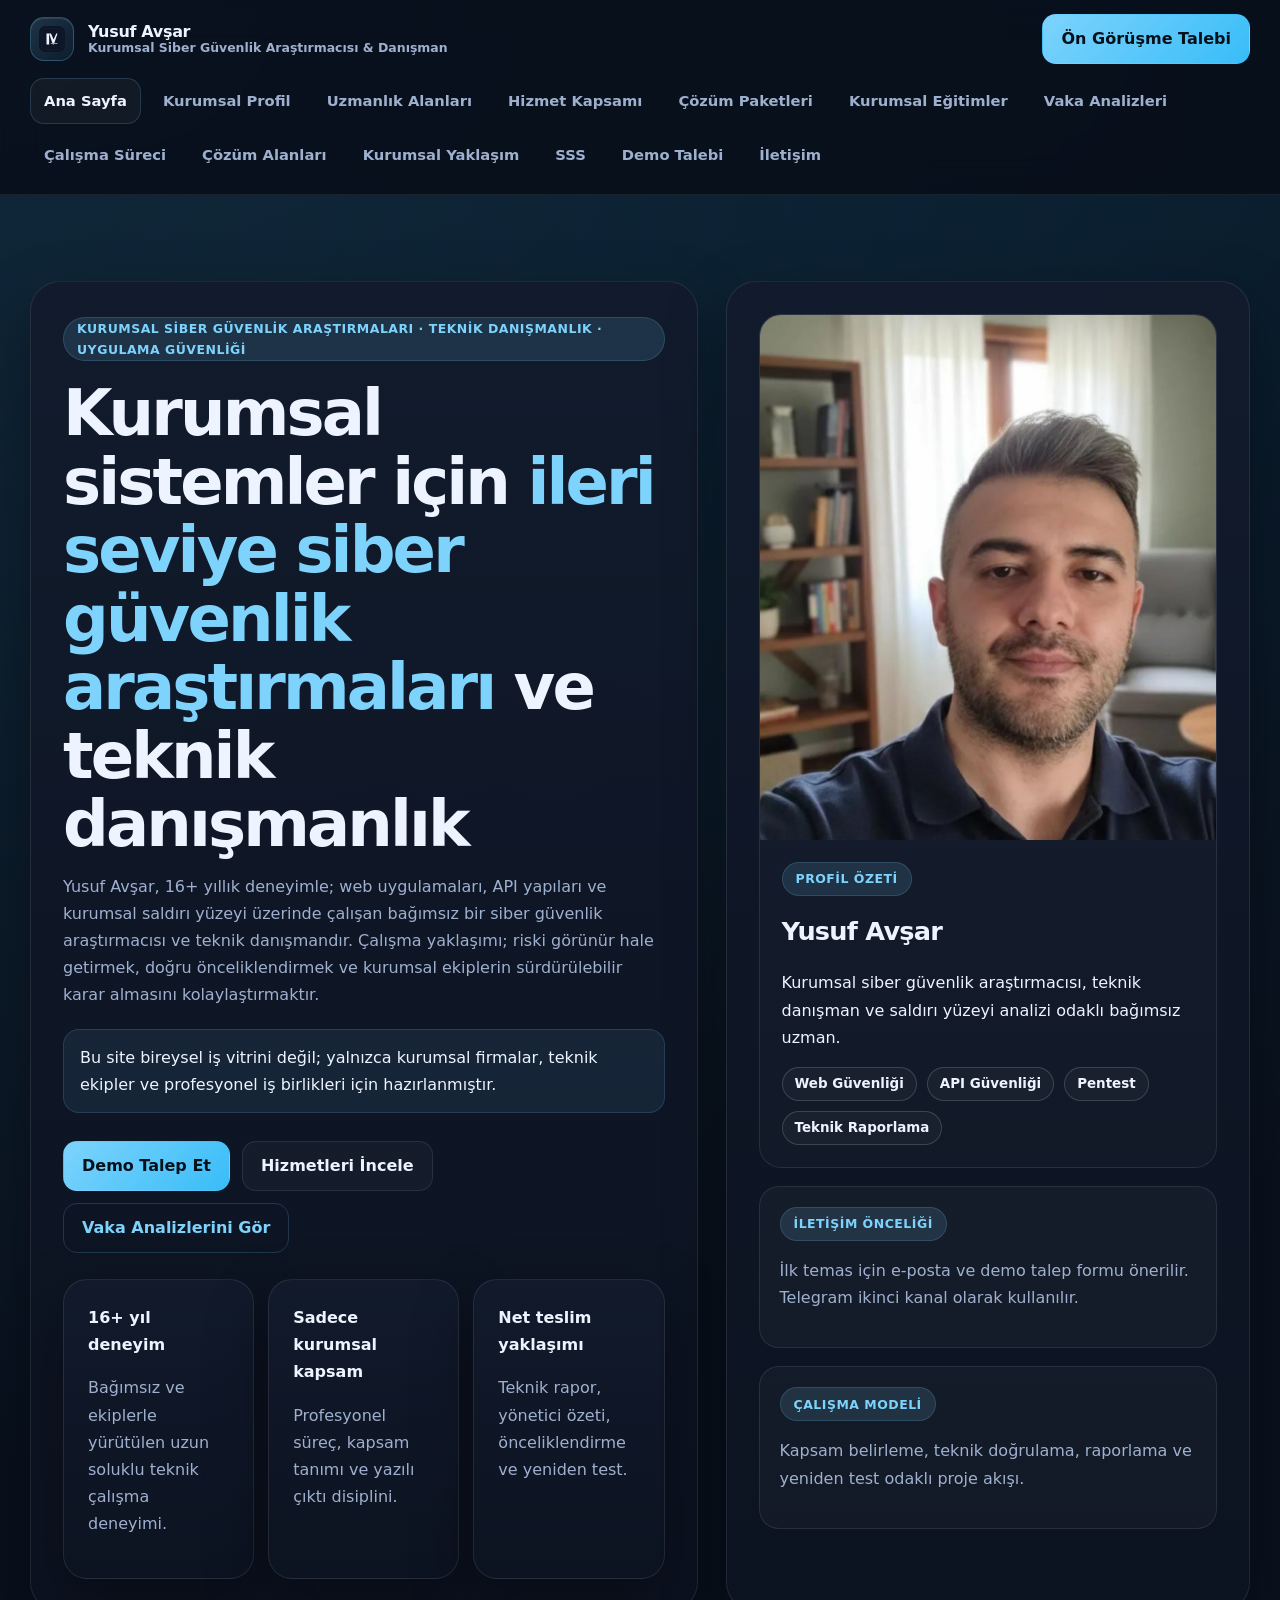
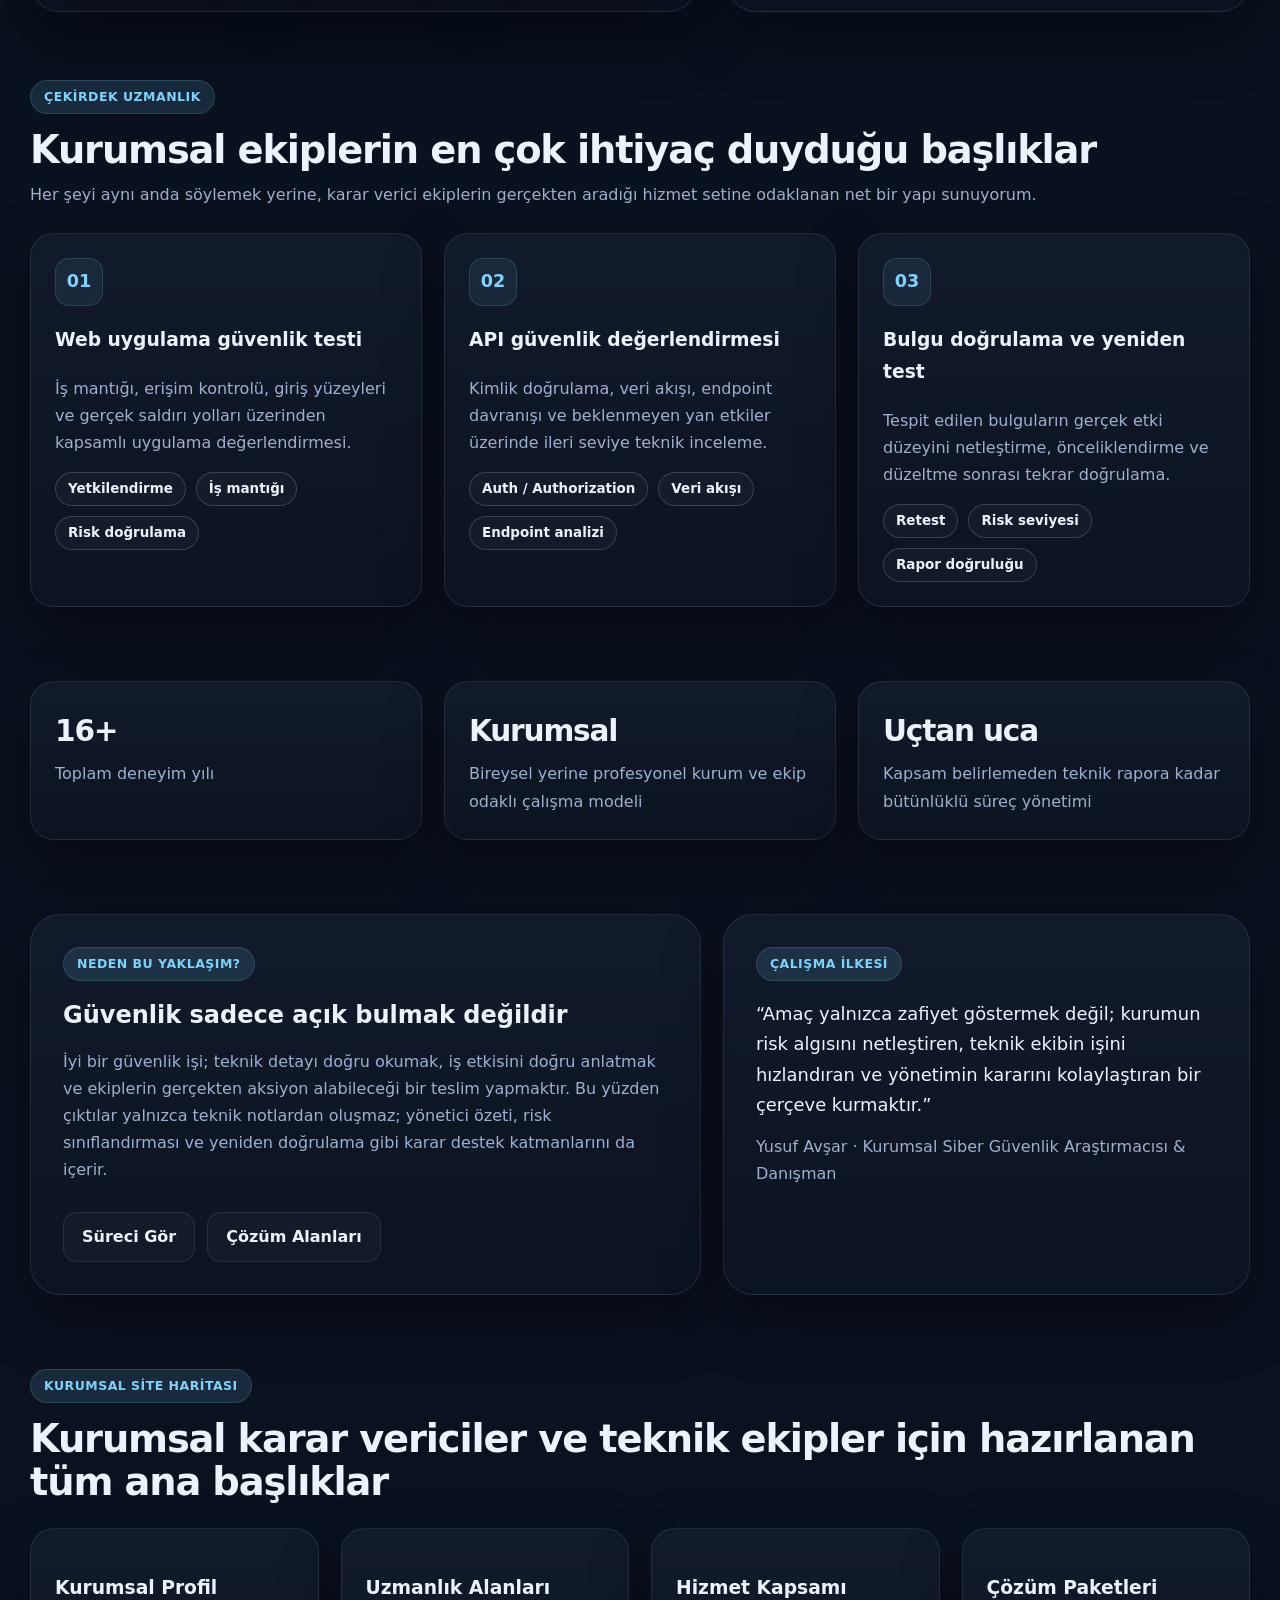
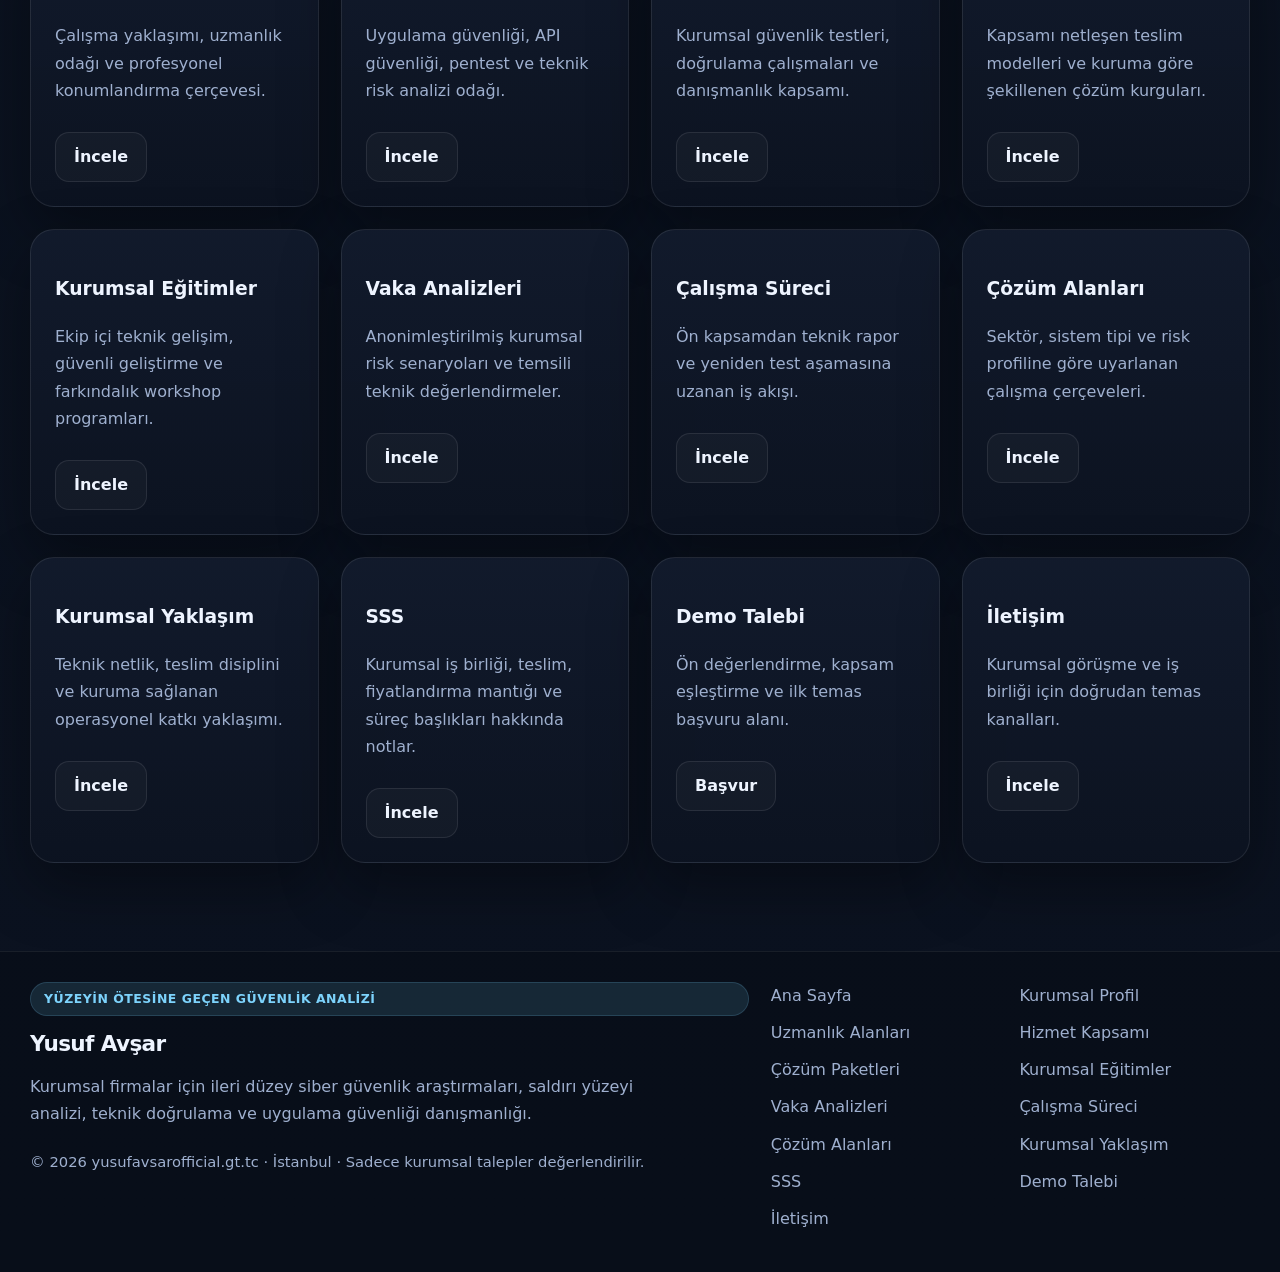
<file: index.html>
<!DOCTYPE html>
<html lang="tr">
<head>
    <meta charset="UTF-8">
    <meta name="viewport" content="width=device-width, initial-scale=1.0">
    <title>Yusuf Avşar | Kurumsal Siber Güvenlik Araştırmaları ve Teknik Danışmanlık</title>
    <meta name="description" content="Yusuf Avşar resmi web sitesi. Kurumsal sistemler için ileri düzey siber güvenlik araştırmaları, saldırı yüzeyi analizi ve teknik danışmanlık.">
    <meta name="theme-color" content="#0b1220">
    <meta property="og:type" content="website">
    <meta property="og:title" content="Yusuf Avşar | Kurumsal Siber Güvenlik Araştırmaları ve Teknik Danışmanlık">
    <meta property="og:description" content="Yusuf Avşar resmi web sitesi. Kurumsal sistemler için ileri düzey siber güvenlik araştırmaları, saldırı yüzeyi analizi ve teknik danışmanlık.">
    <meta property="og:site_name" content="Yusuf Avşar Official">
    <link rel="icon" href="favicon.svg" type="image/svg+xml">
    <link rel="stylesheet" href="site-theme.css">
    <script src="ortak-api.js" defer></script>
</head>
<body>
    <a class="skip-link" href="#icerik">İçeriğe geç</a>
    
    <header class="site-header">
        <div class="container header-inner">
            <a class="brand" href="index.html" aria-label="Yusuf Avşar ana sayfa">
                <span class="brand-mark"><img src="logo.svg" alt="YA logo"></span>
                <span class="brand-text"><strong>Yusuf Avşar</strong><span>Kurumsal Siber Güvenlik Araştırmacısı & Danışman</span></span>
            </a>
            <button class="nav-toggle" type="button" aria-label="Menüyü aç veya kapat" aria-expanded="false"><span></span></button>
            <nav class="site-nav" aria-label="Ana menü"><ul class="nav-list"><li><a class="nav-link" href="index.html">Ana Sayfa</a></li><li><a class="nav-link" href="hakkimda.html">Kurumsal Profil</a></li><li><a class="nav-link" href="faaliyetler.html">Uzmanlık Alanları</a></li><li><a class="nav-link" href="hizmetler.html">Hizmet Kapsamı</a></li><li><a class="nav-link" href="urunler.html">Çözüm Paketleri</a></li><li><a class="nav-link" href="egitimler.html">Kurumsal Eğitimler</a></li><li><a class="nav-link" href="vaka-analizleri.html">Vaka Analizleri</a></li><li><a class="nav-link" href="calisma-sureci.html">Çalışma Süreci</a></li><li><a class="nav-link" href="cozum-alanlari.html">Çözüm Alanları</a></li><li><a class="nav-link" href="katkilar.html">Kurumsal Yaklaşım</a></li><li><a class="nav-link" href="sss.html">SSS</a></li><li><a class="nav-link" href="demo-talep.html">Demo Talebi</a></li><li><a class="nav-link" href="iletisim.html">İletişim</a></li></ul></nav>
            <a class="btn btn-primary header-cta" href="demo-talep.html">Ön Görüşme Talebi</a>
        </div>
    </header>
    <main id="icerik">
<section class="hero">
  <div class="container hero-grid">
    <div class="hero-copy">
      <span class="eyebrow">Kurumsal siber güvenlik araştırmaları · teknik danışmanlık · uygulama güvenliği</span>
      <h1 class="hero-title">Kurumsal sistemler için <span>ileri seviye siber güvenlik araştırmaları</span> ve teknik danışmanlık</h1>
      <p class="hero-text">Yusuf Avşar, 16+ yıllık deneyimle; web uygulamaları, API yapıları ve kurumsal saldırı yüzeyi üzerinde çalışan bağımsız bir siber güvenlik araştırmacısı ve teknik danışmandır. Çalışma yaklaşımı; riski görünür hale getirmek, doğru önceliklendirmek ve kurumsal ekiplerin sürdürülebilir karar almasını kolaylaştırmaktır.</p>
      <div class="notice-bar">Bu site bireysel iş vitrini değil; yalnızca kurumsal firmalar, teknik ekipler ve profesyonel iş birlikleri için hazırlanmıştır.</div>
      <div class="hero-actions">
        <a class="btn btn-primary" href="demo-talep.html">Demo Talep Et</a>
        <a class="btn btn-secondary" href="hizmetler.html">Hizmetleri İncele</a>
        <a class="btn btn-ghost" href="vaka-analizleri.html">Vaka Analizlerini Gör</a>
      </div>
      <div class="hero-highlight">
        <article class="mini-card"><strong>16+ yıl deneyim</strong><p class="muted">Bağımsız ve ekiplerle yürütülen uzun soluklu teknik çalışma deneyimi.</p></article>
        <article class="mini-card"><strong>Sadece kurumsal kapsam</strong><p class="muted">Profesyonel süreç, kapsam tanımı ve yazılı çıktı disiplini.</p></article>
        <article class="mini-card"><strong>Net teslim yaklaşımı</strong><p class="muted">Teknik rapor, yönetici özeti, önceliklendirme ve yeniden test.</p></article>
      </div>
    </div>
    <aside class="hero-panel">
      <div class="portrait-card">
        <img class="portrait" src="profile.jpg" alt="Yusuf Avşar profil fotoğrafı">
        <div class="portrait-body">
          <span class="mini-label">Profil özeti</span>
          <h2>Yusuf Avşar</h2>
          <p>Kurumsal siber güvenlik araştırmacısı, teknik danışman ve saldırı yüzeyi analizi odaklı bağımsız uzman.</p>
          <div class="badge-row">
            <span class="chip">Web Güvenliği</span>
            <span class="chip">API Güvenliği</span>
            <span class="chip">Pentest</span>
            <span class="chip">Teknik Raporlama</span>
          </div>
        </div>
      </div>
      <div class="info-stack">
        <div class="mini-panel"><span class="mini-label">İletişim önceliği</span><p class="muted">İlk temas için e-posta ve demo talep formu önerilir. Telegram ikinci kanal olarak kullanılır.</p></div>
        <div class="mini-panel"><span class="mini-label">Çalışma modeli</span><p class="muted">Kapsam belirleme, teknik doğrulama, raporlama ve yeniden test odaklı proje akışı.</p></div>
      </div>
    </aside>
  </div>
</section>

<section class="section">
  <div class="container section-head">
    <span class="section-kicker">Çekirdek uzmanlık</span>
    <h2>Kurumsal ekiplerin en çok ihtiyaç duyduğu başlıklar</h2>
    <p>Her şeyi aynı anda söylemek yerine, karar verici ekiplerin gerçekten aradığı hizmet setine odaklanan net bir yapı sunuyorum.</p>
  </div>
  <div class="container card-grid card-grid-3">
    <article class="card"><div class="feature-top"><span class="card-icon">01</span></div><h3>Web uygulama güvenlik testi</h3><p>İş mantığı, erişim kontrolü, giriş yüzeyleri ve gerçek saldırı yolları üzerinden kapsamlı uygulama değerlendirmesi.</p><ul class="tag-list"><li>Yetkilendirme</li><li>İş mantığı</li><li>Risk doğrulama</li></ul></article>
    <article class="card"><div class="feature-top"><span class="card-icon">02</span></div><h3>API güvenlik değerlendirmesi</h3><p>Kimlik doğrulama, veri akışı, endpoint davranışı ve beklenmeyen yan etkiler üzerinde ileri seviye teknik inceleme.</p><ul class="tag-list"><li>Auth / Authorization</li><li>Veri akışı</li><li>Endpoint analizi</li></ul></article>
    <article class="card"><div class="feature-top"><span class="card-icon">03</span></div><h3>Bulgu doğrulama ve yeniden test</h3><p>Tespit edilen bulguların gerçek etki düzeyini netleştirme, önceliklendirme ve düzeltme sonrası tekrar doğrulama.</p><ul class="tag-list"><li>Retest</li><li>Risk seviyesi</li><li>Rapor doğruluğu</li></ul></article>
  </div>
</section>

<section class="section">
  <div class="container stats-grid stats-grid-3">
    <article class="stat-card"><strong>16+</strong><p>Toplam deneyim yılı</p></article>
    <article class="stat-card"><strong>Kurumsal</strong><p>Bireysel yerine profesyonel kurum ve ekip odaklı çalışma modeli</p></article>
    <article class="stat-card"><strong>Uçtan uca</strong><p>Kapsam belirlemeden teknik rapora kadar bütünlüklü süreç yönetimi</p></article>
  </div>
</section>

<section class="section">
  <div class="container split-layout">
    <article class="panel">
      <span class="section-kicker">Neden bu yaklaşım?</span>
      <h2 style="margin:14px 0 12px;">Güvenlik sadece açık bulmak değildir</h2>
      <p class="lead">İyi bir güvenlik işi; teknik detayı doğru okumak, iş etkisini doğru anlatmak ve ekiplerin gerçekten aksiyon alabileceği bir teslim yapmaktır. Bu yüzden çıktılar yalnızca teknik notlardan oluşmaz; yönetici özeti, risk sınıflandırması ve yeniden doğrulama gibi karar destek katmanlarını da içerir.</p>
      <div class="actions"><a class="btn btn-secondary" href="calisma-sureci.html">Süreci Gör</a><a class="btn btn-secondary" href="cozum-alanlari.html">Çözüm Alanları</a></div>
    </article>
    <aside class="quote-box">
      <span class="section-kicker">Çalışma ilkesi</span>
      <blockquote>“Amaç yalnızca zafiyet göstermek değil; kurumun risk algısını netleştiren, teknik ekibin işini hızlandıran ve yönetimin kararını kolaylaştıran bir çerçeve kurmaktır.”</blockquote>
      <cite>Yusuf Avşar · Kurumsal Siber Güvenlik Araştırmacısı & Danışman</cite>
    </aside>
  </div>
</section>

<section class="section">
  <div class="container section-head">
    <span class="section-kicker">Kurumsal site haritası</span>
    <h2>Kurumsal karar vericiler ve teknik ekipler için hazırlanan tüm ana başlıklar</h2>
  </div>
  <div class="container grid-4">
    <article class="card"><h3>Kurumsal Profil</h3><p>Çalışma yaklaşımı, uzmanlık odağı ve profesyonel konumlandırma çerçevesi.</p><div class="actions"><a class="btn btn-secondary" href="hakkimda.html">İncele</a></div></article>
    <article class="card"><h3>Uzmanlık Alanları</h3><p>Uygulama güvenliği, API güvenliği, pentest ve teknik risk analizi odağı.</p><div class="actions"><a class="btn btn-secondary" href="faaliyetler.html">İncele</a></div></article>
    <article class="card"><h3>Hizmet Kapsamı</h3><p>Kurumsal güvenlik testleri, doğrulama çalışmaları ve danışmanlık kapsamı.</p><div class="actions"><a class="btn btn-secondary" href="hizmetler.html">İncele</a></div></article>
    <article class="card"><h3>Çözüm Paketleri</h3><p>Kapsamı netleşen teslim modelleri ve kuruma göre şekillenen çözüm kurguları.</p><div class="actions"><a class="btn btn-secondary" href="urunler.html">İncele</a></div></article>
    <article class="card"><h3>Kurumsal Eğitimler</h3><p>Ekip içi teknik gelişim, güvenli geliştirme ve farkındalık workshop programları.</p><div class="actions"><a class="btn btn-secondary" href="egitimler.html">İncele</a></div></article>
    <article class="card"><h3>Vaka Analizleri</h3><p>Anonimleştirilmiş kurumsal risk senaryoları ve temsili teknik değerlendirmeler.</p><div class="actions"><a class="btn btn-secondary" href="vaka-analizleri.html">İncele</a></div></article>
    <article class="card"><h3>Çalışma Süreci</h3><p>Ön kapsamdan teknik rapor ve yeniden test aşamasına uzanan iş akışı.</p><div class="actions"><a class="btn btn-secondary" href="calisma-sureci.html">İncele</a></div></article>
    <article class="card"><h3>Çözüm Alanları</h3><p>Sektör, sistem tipi ve risk profiline göre uyarlanan çalışma çerçeveleri.</p><div class="actions"><a class="btn btn-secondary" href="cozum-alanlari.html">İncele</a></div></article>
    <article class="card"><h3>Kurumsal Yaklaşım</h3><p>Teknik netlik, teslim disiplini ve kuruma sağlanan operasyonel katkı yaklaşımı.</p><div class="actions"><a class="btn btn-secondary" href="katkilar.html">İncele</a></div></article>
    <article class="card"><h3>SSS</h3><p>Kurumsal iş birliği, teslim, fiyatlandırma mantığı ve süreç başlıkları hakkında notlar.</p><div class="actions"><a class="btn btn-secondary" href="sss.html">İncele</a></div></article>
    <article class="card"><h3>Demo Talebi</h3><p>Ön değerlendirme, kapsam eşleştirme ve ilk temas başvuru alanı.</p><div class="actions"><a class="btn btn-secondary" href="demo-talep.html">Başvur</a></div></article>
    <article class="card"><h3>İletişim</h3><p>Kurumsal görüşme ve iş birliği için doğrudan temas kanalları.</p><div class="actions"><a class="btn btn-secondary" href="iletisim.html">İncele</a></div></article>
  </div>
</section>

    </main>
    
    <footer class="site-footer">
        <div class="container footer-inner">
            <div class="footer-brand">
                <span class="section-kicker">Yüzeyin ötesine geçen güvenlik analizi</span>
                <h3 style="margin:0;font-size:1.35rem;letter-spacing:-.03em;">Yusuf Avşar</h3>
                <p class="muted" style="margin:0;max-width:640px;">Kurumsal firmalar için ileri düzey siber güvenlik araştırmaları, saldırı yüzeyi analizi, teknik doğrulama ve uygulama güvenliği danışmanlığı.</p>
                <div class="footer-meta">© <span data-current-year></span> yusufavsarofficial.gt.tc · İstanbul · Sadece kurumsal talepler değerlendirilir.</div>
            </div>
            <ul class="footer-links"><li><a href="index.html">Ana Sayfa</a></li><li><a href="hakkimda.html">Kurumsal Profil</a></li><li><a href="faaliyetler.html">Uzmanlık Alanları</a></li><li><a href="hizmetler.html">Hizmet Kapsamı</a></li><li><a href="urunler.html">Çözüm Paketleri</a></li><li><a href="egitimler.html">Kurumsal Eğitimler</a></li><li><a href="vaka-analizleri.html">Vaka Analizleri</a></li><li><a href="calisma-sureci.html">Çalışma Süreci</a></li><li><a href="cozum-alanlari.html">Çözüm Alanları</a></li><li><a href="katkilar.html">Kurumsal Yaklaşım</a></li><li><a href="sss.html">SSS</a></li><li><a href="demo-talep.html">Demo Talebi</a></li><li><a href="iletisim.html">İletişim</a></li></ul>
        </div>
    </footer>
    
</body>
</html>
</file>
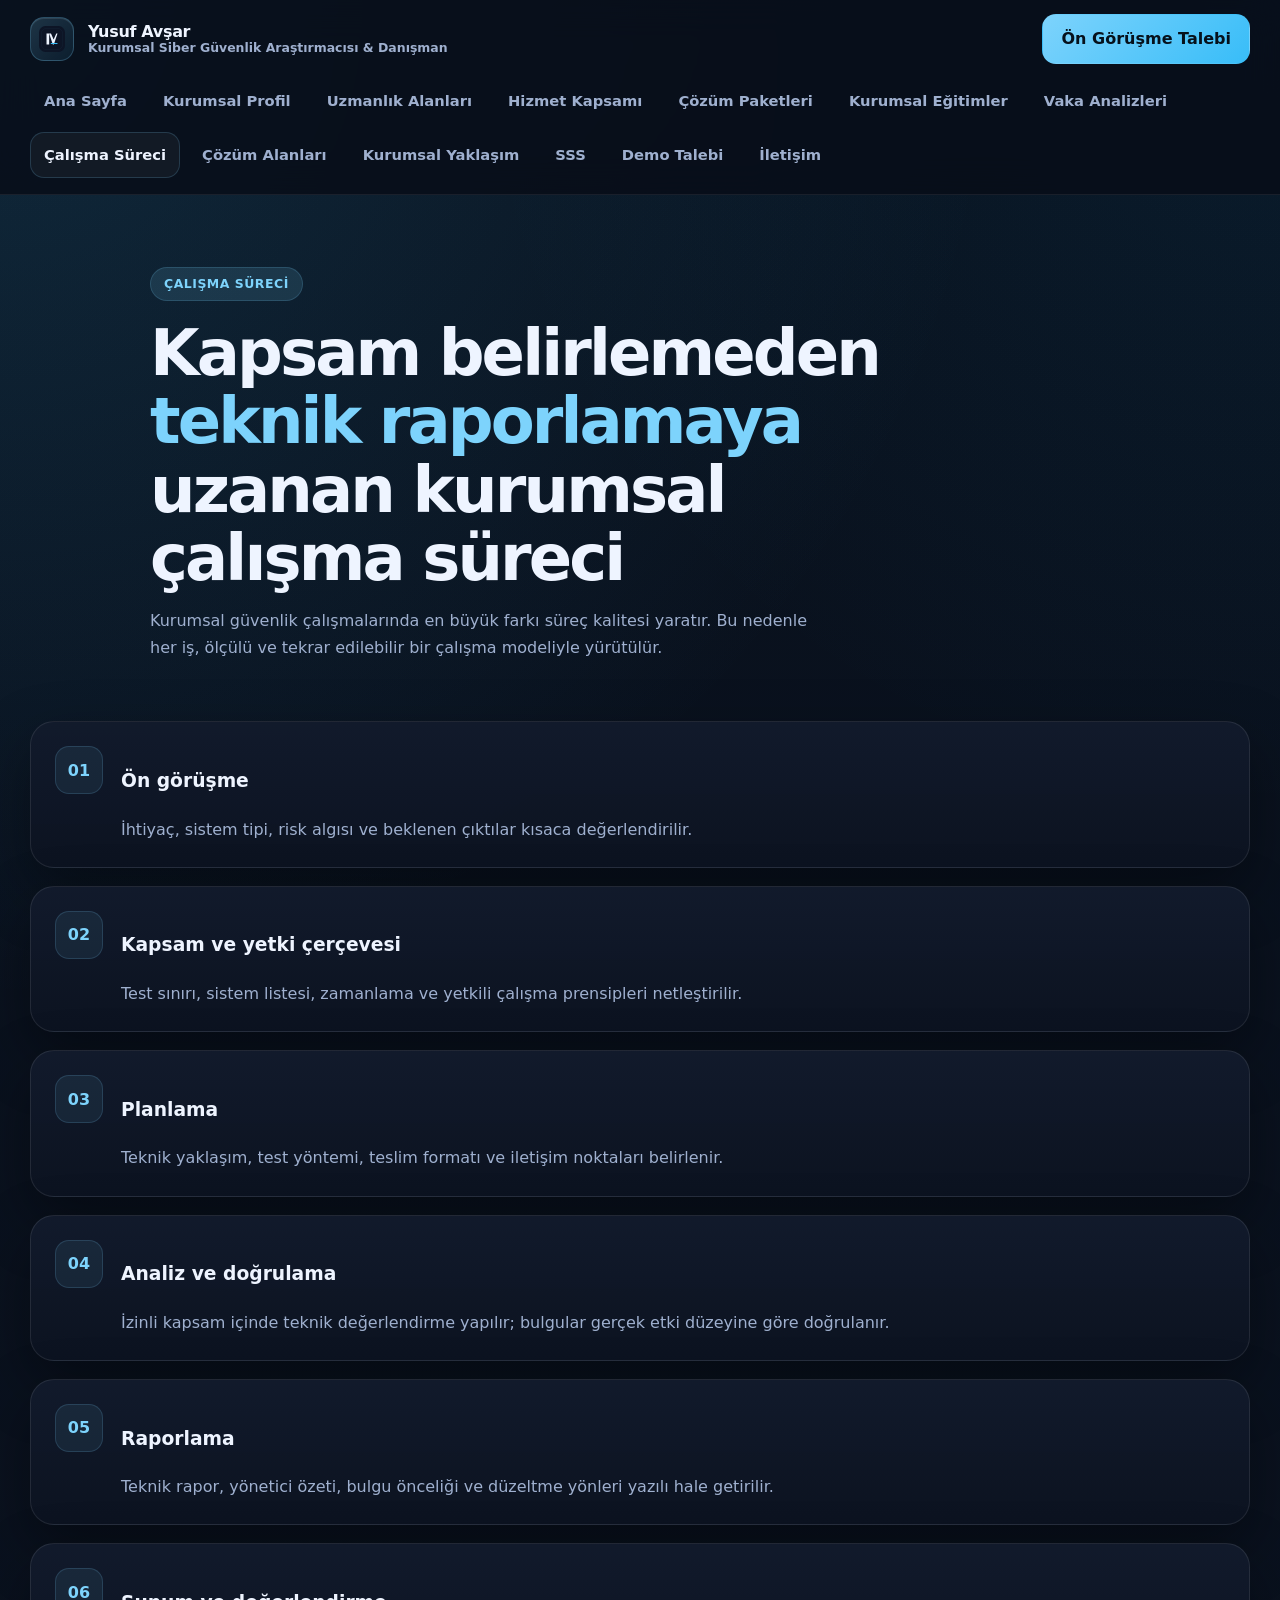
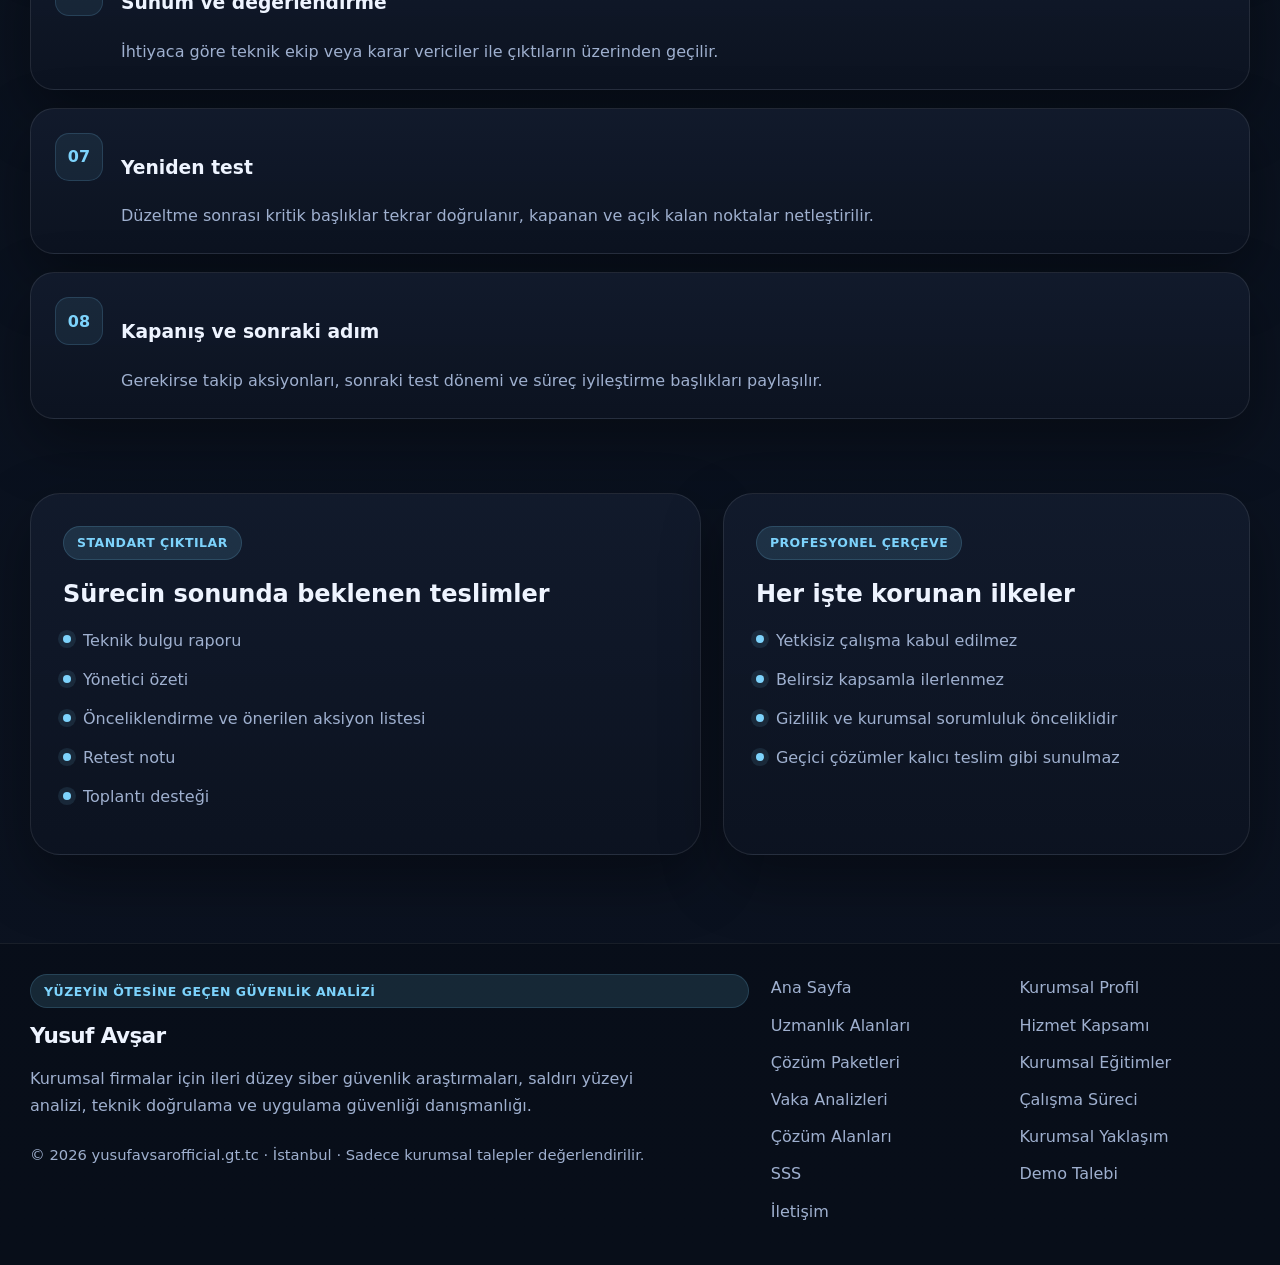
<file: calisma-sureci.html>
<!DOCTYPE html>
<html lang="tr">
<head>
    <meta charset="UTF-8">
    <meta name="viewport" content="width=device-width, initial-scale=1.0">
    <title>Çalışma Süreci | Ön Kapsamdan Teknik Rapor ve Yeniden Teste Uzanan Kurumsal Akış</title>
    <meta name="description" content="Ön görüşme, kapsam, analiz, raporlama ve yeniden test aşamalarını içeren profesyonel süreç.">
    <meta name="theme-color" content="#0b1220">
    <meta property="og:type" content="website">
    <meta property="og:title" content="Çalışma Süreci | Ön Kapsamdan Teknik Rapor ve Yeniden Teste Uzanan Kurumsal Akış">
    <meta property="og:description" content="Ön görüşme, kapsam, analiz, raporlama ve yeniden test aşamalarını içeren profesyonel süreç.">
    <meta property="og:site_name" content="Yusuf Avşar Official">
    <link rel="icon" href="favicon.svg" type="image/svg+xml">
    <link rel="stylesheet" href="site-theme.css">
    <script src="ortak-api.js" defer></script>
</head>
<body>
    <a class="skip-link" href="#icerik">İçeriğe geç</a>
    
    <header class="site-header">
        <div class="container header-inner">
            <a class="brand" href="index.html" aria-label="Yusuf Avşar ana sayfa">
                <span class="brand-mark"><img src="logo.svg" alt="YA logo"></span>
                <span class="brand-text"><strong>Yusuf Avşar</strong><span>Kurumsal Siber Güvenlik Araştırmacısı & Danışman</span></span>
            </a>
            <button class="nav-toggle" type="button" aria-label="Menüyü aç veya kapat" aria-expanded="false"><span></span></button>
            <nav class="site-nav" aria-label="Ana menü"><ul class="nav-list"><li><a class="nav-link" href="index.html">Ana Sayfa</a></li><li><a class="nav-link" href="hakkimda.html">Kurumsal Profil</a></li><li><a class="nav-link" href="faaliyetler.html">Uzmanlık Alanları</a></li><li><a class="nav-link" href="hizmetler.html">Hizmet Kapsamı</a></li><li><a class="nav-link" href="urunler.html">Çözüm Paketleri</a></li><li><a class="nav-link" href="egitimler.html">Kurumsal Eğitimler</a></li><li><a class="nav-link" href="vaka-analizleri.html">Vaka Analizleri</a></li><li><a class="nav-link" href="calisma-sureci.html">Çalışma Süreci</a></li><li><a class="nav-link" href="cozum-alanlari.html">Çözüm Alanları</a></li><li><a class="nav-link" href="katkilar.html">Kurumsal Yaklaşım</a></li><li><a class="nav-link" href="sss.html">SSS</a></li><li><a class="nav-link" href="demo-talep.html">Demo Talebi</a></li><li><a class="nav-link" href="iletisim.html">İletişim</a></li></ul></nav>
            <a class="btn btn-primary header-cta" href="demo-talep.html">Ön Görüşme Talebi</a>
        </div>
    </header>
    <main id="icerik">
<section class="page-hero"><div class="container"><span class="eyebrow">Çalışma süreci</span><h1 class="page-title">Kapsam belirlemeden <span>teknik raporlamaya</span> uzanan kurumsal çalışma süreci</h1><p class="lead">Kurumsal güvenlik çalışmalarında en büyük farkı süreç kalitesi yaratır. Bu nedenle her iş, ölçülü ve tekrar edilebilir bir çalışma modeliyle yürütülür.</p></div></section>
<section class="section"><div class="container timeline">
<article class="timeline-item"><span class="timeline-step">01</span><div><h3>Ön görüşme</h3><p>İhtiyaç, sistem tipi, risk algısı ve beklenen çıktılar kısaca değerlendirilir.</p></div></article>
<article class="timeline-item"><span class="timeline-step">02</span><div><h3>Kapsam ve yetki çerçevesi</h3><p>Test sınırı, sistem listesi, zamanlama ve yetkili çalışma prensipleri netleştirilir.</p></div></article>
<article class="timeline-item"><span class="timeline-step">03</span><div><h3>Planlama</h3><p>Teknik yaklaşım, test yöntemi, teslim formatı ve iletişim noktaları belirlenir.</p></div></article>
<article class="timeline-item"><span class="timeline-step">04</span><div><h3>Analiz ve doğrulama</h3><p>İzinli kapsam içinde teknik değerlendirme yapılır; bulgular gerçek etki düzeyine göre doğrulanır.</p></div></article>
<article class="timeline-item"><span class="timeline-step">05</span><div><h3>Raporlama</h3><p>Teknik rapor, yönetici özeti, bulgu önceliği ve düzeltme yönleri yazılı hale getirilir.</p></div></article>
<article class="timeline-item"><span class="timeline-step">06</span><div><h3>Sunum ve değerlendirme</h3><p>İhtiyaca göre teknik ekip veya karar vericiler ile çıktıların üzerinden geçilir.</p></div></article>
<article class="timeline-item"><span class="timeline-step">07</span><div><h3>Yeniden test</h3><p>Düzeltme sonrası kritik başlıklar tekrar doğrulanır, kapanan ve açık kalan noktalar netleştirilir.</p></div></article>
<article class="timeline-item"><span class="timeline-step">08</span><div><h3>Kapanış ve sonraki adım</h3><p>Gerekirse takip aksiyonları, sonraki test dönemi ve süreç iyileştirme başlıkları paylaşılır.</p></div></article>
</div></section>
<section class="section"><div class="container split-layout"><article class="panel"><span class="section-kicker">Standart çıktılar</span><h2 style="margin:14px 0 12px;">Sürecin sonunda beklenen teslimler</h2><ul class="check-list"><li>Teknik bulgu raporu</li><li>Yönetici özeti</li><li>Önceliklendirme ve önerilen aksiyon listesi</li><li>Retest notu</li><li>Toplantı desteği</li></ul></article><aside class="panel"><span class="section-kicker">Profesyonel çerçeve</span><h2 style="margin:14px 0 12px;">Her işte korunan ilkeler</h2><ul class="policy-list"><li>Yetkisiz çalışma kabul edilmez</li><li>Belirsiz kapsamla ilerlenmez</li><li>Gizlilik ve kurumsal sorumluluk önceliklidir</li><li>Geçici çözümler kalıcı teslim gibi sunulmaz</li></ul></aside></div></section>

    </main>
    
    <footer class="site-footer">
        <div class="container footer-inner">
            <div class="footer-brand">
                <span class="section-kicker">Yüzeyin ötesine geçen güvenlik analizi</span>
                <h3 style="margin:0;font-size:1.35rem;letter-spacing:-.03em;">Yusuf Avşar</h3>
                <p class="muted" style="margin:0;max-width:640px;">Kurumsal firmalar için ileri düzey siber güvenlik araştırmaları, saldırı yüzeyi analizi, teknik doğrulama ve uygulama güvenliği danışmanlığı.</p>
                <div class="footer-meta">© <span data-current-year></span> yusufavsarofficial.gt.tc · İstanbul · Sadece kurumsal talepler değerlendirilir.</div>
            </div>
            <ul class="footer-links"><li><a href="index.html">Ana Sayfa</a></li><li><a href="hakkimda.html">Kurumsal Profil</a></li><li><a href="faaliyetler.html">Uzmanlık Alanları</a></li><li><a href="hizmetler.html">Hizmet Kapsamı</a></li><li><a href="urunler.html">Çözüm Paketleri</a></li><li><a href="egitimler.html">Kurumsal Eğitimler</a></li><li><a href="vaka-analizleri.html">Vaka Analizleri</a></li><li><a href="calisma-sureci.html">Çalışma Süreci</a></li><li><a href="cozum-alanlari.html">Çözüm Alanları</a></li><li><a href="katkilar.html">Kurumsal Yaklaşım</a></li><li><a href="sss.html">SSS</a></li><li><a href="demo-talep.html">Demo Talebi</a></li><li><a href="iletisim.html">İletişim</a></li></ul>
        </div>
    </footer>
    
</body>
</html>
</file>
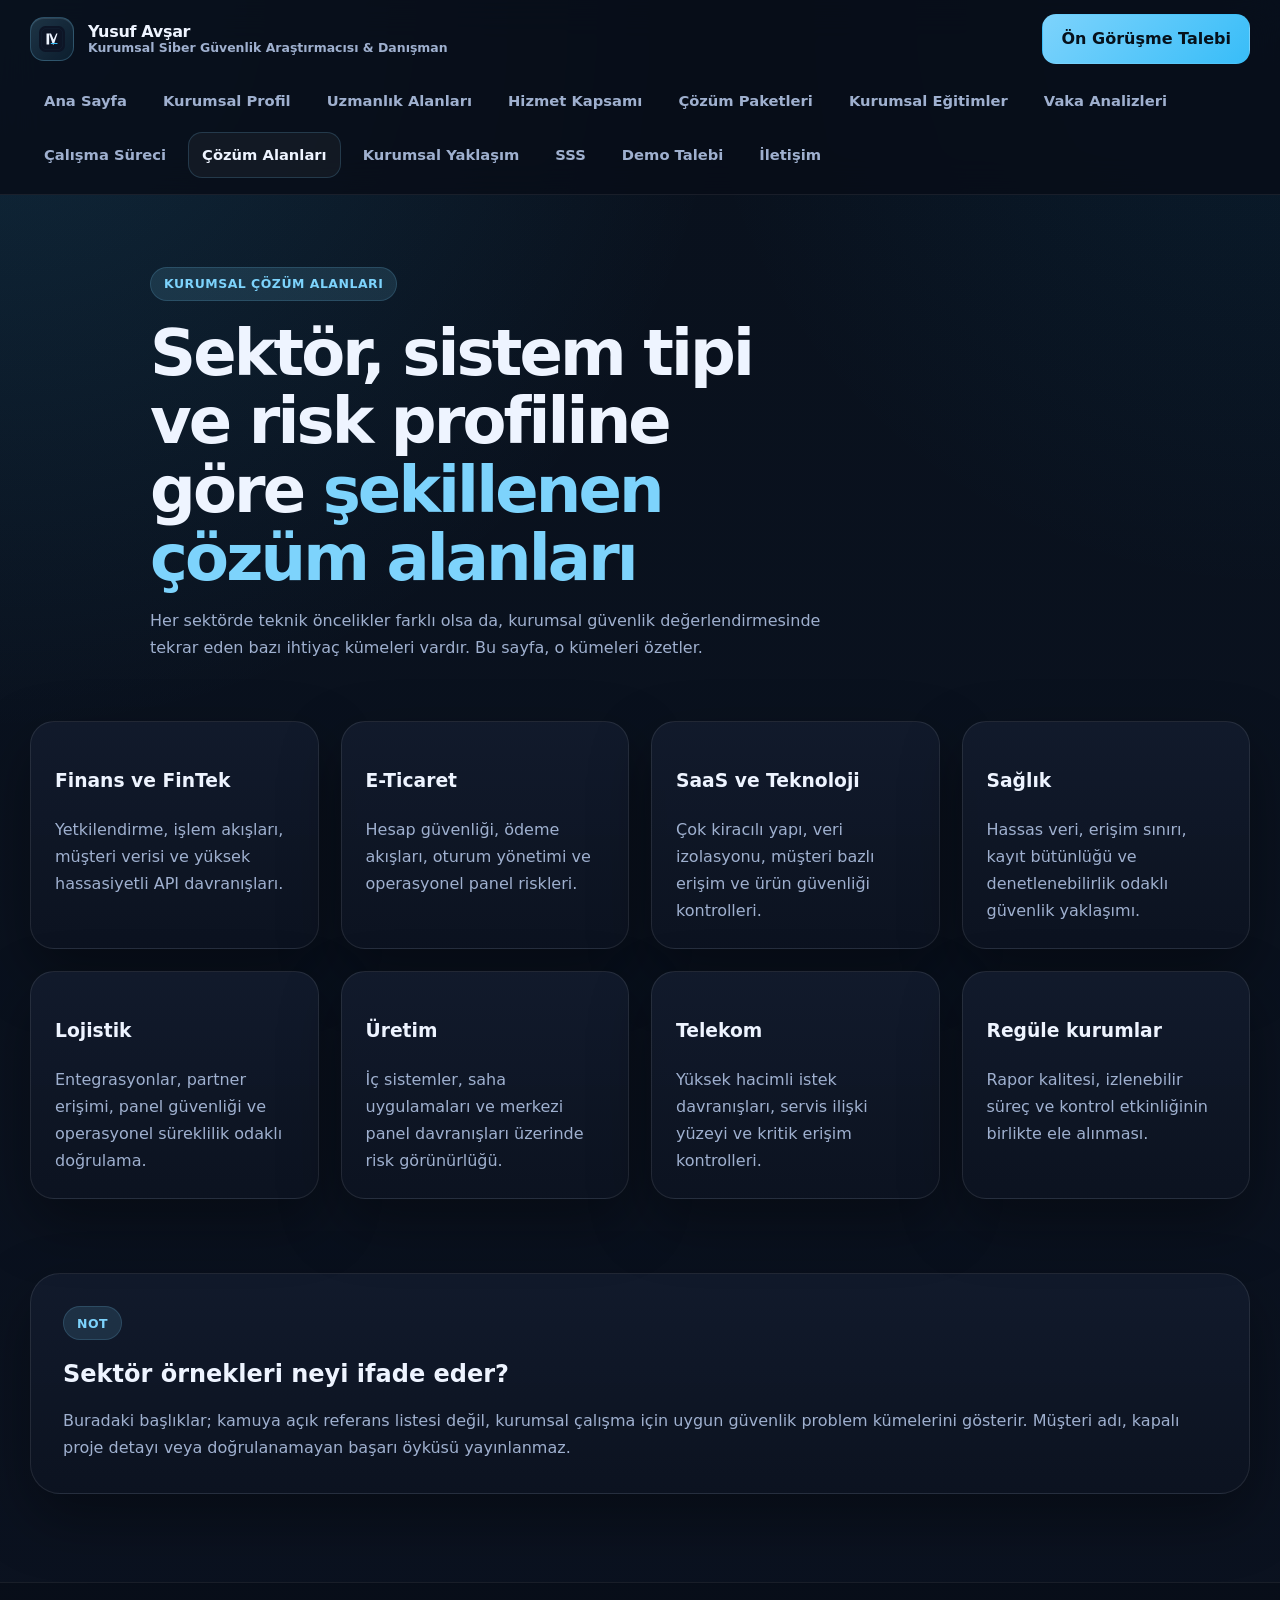
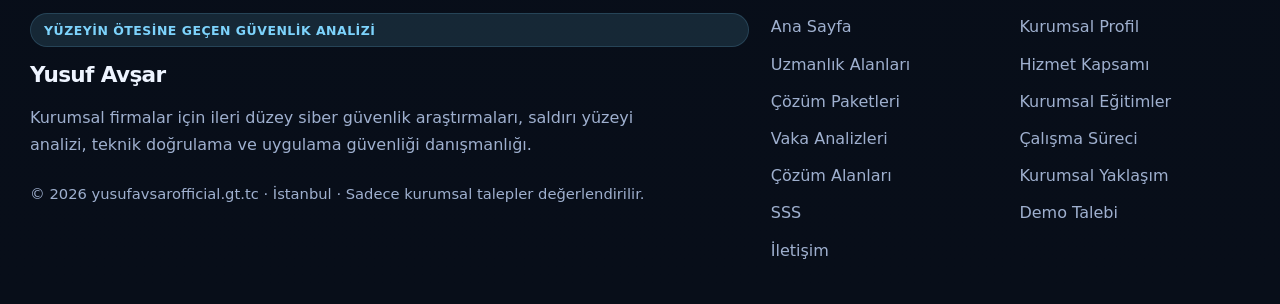
<file: cozum-alanlari.html>
<!DOCTYPE html>
<html lang="tr">
<head>
    <meta charset="UTF-8">
    <meta name="viewport" content="width=device-width, initial-scale=1.0">
    <title>Kurumsal Çözüm Alanları | Sektör, Sistem Tipi ve Risk Profiline Göre Güvenlik Çerçeveleri</title>
    <meta name="description" content="Finans, e-ticaret, SaaS ve regüle yapılar için uyarlanabilir güvenlik çözüm alanları.">
    <meta name="theme-color" content="#0b1220">
    <meta property="og:type" content="website">
    <meta property="og:title" content="Kurumsal Çözüm Alanları | Sektör, Sistem Tipi ve Risk Profiline Göre Güvenlik Çerçeveleri">
    <meta property="og:description" content="Finans, e-ticaret, SaaS ve regüle yapılar için uyarlanabilir güvenlik çözüm alanları.">
    <meta property="og:site_name" content="Yusuf Avşar Official">
    <link rel="icon" href="favicon.svg" type="image/svg+xml">
    <link rel="stylesheet" href="site-theme.css">
    <script src="ortak-api.js" defer></script>
</head>
<body>
    <a class="skip-link" href="#icerik">İçeriğe geç</a>
    
    <header class="site-header">
        <div class="container header-inner">
            <a class="brand" href="index.html" aria-label="Yusuf Avşar ana sayfa">
                <span class="brand-mark"><img src="logo.svg" alt="YA logo"></span>
                <span class="brand-text"><strong>Yusuf Avşar</strong><span>Kurumsal Siber Güvenlik Araştırmacısı & Danışman</span></span>
            </a>
            <button class="nav-toggle" type="button" aria-label="Menüyü aç veya kapat" aria-expanded="false"><span></span></button>
            <nav class="site-nav" aria-label="Ana menü"><ul class="nav-list"><li><a class="nav-link" href="index.html">Ana Sayfa</a></li><li><a class="nav-link" href="hakkimda.html">Kurumsal Profil</a></li><li><a class="nav-link" href="faaliyetler.html">Uzmanlık Alanları</a></li><li><a class="nav-link" href="hizmetler.html">Hizmet Kapsamı</a></li><li><a class="nav-link" href="urunler.html">Çözüm Paketleri</a></li><li><a class="nav-link" href="egitimler.html">Kurumsal Eğitimler</a></li><li><a class="nav-link" href="vaka-analizleri.html">Vaka Analizleri</a></li><li><a class="nav-link" href="calisma-sureci.html">Çalışma Süreci</a></li><li><a class="nav-link" href="cozum-alanlari.html">Çözüm Alanları</a></li><li><a class="nav-link" href="katkilar.html">Kurumsal Yaklaşım</a></li><li><a class="nav-link" href="sss.html">SSS</a></li><li><a class="nav-link" href="demo-talep.html">Demo Talebi</a></li><li><a class="nav-link" href="iletisim.html">İletişim</a></li></ul></nav>
            <a class="btn btn-primary header-cta" href="demo-talep.html">Ön Görüşme Talebi</a>
        </div>
    </header>
    <main id="icerik">
<section class="page-hero"><div class="container"><span class="eyebrow">Kurumsal çözüm alanları</span><h1 class="page-title">Sektör, sistem tipi ve risk profiline göre <span>şekillenen çözüm alanları</span></h1><p class="lead">Her sektörde teknik öncelikler farklı olsa da, kurumsal güvenlik değerlendirmesinde tekrar eden bazı ihtiyaç kümeleri vardır. Bu sayfa, o kümeleri özetler.</p></div></section>
<section class="section"><div class="container sector-grid sector-grid-4">
<article class="sector-card"><h3>Finans ve FinTek</h3><p>Yetkilendirme, işlem akışları, müşteri verisi ve yüksek hassasiyetli API davranışları.</p></article>
<article class="sector-card"><h3>E-Ticaret</h3><p>Hesap güvenliği, ödeme akışları, oturum yönetimi ve operasyonel panel riskleri.</p></article>
<article class="sector-card"><h3>SaaS ve Teknoloji</h3><p>Çok kiracılı yapı, veri izolasyonu, müşteri bazlı erişim ve ürün güvenliği kontrolleri.</p></article>
<article class="sector-card"><h3>Sağlık</h3><p>Hassas veri, erişim sınırı, kayıt bütünlüğü ve denetlenebilirlik odaklı güvenlik yaklaşımı.</p></article>
<article class="sector-card"><h3>Lojistik</h3><p>Entegrasyonlar, partner erişimi, panel güvenliği ve operasyonel süreklilik odaklı doğrulama.</p></article>
<article class="sector-card"><h3>Üretim</h3><p>İç sistemler, saha uygulamaları ve merkezi panel davranışları üzerinde risk görünürlüğü.</p></article>
<article class="sector-card"><h3>Telekom</h3><p>Yüksek hacimli istek davranışları, servis ilişki yüzeyi ve kritik erişim kontrolleri.</p></article>
<article class="sector-card"><h3>Regüle kurumlar</h3><p>Rapor kalitesi, izlenebilir süreç ve kontrol etkinliğinin birlikte ele alınması.</p></article>
</div></section>
<section class="section"><div class="container notice"><span class="section-kicker">Not</span><h2 style="margin:14px 0 12px;">Sektör örnekleri neyi ifade eder?</h2><p>Buradaki başlıklar; kamuya açık referans listesi değil, kurumsal çalışma için uygun güvenlik problem kümelerini gösterir. Müşteri adı, kapalı proje detayı veya doğrulanamayan başarı öyküsü yayınlanmaz.</p></div></section>

    </main>
    
    <footer class="site-footer">
        <div class="container footer-inner">
            <div class="footer-brand">
                <span class="section-kicker">Yüzeyin ötesine geçen güvenlik analizi</span>
                <h3 style="margin:0;font-size:1.35rem;letter-spacing:-.03em;">Yusuf Avşar</h3>
                <p class="muted" style="margin:0;max-width:640px;">Kurumsal firmalar için ileri düzey siber güvenlik araştırmaları, saldırı yüzeyi analizi, teknik doğrulama ve uygulama güvenliği danışmanlığı.</p>
                <div class="footer-meta">© <span data-current-year></span> yusufavsarofficial.gt.tc · İstanbul · Sadece kurumsal talepler değerlendirilir.</div>
            </div>
            <ul class="footer-links"><li><a href="index.html">Ana Sayfa</a></li><li><a href="hakkimda.html">Kurumsal Profil</a></li><li><a href="faaliyetler.html">Uzmanlık Alanları</a></li><li><a href="hizmetler.html">Hizmet Kapsamı</a></li><li><a href="urunler.html">Çözüm Paketleri</a></li><li><a href="egitimler.html">Kurumsal Eğitimler</a></li><li><a href="vaka-analizleri.html">Vaka Analizleri</a></li><li><a href="calisma-sureci.html">Çalışma Süreci</a></li><li><a href="cozum-alanlari.html">Çözüm Alanları</a></li><li><a href="katkilar.html">Kurumsal Yaklaşım</a></li><li><a href="sss.html">SSS</a></li><li><a href="demo-talep.html">Demo Talebi</a></li><li><a href="iletisim.html">İletişim</a></li></ul>
        </div>
    </footer>
    
</body>
</html>
</file>
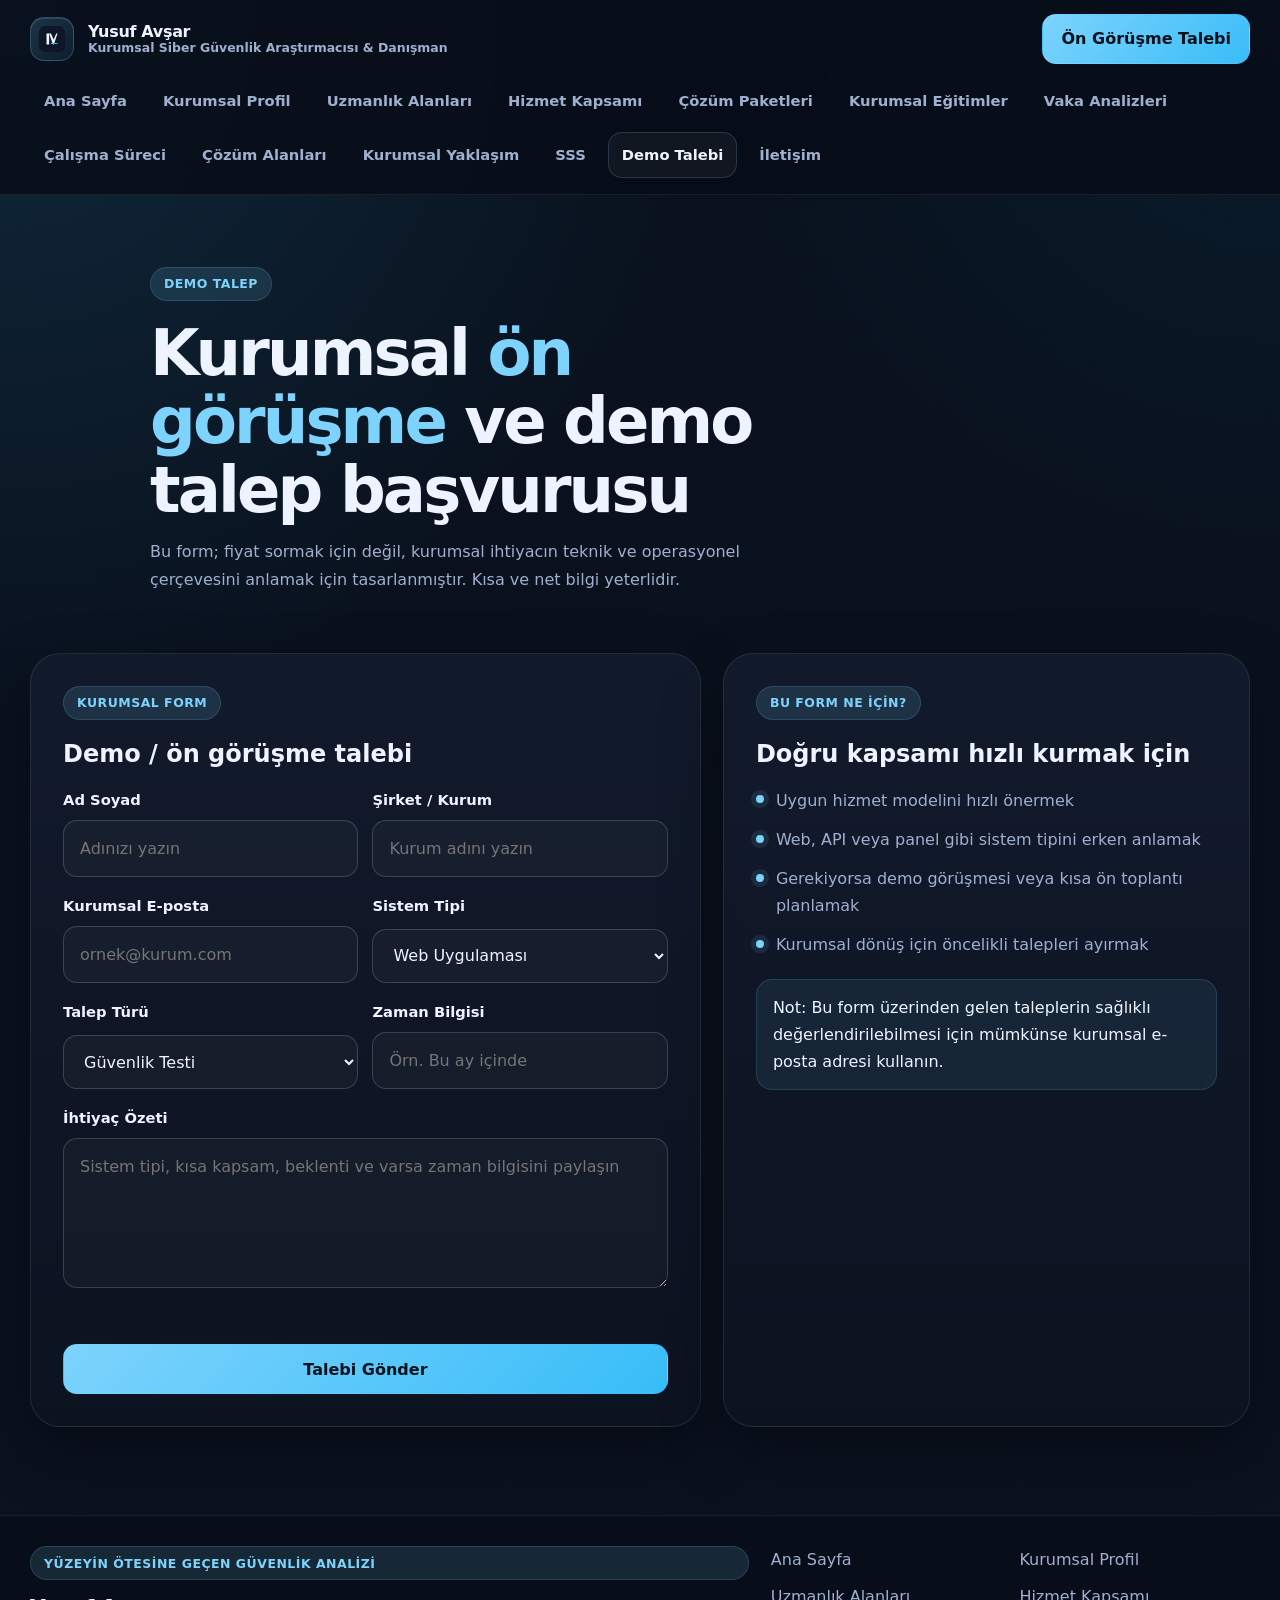
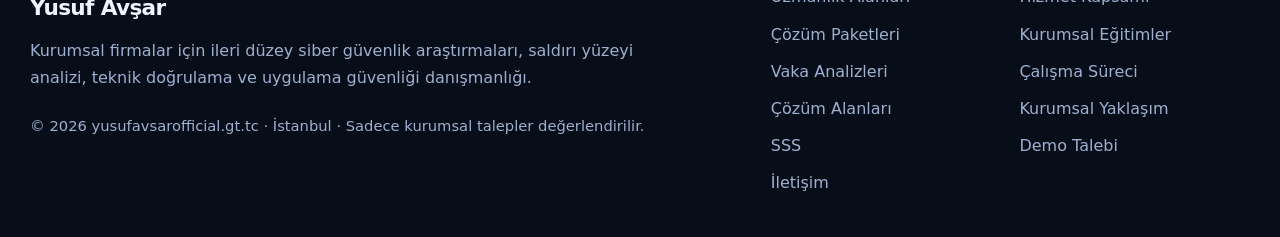
<file: demo-talep.html>
<!DOCTYPE html>
<html lang="tr">
<head>
    <meta charset="UTF-8">
    <meta name="viewport" content="width=device-width, initial-scale=1.0">
    <title>Demo Talebi | Kurumsal Ön Değerlendirme, Kapsam Eşleştirme ve İlk Temas Formu</title>
    <meta name="description" content="Kurumsal ön görüşme ve demo talep formu.">
    <meta name="theme-color" content="#0b1220">
    <meta property="og:type" content="website">
    <meta property="og:title" content="Demo Talebi | Kurumsal Ön Değerlendirme, Kapsam Eşleştirme ve İlk Temas Formu">
    <meta property="og:description" content="Kurumsal ön görüşme ve demo talep formu.">
    <meta property="og:site_name" content="Yusuf Avşar Official">
    <link rel="icon" href="favicon.svg" type="image/svg+xml">
    <link rel="stylesheet" href="site-theme.css">
    <script src="ortak-api.js" defer></script>
</head>
<body>
    <a class="skip-link" href="#icerik">İçeriğe geç</a>
    
    <header class="site-header">
        <div class="container header-inner">
            <a class="brand" href="index.html" aria-label="Yusuf Avşar ana sayfa">
                <span class="brand-mark"><img src="logo.svg" alt="YA logo"></span>
                <span class="brand-text"><strong>Yusuf Avşar</strong><span>Kurumsal Siber Güvenlik Araştırmacısı & Danışman</span></span>
            </a>
            <button class="nav-toggle" type="button" aria-label="Menüyü aç veya kapat" aria-expanded="false"><span></span></button>
            <nav class="site-nav" aria-label="Ana menü"><ul class="nav-list"><li><a class="nav-link" href="index.html">Ana Sayfa</a></li><li><a class="nav-link" href="hakkimda.html">Kurumsal Profil</a></li><li><a class="nav-link" href="faaliyetler.html">Uzmanlık Alanları</a></li><li><a class="nav-link" href="hizmetler.html">Hizmet Kapsamı</a></li><li><a class="nav-link" href="urunler.html">Çözüm Paketleri</a></li><li><a class="nav-link" href="egitimler.html">Kurumsal Eğitimler</a></li><li><a class="nav-link" href="vaka-analizleri.html">Vaka Analizleri</a></li><li><a class="nav-link" href="calisma-sureci.html">Çalışma Süreci</a></li><li><a class="nav-link" href="cozum-alanlari.html">Çözüm Alanları</a></li><li><a class="nav-link" href="katkilar.html">Kurumsal Yaklaşım</a></li><li><a class="nav-link" href="sss.html">SSS</a></li><li><a class="nav-link" href="demo-talep.html">Demo Talebi</a></li><li><a class="nav-link" href="iletisim.html">İletişim</a></li></ul></nav>
            <a class="btn btn-primary header-cta" href="demo-talep.html">Ön Görüşme Talebi</a>
        </div>
    </header>
    <main id="icerik">
<section class="page-hero"><div class="container"><span class="eyebrow">Demo talep</span><h1 class="page-title">Kurumsal <span>ön görüşme</span> ve demo talep başvurusu</h1><p class="lead">Bu form; fiyat sormak için değil, kurumsal ihtiyacın teknik ve operasyonel çerçevesini anlamak için tasarlanmıştır. Kısa ve net bilgi yeterlidir.</p></div></section>
<section class="section"><div class="container split-layout">
<section class="form-card demo-form">
  <span class="section-kicker">Kurumsal form</span>
  <h2 style="margin:14px 0 12px;">Demo / ön görüşme talebi</h2>
  <form action="https://api.web3forms.com/submit" method="POST" data-api-form>
    <input type="hidden" name="access_key" value="WEB3FORMS_ACCESS_KEY_BURAYA">
    <input type="hidden" name="subject" value="Yusuf Avşar Official - Demo Talebi">
    <input type="checkbox" name="botcheck" class="hidden" tabindex="-1" autocomplete="off" style="display:none;">
    <div class="field-row">
      <div class="field"><label for="demo-name">Ad Soyad</label><input type="text" id="demo-name" name="name" required placeholder="Adınızı yazın"></div>
      <div class="field"><label for="demo-company">Şirket / Kurum</label><input type="text" id="demo-company" name="company" required placeholder="Kurum adını yazın"></div>
    </div>
    <div class="field-row">
      <div class="field"><label for="demo-email">Kurumsal E-posta</label><input type="email" id="demo-email" name="email" required placeholder="ornek@kurum.com"></div>
      <div class="field"><label for="system-type">Sistem Tipi</label><select id="system-type" name="system_type"><option>Web Uygulaması</option><option>API</option><option>Web + API</option><option>Mobil Uygulama</option><option>İç Panel / Kurumsal Sistem</option><option>Diğer</option></select></div>
    </div>
    <div class="field-row">
      <div class="field"><label for="request-type">Talep Türü</label><select id="request-type" name="request_type"><option>Güvenlik Testi</option><option>Pentest</option><option>Bulgu Doğrulama</option><option>Danışmanlık</option><option>Eğitim / Workshop</option><option>Diğer</option></select></div>
      <div class="field"><label for="timeline">Zaman Bilgisi</label><input type="text" id="timeline" name="timeline" placeholder="Örn. Bu ay içinde"></div>
    </div>
    <div class="field"><label for="scope">İhtiyaç Özeti</label><textarea id="scope" name="message" required placeholder="Sistem tipi, kısa kapsam, beklenti ve varsa zaman bilgisini paylaşın"></textarea></div>
    <div class="form-status" aria-live="polite"></div>
    <button class="btn btn-primary" type="submit">Talebi Gönder</button>
  </form>
</section>
<aside class="panel">
  <span class="section-kicker">Bu form ne için?</span>
  <h2 style="margin:14px 0 12px;">Doğru kapsamı hızlı kurmak için</h2>
  <ul class="check-list">
    <li>Uygun hizmet modelini hızlı önermek</li>
    <li>Web, API veya panel gibi sistem tipini erken anlamak</li>
    <li>Gerekiyorsa demo görüşmesi veya kısa ön toplantı planlamak</li>
    <li>Kurumsal dönüş için öncelikli talepleri ayırmak</li>
  </ul>
  <div class="notice-bar">Not: Bu form üzerinden gelen taleplerin sağlıklı değerlendirilebilmesi için mümkünse kurumsal e-posta adresi kullanın.</div>
</aside>
</div></section>

    </main>
    
    <footer class="site-footer">
        <div class="container footer-inner">
            <div class="footer-brand">
                <span class="section-kicker">Yüzeyin ötesine geçen güvenlik analizi</span>
                <h3 style="margin:0;font-size:1.35rem;letter-spacing:-.03em;">Yusuf Avşar</h3>
                <p class="muted" style="margin:0;max-width:640px;">Kurumsal firmalar için ileri düzey siber güvenlik araştırmaları, saldırı yüzeyi analizi, teknik doğrulama ve uygulama güvenliği danışmanlığı.</p>
                <div class="footer-meta">© <span data-current-year></span> yusufavsarofficial.gt.tc · İstanbul · Sadece kurumsal talepler değerlendirilir.</div>
            </div>
            <ul class="footer-links"><li><a href="index.html">Ana Sayfa</a></li><li><a href="hakkimda.html">Kurumsal Profil</a></li><li><a href="faaliyetler.html">Uzmanlık Alanları</a></li><li><a href="hizmetler.html">Hizmet Kapsamı</a></li><li><a href="urunler.html">Çözüm Paketleri</a></li><li><a href="egitimler.html">Kurumsal Eğitimler</a></li><li><a href="vaka-analizleri.html">Vaka Analizleri</a></li><li><a href="calisma-sureci.html">Çalışma Süreci</a></li><li><a href="cozum-alanlari.html">Çözüm Alanları</a></li><li><a href="katkilar.html">Kurumsal Yaklaşım</a></li><li><a href="sss.html">SSS</a></li><li><a href="demo-talep.html">Demo Talebi</a></li><li><a href="iletisim.html">İletişim</a></li></ul>
        </div>
    </footer>
    <script src="script.js" defer></script>
</body>
</html>
</file>
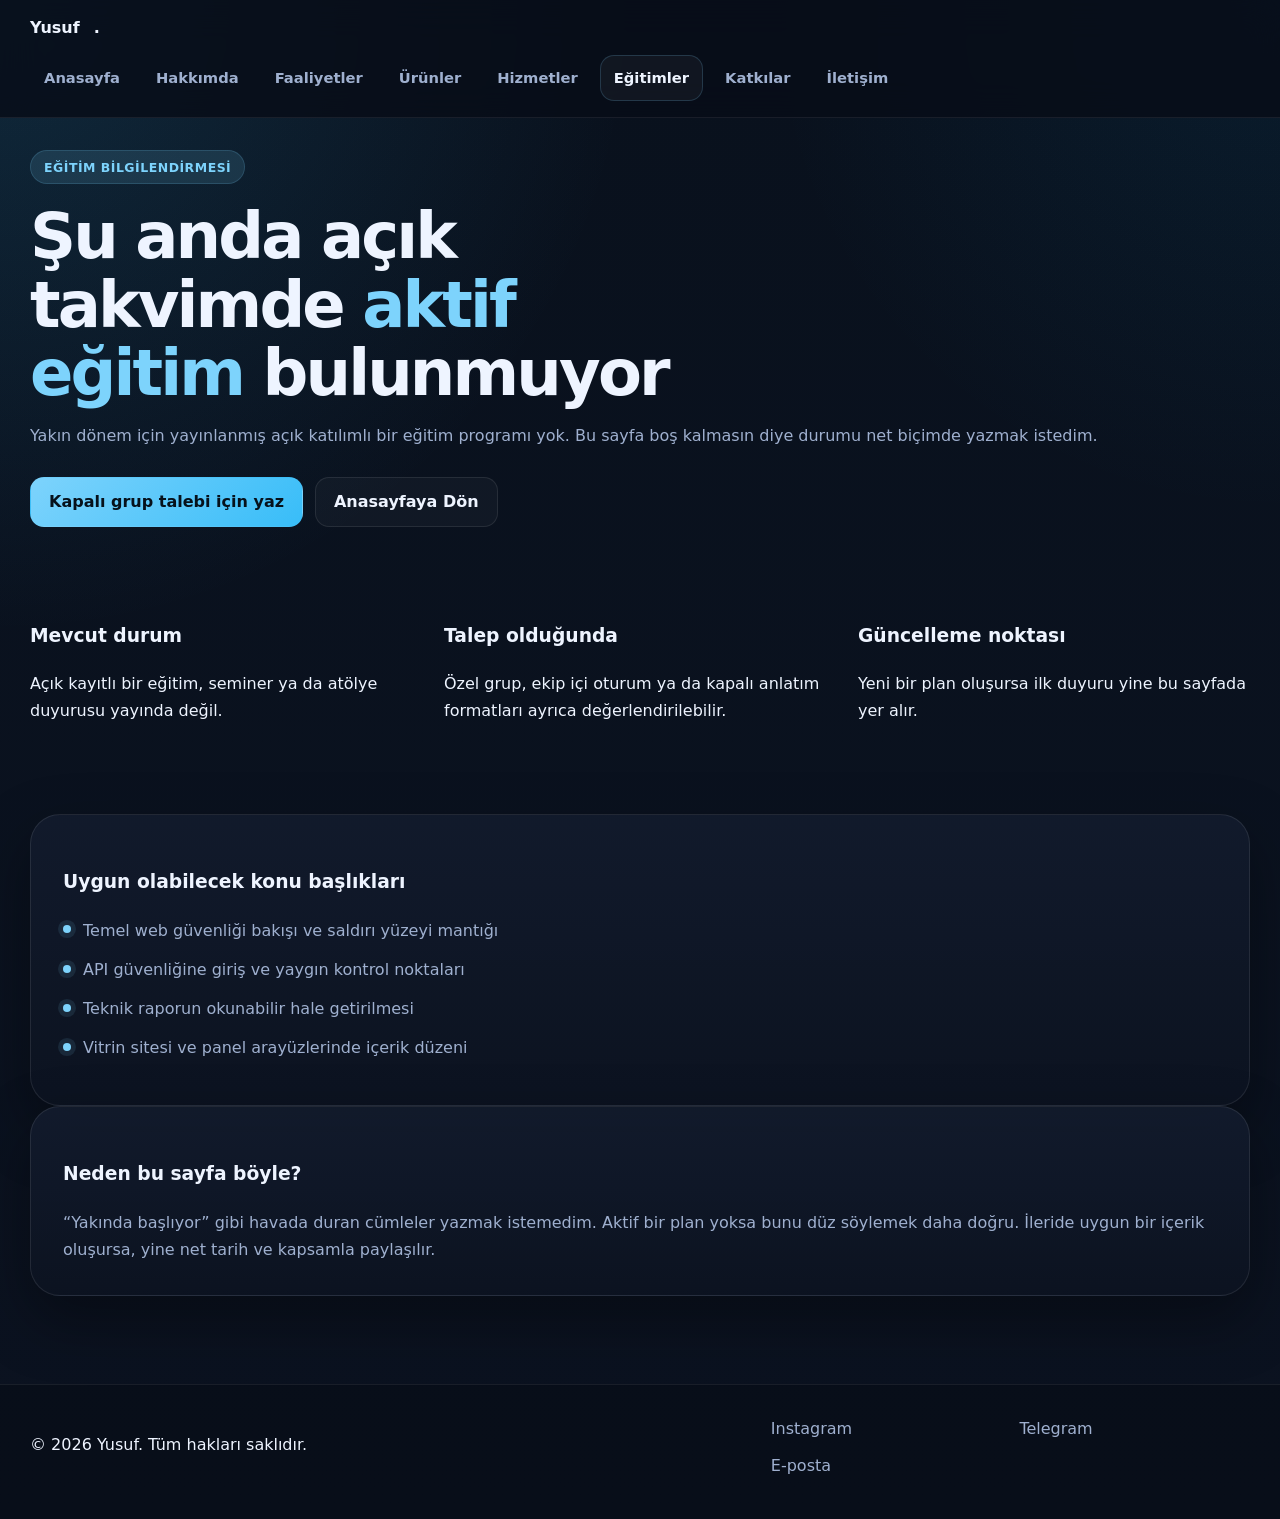
<file: egitimler.html>
<!DOCTYPE html>
<html lang="tr">
<head>
    <meta charset="UTF-8">
    <meta name="viewport" content="width=device-width, initial-scale=1.0">
    <title>Eğitimler | Yusuf</title>
    <meta name="description" content="Güncel eğitim durumu, olası eğitim başlıkları ve kapalı grup talepleri için bilgilendirme sayfası.">
    <meta name="theme-color" content="#0d1117">
    <link rel="stylesheet" href="site-theme.css">
    <script src="ortak-api.js" defer></script>
</head>
<body>
    <a class="skip-link" href="#icerik">İçeriğe geç</a>

    <header class="site-header">
        <div class="container header-inner">
            <a class="brand" href="index.html">Yusuf<span>.</span></a>
            <button class="nav-toggle" type="button" aria-label="Menüyü aç veya kapat" aria-expanded="false">
                <span></span>
            </button>
            <nav class="site-nav" aria-label="Ana menü">
                <ul class="nav-list">
                    <li><a class="nav-link" href="index.html">Anasayfa</a></li>
                    <li><a class="nav-link" href="hakkimda.html">Hakkımda</a></li>
                    <li><a class="nav-link" href="faaliyetler.html">Faaliyetler</a></li>
                    <li><a class="nav-link" href="urunler.html">Ürünler</a></li>
                    <li><a class="nav-link" href="hizmetler.html">Hizmetler</a></li>
                    <li><a class="nav-link" href="egitimler.html">Eğitimler</a></li>
                    <li><a class="nav-link" href="katkilar.html">Katkılar</a></li>
                    <li><a class="nav-link" href="iletisim.html">İletişim</a></li>
                </ul>
            </nav>
        </div>
    </header>

    <main id="icerik">
        <section class="section">
            <div class="container">
                <div class="empty-box" data-reveal>
                    <span class="eyebrow">Eğitim bilgilendirmesi</span>
                    <h1 class="page-title">Şu anda açık takvimde <span>aktif eğitim</span> bulunmuyor</h1>
                    <p class="lead">
                        Yakın dönem için yayınlanmış açık katılımlı bir eğitim programı yok.
                        Bu sayfa boş kalmasın diye durumu net biçimde yazmak istedim.
                    </p>
                    <div class="actions">
                        <a class="btn btn-primary" href="iletisim.html">Kapalı grup talebi için yaz</a>
                        <a class="btn btn-secondary" href="index.html">Anasayfaya Dön</a>
                    </div>
                </div>
            </div>
        </section>

        <section class="section">
            <div class="container">
                <div class="grid grid-3">
                    <article class="info-card" data-reveal>
                        <h3>Mevcut durum</h3>
                        <p>Açık kayıtlı bir eğitim, seminer ya da atölye duyurusu yayında değil.</p>
                    </article>

                    <article class="info-card" data-reveal>
                        <h3>Talep olduğunda</h3>
                        <p>Özel grup, ekip içi oturum ya da kapalı anlatım formatları ayrıca değerlendirilebilir.</p>
                    </article>

                    <article class="info-card" data-reveal>
                        <h3>Güncelleme noktası</h3>
                        <p>Yeni bir plan oluşursa ilk duyuru yine bu sayfada yer alır.</p>
                    </article>
                </div>
            </div>
        </section>

        <section class="section">
            <div class="container split">
                <article class="panel" data-reveal>
                    <h3>Uygun olabilecek konu başlıkları</h3>
                    <ul class="check-list">
                        <li>Temel web güvenliği bakışı ve saldırı yüzeyi mantığı</li>
                        <li>API güvenliğine giriş ve yaygın kontrol noktaları</li>
                        <li>Teknik raporun okunabilir hale getirilmesi</li>
                        <li>Vitrin sitesi ve panel arayüzlerinde içerik düzeni</li>
                    </ul>
                </article>

                <article class="panel" data-reveal>
                    <h3>Neden bu sayfa böyle?</h3>
                    <p>
                        “Yakında başlıyor” gibi havada duran cümleler yazmak istemedim.
                        Aktif bir plan yoksa bunu düz söylemek daha doğru.
                        İleride uygun bir içerik oluşursa, yine net tarih ve kapsamla paylaşılır.
                    </p>
                </article>
            </div>
        </section>
    </main>

    <footer class="site-footer">
        <div class="container footer-inner">
            <p>© <span data-current-year></span> Yusuf. Tüm hakları saklıdır.</p>
            <div class="footer-links">
                <a href="https://instagram.com/avyusuf95" target="_blank" rel="noopener noreferrer">Instagram</a>
                <a href="https://t.me/Yusufavsarofficial" target="_blank" rel="noopener noreferrer">Telegram</a>
                <a href="mailto:yusufavsarsgu@gmail.com">E-posta</a>
            </div>
        </div>
    </footer>
</body>
</html>
</file>
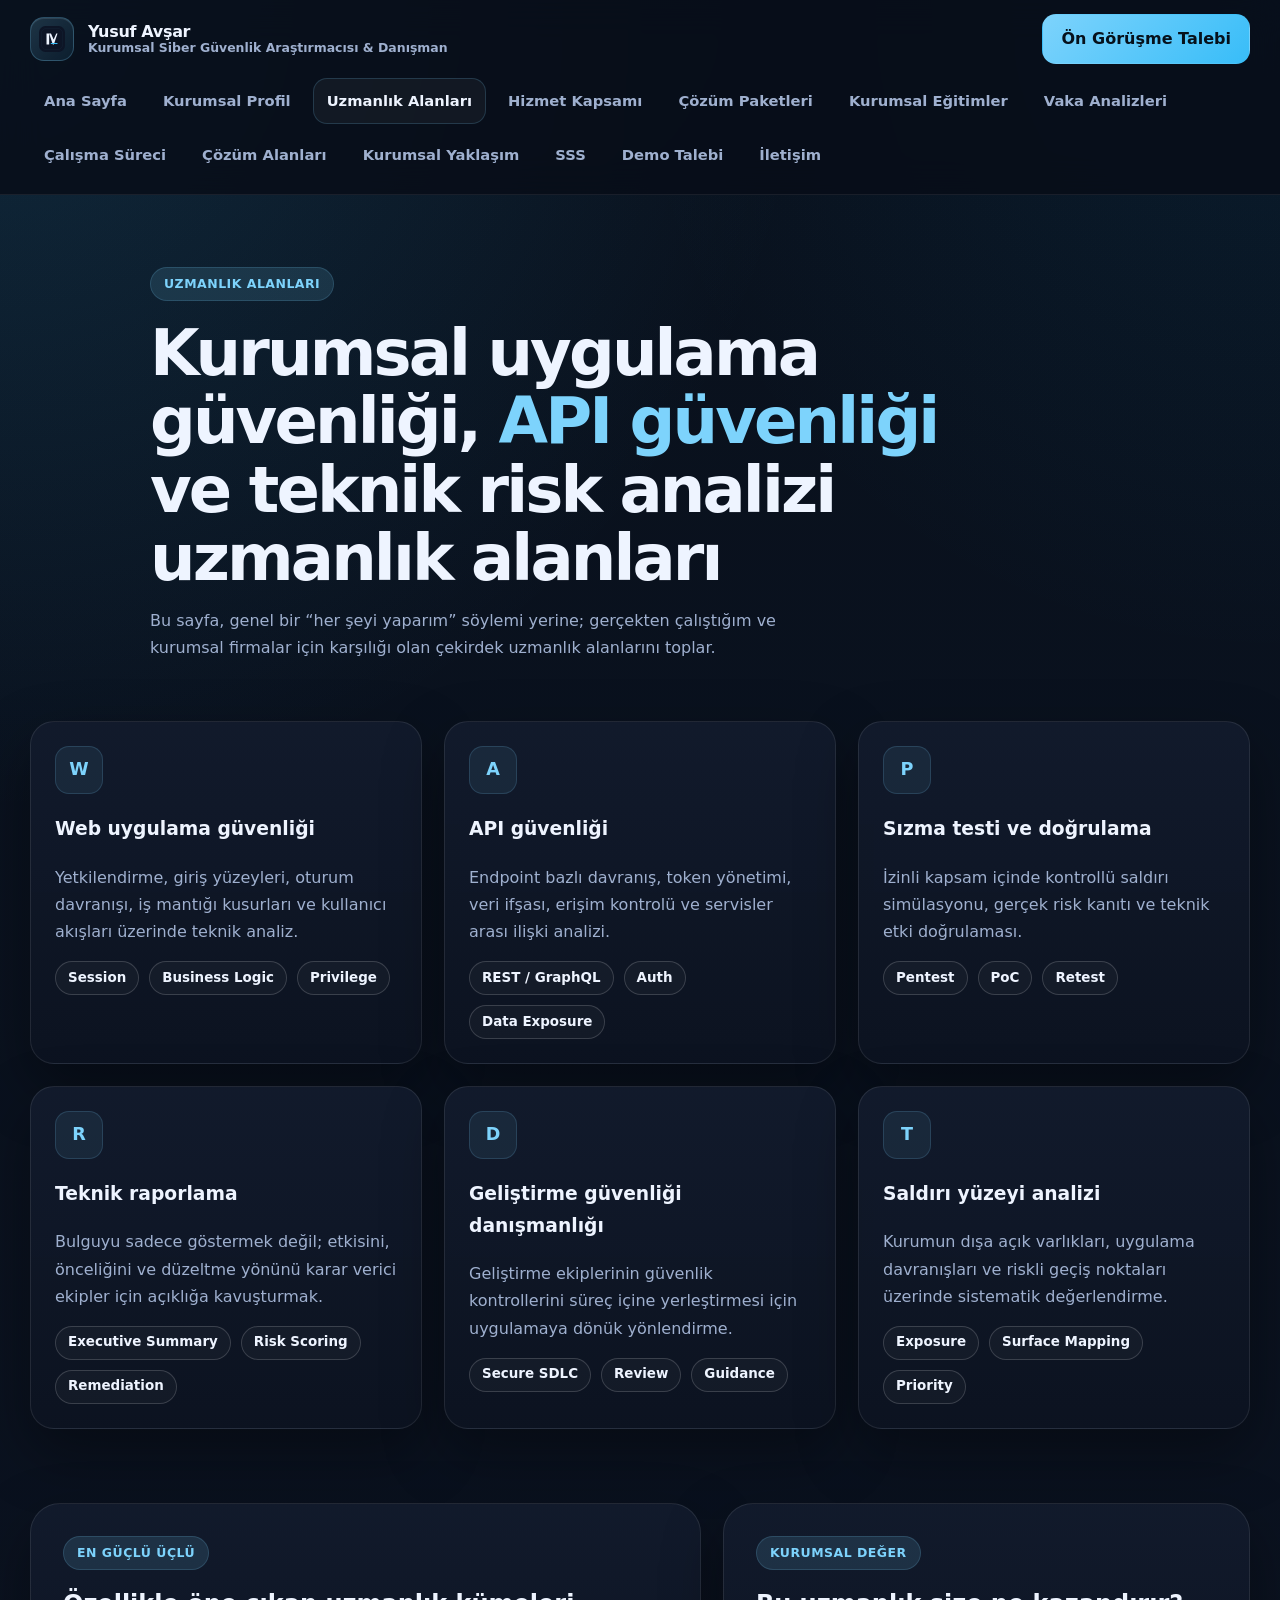
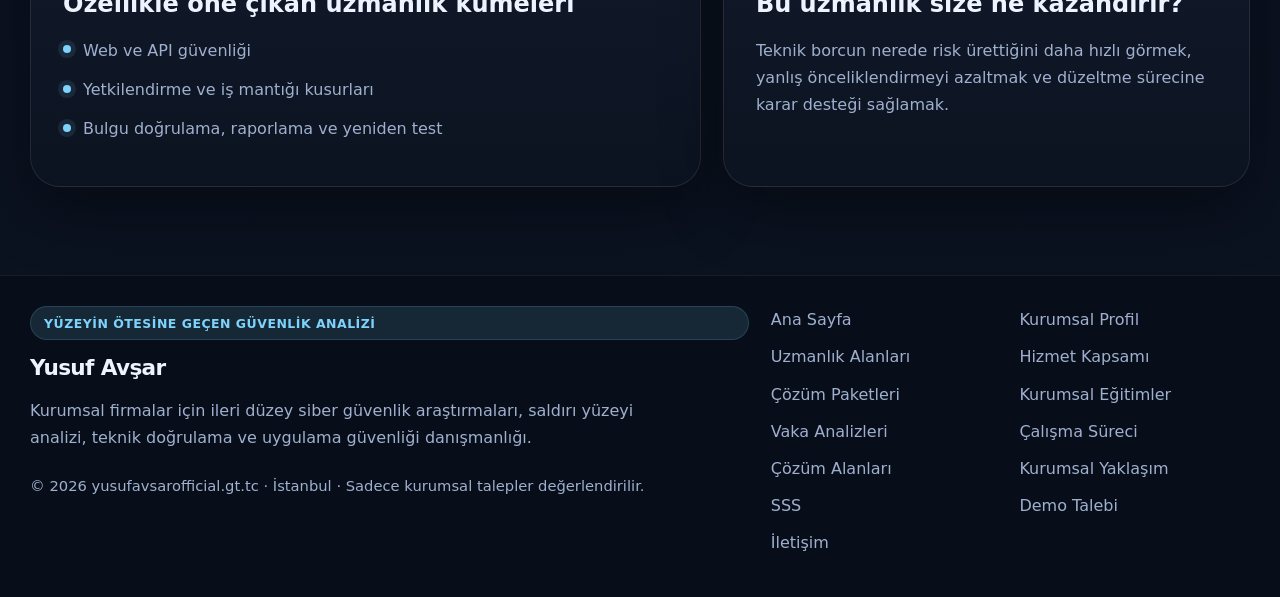
<file: faaliyetler.html>
<!DOCTYPE html>
<html lang="tr">
<head>
    <meta charset="UTF-8">
    <meta name="viewport" content="width=device-width, initial-scale=1.0">
    <title>Uzmanlık Alanları | Kurumsal Uygulama Güvenliği, API Güvenliği ve Teknik Risk Analizi</title>
    <meta name="description" content="Web güvenliği, API güvenliği, pentest, bulgu doğrulama ve teknik raporlama uzmanlık alanları.">
    <meta name="theme-color" content="#0b1220">
    <meta property="og:type" content="website">
    <meta property="og:title" content="Uzmanlık Alanları | Kurumsal Uygulama Güvenliği, API Güvenliği ve Teknik Risk Analizi">
    <meta property="og:description" content="Web güvenliği, API güvenliği, pentest, bulgu doğrulama ve teknik raporlama uzmanlık alanları.">
    <meta property="og:site_name" content="Yusuf Avşar Official">
    <link rel="icon" href="favicon.svg" type="image/svg+xml">
    <link rel="stylesheet" href="site-theme.css">
    <script src="ortak-api.js" defer></script>
</head>
<body>
    <a class="skip-link" href="#icerik">İçeriğe geç</a>
    
    <header class="site-header">
        <div class="container header-inner">
            <a class="brand" href="index.html" aria-label="Yusuf Avşar ana sayfa">
                <span class="brand-mark"><img src="logo.svg" alt="YA logo"></span>
                <span class="brand-text"><strong>Yusuf Avşar</strong><span>Kurumsal Siber Güvenlik Araştırmacısı & Danışman</span></span>
            </a>
            <button class="nav-toggle" type="button" aria-label="Menüyü aç veya kapat" aria-expanded="false"><span></span></button>
            <nav class="site-nav" aria-label="Ana menü"><ul class="nav-list"><li><a class="nav-link" href="index.html">Ana Sayfa</a></li><li><a class="nav-link" href="hakkimda.html">Kurumsal Profil</a></li><li><a class="nav-link" href="faaliyetler.html">Uzmanlık Alanları</a></li><li><a class="nav-link" href="hizmetler.html">Hizmet Kapsamı</a></li><li><a class="nav-link" href="urunler.html">Çözüm Paketleri</a></li><li><a class="nav-link" href="egitimler.html">Kurumsal Eğitimler</a></li><li><a class="nav-link" href="vaka-analizleri.html">Vaka Analizleri</a></li><li><a class="nav-link" href="calisma-sureci.html">Çalışma Süreci</a></li><li><a class="nav-link" href="cozum-alanlari.html">Çözüm Alanları</a></li><li><a class="nav-link" href="katkilar.html">Kurumsal Yaklaşım</a></li><li><a class="nav-link" href="sss.html">SSS</a></li><li><a class="nav-link" href="demo-talep.html">Demo Talebi</a></li><li><a class="nav-link" href="iletisim.html">İletişim</a></li></ul></nav>
            <a class="btn btn-primary header-cta" href="demo-talep.html">Ön Görüşme Talebi</a>
        </div>
    </header>
    <main id="icerik">
<section class="page-hero"><div class="container"><span class="eyebrow">Uzmanlık alanları</span><h1 class="page-title">Kurumsal uygulama güvenliği, <span>API güvenliği</span> ve teknik risk analizi uzmanlık alanları</h1><p class="lead">Bu sayfa, genel bir “her şeyi yaparım” söylemi yerine; gerçekten çalıştığım ve kurumsal firmalar için karşılığı olan çekirdek uzmanlık alanlarını toplar.</p></div></section>
<section class="section"><div class="container card-grid card-grid-3">
<article class="card"><div class="card-top"><span class="card-icon">W</span></div><h3>Web uygulama güvenliği</h3><p>Yetkilendirme, giriş yüzeyleri, oturum davranışı, iş mantığı kusurları ve kullanıcı akışları üzerinde teknik analiz.</p><ul class="tag-list"><li>Session</li><li>Business Logic</li><li>Privilege</li></ul></article>
<article class="card"><div class="card-top"><span class="card-icon">A</span></div><h3>API güvenliği</h3><p>Endpoint bazlı davranış, token yönetimi, veri ifşası, erişim kontrolü ve servisler arası ilişki analizi.</p><ul class="tag-list"><li>REST / GraphQL</li><li>Auth</li><li>Data Exposure</li></ul></article>
<article class="card"><div class="card-top"><span class="card-icon">P</span></div><h3>Sızma testi ve doğrulama</h3><p>İzinli kapsam içinde kontrollü saldırı simülasyonu, gerçek risk kanıtı ve teknik etki doğrulaması.</p><ul class="tag-list"><li>Pentest</li><li>PoC</li><li>Retest</li></ul></article>
<article class="card"><div class="card-top"><span class="card-icon">R</span></div><h3>Teknik raporlama</h3><p>Bulguyu sadece göstermek değil; etkisini, önceliğini ve düzeltme yönünü karar verici ekipler için açıklığa kavuşturmak.</p><ul class="tag-list"><li>Executive Summary</li><li>Risk Scoring</li><li>Remediation</li></ul></article>
<article class="card"><div class="card-top"><span class="card-icon">D</span></div><h3>Geliştirme güvenliği danışmanlığı</h3><p>Geliştirme ekiplerinin güvenlik kontrollerini süreç içine yerleştirmesi için uygulamaya dönük yönlendirme.</p><ul class="tag-list"><li>Secure SDLC</li><li>Review</li><li>Guidance</li></ul></article>
<article class="card"><div class="card-top"><span class="card-icon">T</span></div><h3>Saldırı yüzeyi analizi</h3><p>Kurumun dışa açık varlıkları, uygulama davranışları ve riskli geçiş noktaları üzerinde sistematik değerlendirme.</p><ul class="tag-list"><li>Exposure</li><li>Surface Mapping</li><li>Priority</li></ul></article>
</div></section>
<section class="section"><div class="container split-layout"><article class="panel"><span class="section-kicker">En güçlü üçlü</span><h2 style="margin:14px 0 12px;">Özellikle öne çıkan uzmanlık kümeleri</h2><ul class="check-list"><li>Web ve API güvenliği</li><li>Yetkilendirme ve iş mantığı kusurları</li><li>Bulgu doğrulama, raporlama ve yeniden test</li></ul></article><aside class="panel"><span class="section-kicker">Kurumsal değer</span><h2 style="margin:14px 0 12px;">Bu uzmanlık size ne kazandırır?</h2><p class="lead">Teknik borcun nerede risk ürettiğini daha hızlı görmek, yanlış önceliklendirmeyi azaltmak ve düzeltme sürecine karar desteği sağlamak.</p></aside></div></section>

    </main>
    
    <footer class="site-footer">
        <div class="container footer-inner">
            <div class="footer-brand">
                <span class="section-kicker">Yüzeyin ötesine geçen güvenlik analizi</span>
                <h3 style="margin:0;font-size:1.35rem;letter-spacing:-.03em;">Yusuf Avşar</h3>
                <p class="muted" style="margin:0;max-width:640px;">Kurumsal firmalar için ileri düzey siber güvenlik araştırmaları, saldırı yüzeyi analizi, teknik doğrulama ve uygulama güvenliği danışmanlığı.</p>
                <div class="footer-meta">© <span data-current-year></span> yusufavsarofficial.gt.tc · İstanbul · Sadece kurumsal talepler değerlendirilir.</div>
            </div>
            <ul class="footer-links"><li><a href="index.html">Ana Sayfa</a></li><li><a href="hakkimda.html">Kurumsal Profil</a></li><li><a href="faaliyetler.html">Uzmanlık Alanları</a></li><li><a href="hizmetler.html">Hizmet Kapsamı</a></li><li><a href="urunler.html">Çözüm Paketleri</a></li><li><a href="egitimler.html">Kurumsal Eğitimler</a></li><li><a href="vaka-analizleri.html">Vaka Analizleri</a></li><li><a href="calisma-sureci.html">Çalışma Süreci</a></li><li><a href="cozum-alanlari.html">Çözüm Alanları</a></li><li><a href="katkilar.html">Kurumsal Yaklaşım</a></li><li><a href="sss.html">SSS</a></li><li><a href="demo-talep.html">Demo Talebi</a></li><li><a href="iletisim.html">İletişim</a></li></ul>
        </div>
    </footer>
    
</body>
</html>
</file>
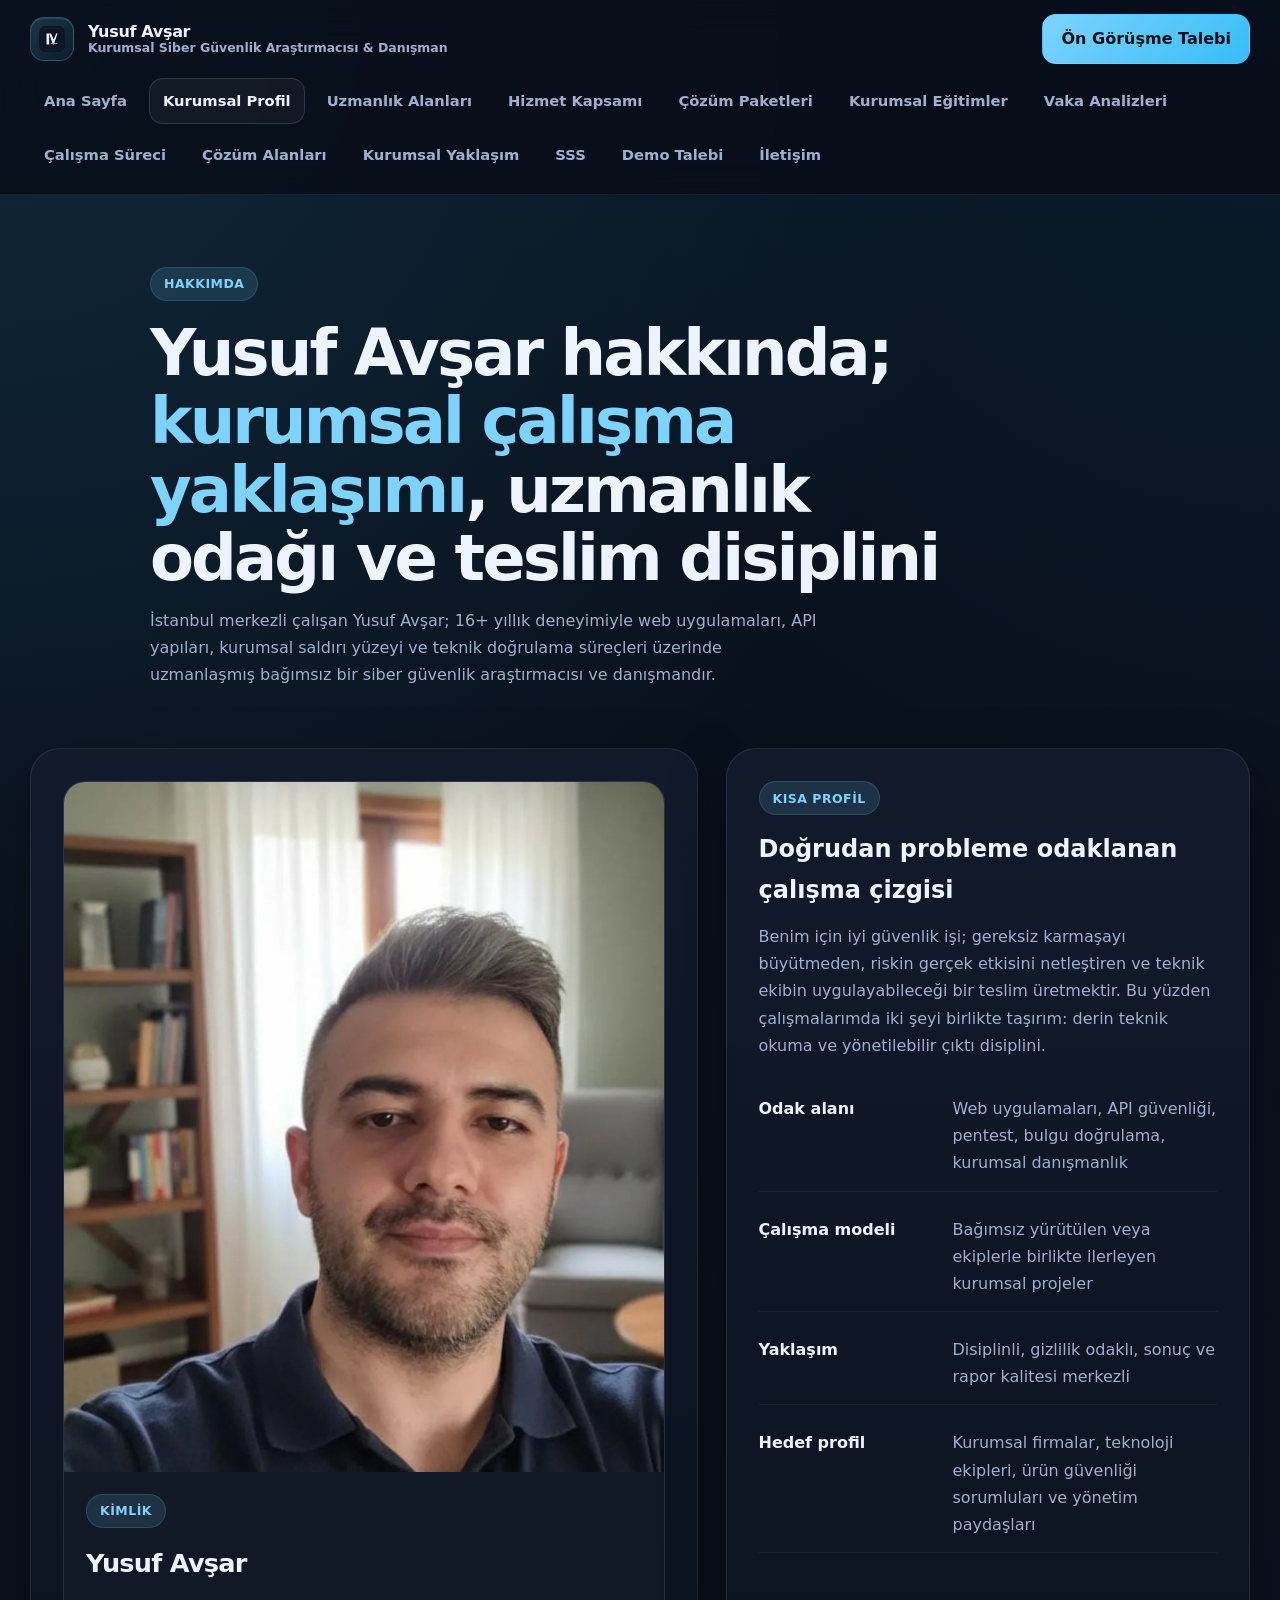
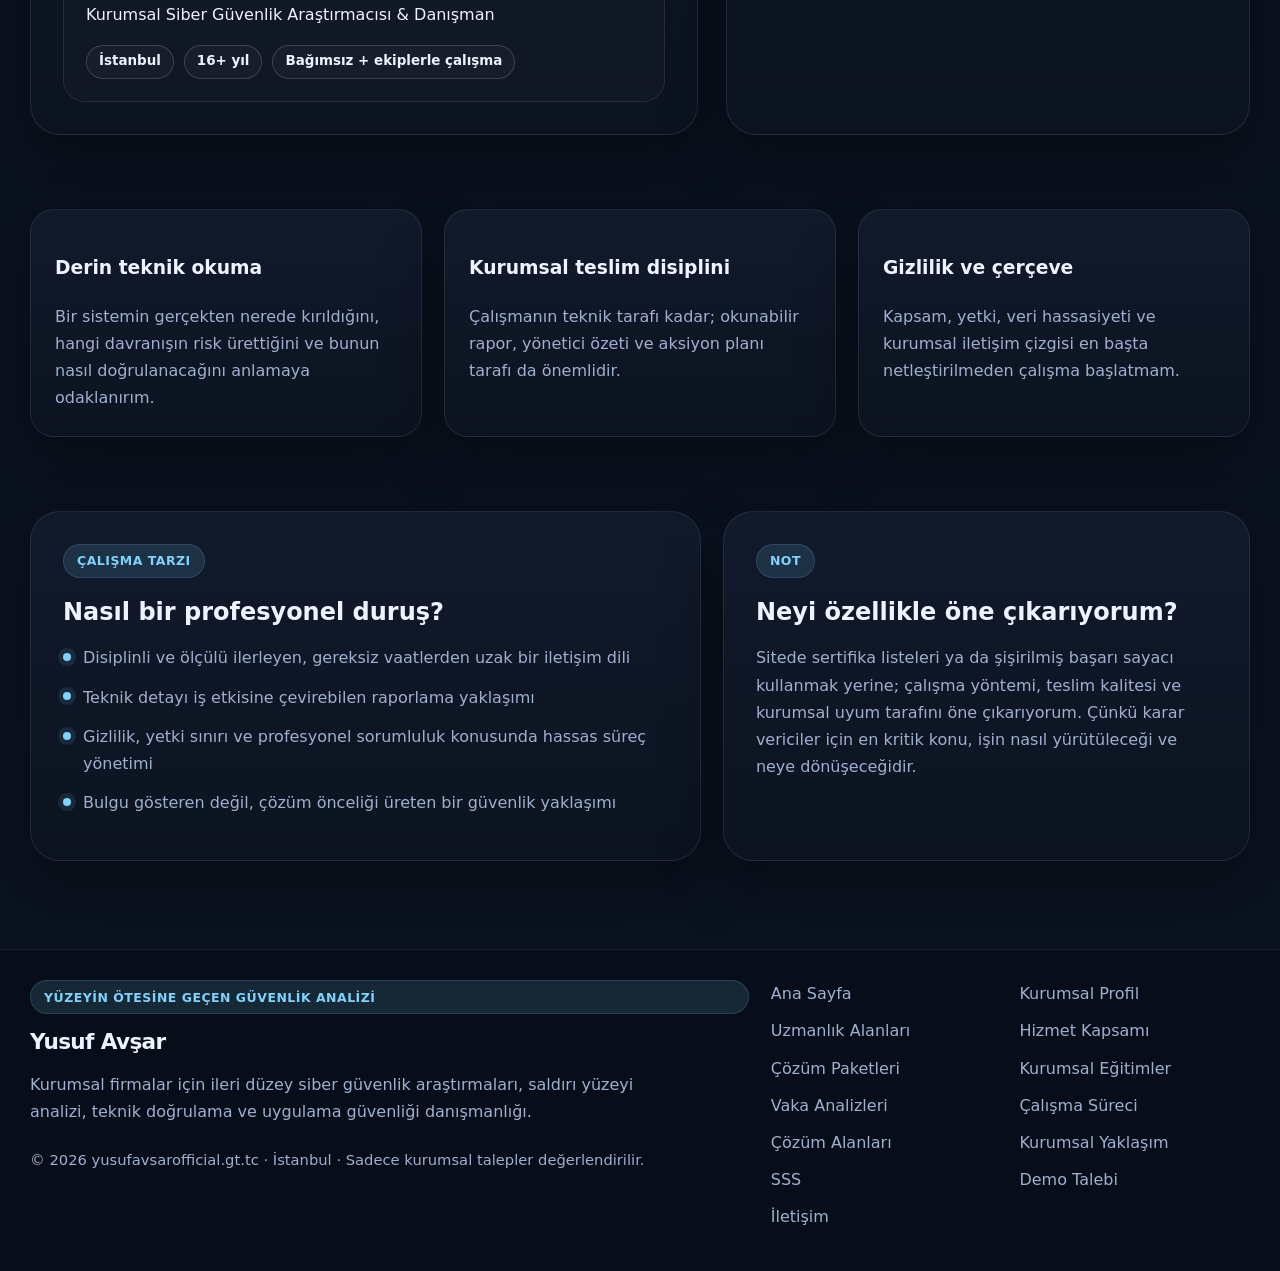
<file: hakkimda.html>
<!DOCTYPE html>
<html lang="tr">
<head>
    <meta charset="UTF-8">
    <meta name="viewport" content="width=device-width, initial-scale=1.0">
    <title>Yusuf Avşar Hakkında | Kurumsal Profil, Çalışma Yaklaşımı ve Uzmanlık Çerçevesi</title>
    <meta name="description" content="Yusuf Avşar hakkında profesyonel profil, çalışma yaklaşımı ve kurumsal siber güvenlik odağı.">
    <meta name="theme-color" content="#0b1220">
    <meta property="og:type" content="website">
    <meta property="og:title" content="Yusuf Avşar Hakkında | Kurumsal Profil, Çalışma Yaklaşımı ve Uzmanlık Çerçevesi">
    <meta property="og:description" content="Yusuf Avşar hakkında profesyonel profil, çalışma yaklaşımı ve kurumsal siber güvenlik odağı.">
    <meta property="og:site_name" content="Yusuf Avşar Official">
    <link rel="icon" href="favicon.svg" type="image/svg+xml">
    <link rel="stylesheet" href="site-theme.css">
    <script src="ortak-api.js" defer></script>
</head>
<body>
    <a class="skip-link" href="#icerik">İçeriğe geç</a>
    
    <header class="site-header">
        <div class="container header-inner">
            <a class="brand" href="index.html" aria-label="Yusuf Avşar ana sayfa">
                <span class="brand-mark"><img src="logo.svg" alt="YA logo"></span>
                <span class="brand-text"><strong>Yusuf Avşar</strong><span>Kurumsal Siber Güvenlik Araştırmacısı & Danışman</span></span>
            </a>
            <button class="nav-toggle" type="button" aria-label="Menüyü aç veya kapat" aria-expanded="false"><span></span></button>
            <nav class="site-nav" aria-label="Ana menü"><ul class="nav-list"><li><a class="nav-link" href="index.html">Ana Sayfa</a></li><li><a class="nav-link" href="hakkimda.html">Kurumsal Profil</a></li><li><a class="nav-link" href="faaliyetler.html">Uzmanlık Alanları</a></li><li><a class="nav-link" href="hizmetler.html">Hizmet Kapsamı</a></li><li><a class="nav-link" href="urunler.html">Çözüm Paketleri</a></li><li><a class="nav-link" href="egitimler.html">Kurumsal Eğitimler</a></li><li><a class="nav-link" href="vaka-analizleri.html">Vaka Analizleri</a></li><li><a class="nav-link" href="calisma-sureci.html">Çalışma Süreci</a></li><li><a class="nav-link" href="cozum-alanlari.html">Çözüm Alanları</a></li><li><a class="nav-link" href="katkilar.html">Kurumsal Yaklaşım</a></li><li><a class="nav-link" href="sss.html">SSS</a></li><li><a class="nav-link" href="demo-talep.html">Demo Talebi</a></li><li><a class="nav-link" href="iletisim.html">İletişim</a></li></ul></nav>
            <a class="btn btn-primary header-cta" href="demo-talep.html">Ön Görüşme Talebi</a>
        </div>
    </header>
    <main id="icerik">
<section class="page-hero">
  <div class="container">
    <span class="eyebrow">Hakkımda</span>
    <h1 class="page-title">Yusuf Avşar hakkında; <span>kurumsal çalışma yaklaşımı</span>, uzmanlık odağı ve teslim disiplini</h1>
    <p class="lead">İstanbul merkezli çalışan Yusuf Avşar; 16+ yıllık deneyimiyle web uygulamaları, API yapıları, kurumsal saldırı yüzeyi ve teknik doğrulama süreçleri üzerinde uzmanlaşmış bağımsız bir siber güvenlik araştırmacısı ve danışmandır.</p>
  </div>
</section>
<section class="section">
  <div class="container hero-grid">
    <aside class="hero-panel">
      <div class="portrait-card">
        <img class="portrait" src="profile.jpg" alt="Yusuf Avşar profil fotoğrafı">
        <div class="portrait-body">
          <span class="mini-label">Kimlik</span>
          <h2>Yusuf Avşar</h2>
          <p>Kurumsal Siber Güvenlik Araştırmacısı & Danışman</p>
          <div class="badge-row"><span class="chip">İstanbul</span><span class="chip">16+ yıl</span><span class="chip">Bağımsız + ekiplerle çalışma</span></div>
        </div>
      </div>
    </aside>
    <article class="panel">
      <span class="section-kicker">Kısa profil</span>
      <h2 style="margin:14px 0 12px;">Doğrudan probleme odaklanan çalışma çizgisi</h2>
      <p class="lead">Benim için iyi güvenlik işi; gereksiz karmaşayı büyütmeden, riskin gerçek etkisini netleştiren ve teknik ekibin uygulayabileceği bir teslim üretmektir. Bu yüzden çalışmalarımda iki şeyi birlikte taşırım: derin teknik okuma ve yönetilebilir çıktı disiplini.</p>
      <div class="table-like" style="margin-top:22px;">
        <div class="table-row"><strong>Odak alanı</strong><span class="muted">Web uygulamaları, API güvenliği, pentest, bulgu doğrulama, kurumsal danışmanlık</span></div>
        <div class="table-row"><strong>Çalışma modeli</strong><span class="muted">Bağımsız yürütülen veya ekiplerle birlikte ilerleyen kurumsal projeler</span></div>
        <div class="table-row"><strong>Yaklaşım</strong><span class="muted">Disiplinli, gizlilik odaklı, sonuç ve rapor kalitesi merkezli</span></div>
        <div class="table-row"><strong>Hedef profil</strong><span class="muted">Kurumsal firmalar, teknoloji ekipleri, ürün güvenliği sorumluları ve yönetim paydaşları</span></div>
      </div>
    </article>
  </div>
</section>
<section class="section">
  <div class="container grid-3">
    <article class="card"><h3>Derin teknik okuma</h3><p>Bir sistemin gerçekten nerede kırıldığını, hangi davranışın risk ürettiğini ve bunun nasıl doğrulanacağını anlamaya odaklanırım.</p></article>
    <article class="card"><h3>Kurumsal teslim disiplini</h3><p>Çalışmanın teknik tarafı kadar; okunabilir rapor, yönetici özeti ve aksiyon planı tarafı da önemlidir.</p></article>
    <article class="card"><h3>Gizlilik ve çerçeve</h3><p>Kapsam, yetki, veri hassasiyeti ve kurumsal iletişim çizgisi en başta netleştirilmeden çalışma başlatmam.</p></article>
  </div>
</section>
<section class="section">
  <div class="container split-layout">
    <article class="panel">
      <span class="section-kicker">Çalışma tarzı</span>
      <h2 style="margin:14px 0 12px;">Nasıl bir profesyonel duruş?</h2>
      <ul class="check-list">
        <li>Disiplinli ve ölçülü ilerleyen, gereksiz vaatlerden uzak bir iletişim dili</li>
        <li>Teknik detayı iş etkisine çevirebilen raporlama yaklaşımı</li>
        <li>Gizlilik, yetki sınırı ve profesyonel sorumluluk konusunda hassas süreç yönetimi</li>
        <li>Bulgu gösteren değil, çözüm önceliği üreten bir güvenlik yaklaşımı</li>
      </ul>
    </article>
    <aside class="panel">
      <span class="section-kicker">Not</span>
      <h2 style="margin:14px 0 12px;">Neyi özellikle öne çıkarıyorum?</h2>
      <p class="lead">Sitede sertifika listeleri ya da şişirilmiş başarı sayacı kullanmak yerine; çalışma yöntemi, teslim kalitesi ve kurumsal uyum tarafını öne çıkarıyorum. Çünkü karar vericiler için en kritik konu, işin nasıl yürütüleceği ve neye dönüşeceğidir.</p>
    </aside>
  </div>
</section>

    </main>
    
    <footer class="site-footer">
        <div class="container footer-inner">
            <div class="footer-brand">
                <span class="section-kicker">Yüzeyin ötesine geçen güvenlik analizi</span>
                <h3 style="margin:0;font-size:1.35rem;letter-spacing:-.03em;">Yusuf Avşar</h3>
                <p class="muted" style="margin:0;max-width:640px;">Kurumsal firmalar için ileri düzey siber güvenlik araştırmaları, saldırı yüzeyi analizi, teknik doğrulama ve uygulama güvenliği danışmanlığı.</p>
                <div class="footer-meta">© <span data-current-year></span> yusufavsarofficial.gt.tc · İstanbul · Sadece kurumsal talepler değerlendirilir.</div>
            </div>
            <ul class="footer-links"><li><a href="index.html">Ana Sayfa</a></li><li><a href="hakkimda.html">Kurumsal Profil</a></li><li><a href="faaliyetler.html">Uzmanlık Alanları</a></li><li><a href="hizmetler.html">Hizmet Kapsamı</a></li><li><a href="urunler.html">Çözüm Paketleri</a></li><li><a href="egitimler.html">Kurumsal Eğitimler</a></li><li><a href="vaka-analizleri.html">Vaka Analizleri</a></li><li><a href="calisma-sureci.html">Çalışma Süreci</a></li><li><a href="cozum-alanlari.html">Çözüm Alanları</a></li><li><a href="katkilar.html">Kurumsal Yaklaşım</a></li><li><a href="sss.html">SSS</a></li><li><a href="demo-talep.html">Demo Talebi</a></li><li><a href="iletisim.html">İletişim</a></li></ul>
        </div>
    </footer>
    
</body>
</html>
</file>
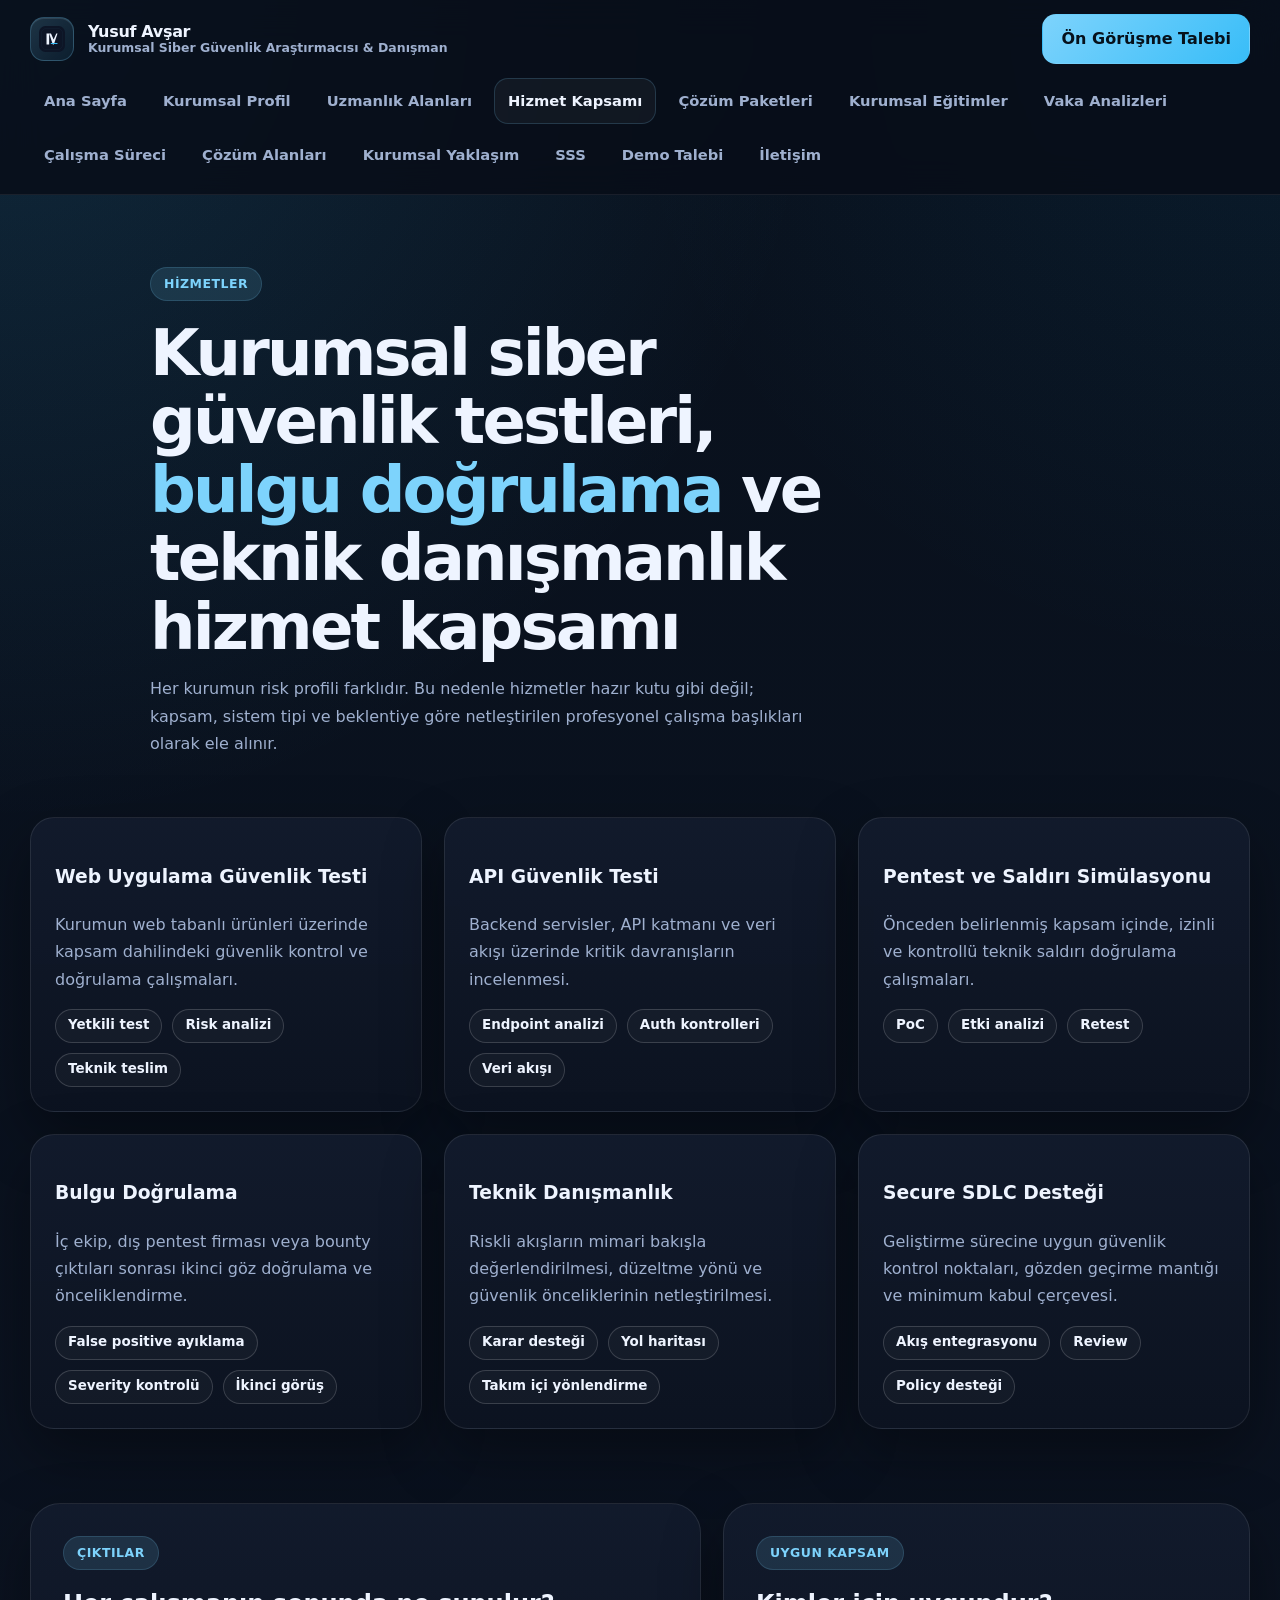
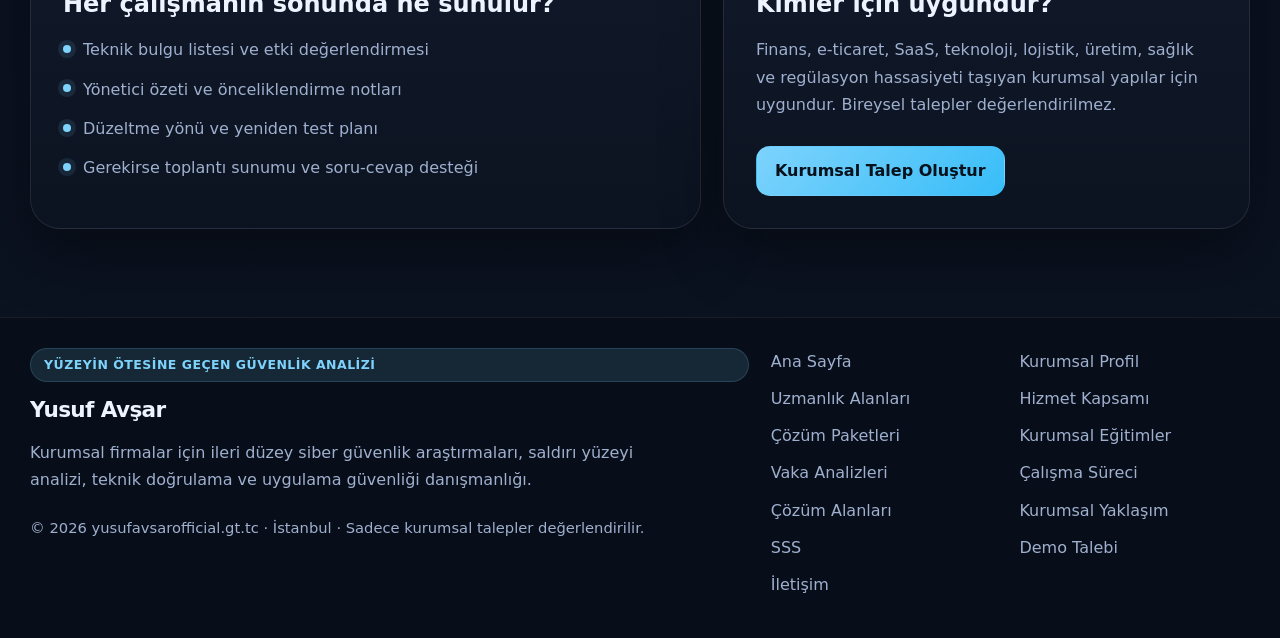
<file: hizmetler.html>
<!DOCTYPE html>
<html lang="tr">
<head>
    <meta charset="UTF-8">
    <meta name="viewport" content="width=device-width, initial-scale=1.0">
    <title>Hizmet Kapsamı | Kurumsal Siber Güvenlik Testleri, Doğrulama ve Teknik Danışmanlık</title>
    <meta name="description" content="Kurumsal firmalara yönelik web uygulama güvenlik testi, API güvenliği, pentest ve danışmanlık hizmetleri.">
    <meta name="theme-color" content="#0b1220">
    <meta property="og:type" content="website">
    <meta property="og:title" content="Hizmet Kapsamı | Kurumsal Siber Güvenlik Testleri, Doğrulama ve Teknik Danışmanlık">
    <meta property="og:description" content="Kurumsal firmalara yönelik web uygulama güvenlik testi, API güvenliği, pentest ve danışmanlık hizmetleri.">
    <meta property="og:site_name" content="Yusuf Avşar Official">
    <link rel="icon" href="favicon.svg" type="image/svg+xml">
    <link rel="stylesheet" href="site-theme.css">
    <script src="ortak-api.js" defer></script>
</head>
<body>
    <a class="skip-link" href="#icerik">İçeriğe geç</a>
    
    <header class="site-header">
        <div class="container header-inner">
            <a class="brand" href="index.html" aria-label="Yusuf Avşar ana sayfa">
                <span class="brand-mark"><img src="logo.svg" alt="YA logo"></span>
                <span class="brand-text"><strong>Yusuf Avşar</strong><span>Kurumsal Siber Güvenlik Araştırmacısı & Danışman</span></span>
            </a>
            <button class="nav-toggle" type="button" aria-label="Menüyü aç veya kapat" aria-expanded="false"><span></span></button>
            <nav class="site-nav" aria-label="Ana menü"><ul class="nav-list"><li><a class="nav-link" href="index.html">Ana Sayfa</a></li><li><a class="nav-link" href="hakkimda.html">Kurumsal Profil</a></li><li><a class="nav-link" href="faaliyetler.html">Uzmanlık Alanları</a></li><li><a class="nav-link" href="hizmetler.html">Hizmet Kapsamı</a></li><li><a class="nav-link" href="urunler.html">Çözüm Paketleri</a></li><li><a class="nav-link" href="egitimler.html">Kurumsal Eğitimler</a></li><li><a class="nav-link" href="vaka-analizleri.html">Vaka Analizleri</a></li><li><a class="nav-link" href="calisma-sureci.html">Çalışma Süreci</a></li><li><a class="nav-link" href="cozum-alanlari.html">Çözüm Alanları</a></li><li><a class="nav-link" href="katkilar.html">Kurumsal Yaklaşım</a></li><li><a class="nav-link" href="sss.html">SSS</a></li><li><a class="nav-link" href="demo-talep.html">Demo Talebi</a></li><li><a class="nav-link" href="iletisim.html">İletişim</a></li></ul></nav>
            <a class="btn btn-primary header-cta" href="demo-talep.html">Ön Görüşme Talebi</a>
        </div>
    </header>
    <main id="icerik">
<section class="page-hero"><div class="container"><span class="eyebrow">Hizmetler</span><h1 class="page-title">Kurumsal siber güvenlik testleri, <span>bulgu doğrulama</span> ve teknik danışmanlık hizmet kapsamı</h1><p class="lead">Her kurumun risk profili farklıdır. Bu nedenle hizmetler hazır kutu gibi değil; kapsam, sistem tipi ve beklentiye göre netleştirilen profesyonel çalışma başlıkları olarak ele alınır.</p></div></section>
<section class="section"><div class="container card-grid card-grid-3">
<article class="card"><h3>Web Uygulama Güvenlik Testi</h3><p>Kurumun web tabanlı ürünleri üzerinde kapsam dahilindeki güvenlik kontrol ve doğrulama çalışmaları.</p><ul class="tag-list"><li>Yetkili test</li><li>Risk analizi</li><li>Teknik teslim</li></ul></article>
<article class="card"><h3>API Güvenlik Testi</h3><p>Backend servisler, API katmanı ve veri akışı üzerinde kritik davranışların incelenmesi.</p><ul class="tag-list"><li>Endpoint analizi</li><li>Auth kontrolleri</li><li>Veri akışı</li></ul></article>
<article class="card"><h3>Pentest ve Saldırı Simülasyonu</h3><p>Önceden belirlenmiş kapsam içinde, izinli ve kontrollü teknik saldırı doğrulama çalışmaları.</p><ul class="tag-list"><li>PoC</li><li>Etki analizi</li><li>Retest</li></ul></article>
<article class="card"><h3>Bulgu Doğrulama</h3><p>İç ekip, dış pentest firması veya bounty çıktıları sonrası ikinci göz doğrulama ve önceliklendirme.</p><ul class="tag-list"><li>False positive ayıklama</li><li>Severity kontrolü</li><li>İkinci görüş</li></ul></article>
<article class="card"><h3>Teknik Danışmanlık</h3><p>Riskli akışların mimari bakışla değerlendirilmesi, düzeltme yönü ve güvenlik önceliklerinin netleştirilmesi.</p><ul class="tag-list"><li>Karar desteği</li><li>Yol haritası</li><li>Takım içi yönlendirme</li></ul></article>
<article class="card"><h3>Secure SDLC Desteği</h3><p>Geliştirme sürecine uygun güvenlik kontrol noktaları, gözden geçirme mantığı ve minimum kabul çerçevesi.</p><ul class="tag-list"><li>Akış entegrasyonu</li><li>Review</li><li>Policy desteği</li></ul></article>
</div></section>
<section class="section"><div class="container split-layout"><article class="panel"><span class="section-kicker">Çıktılar</span><h2 style="margin:14px 0 12px;">Her çalışmanın sonunda ne sunulur?</h2><ul class="check-list"><li>Teknik bulgu listesi ve etki değerlendirmesi</li><li>Yönetici özeti ve önceliklendirme notları</li><li>Düzeltme yönü ve yeniden test planı</li><li>Gerekirse toplantı sunumu ve soru-cevap desteği</li></ul></article><aside class="panel"><span class="section-kicker">Uygun kapsam</span><h2 style="margin:14px 0 12px;">Kimler için uygundur?</h2><p class="lead">Finans, e-ticaret, SaaS, teknoloji, lojistik, üretim, sağlık ve regülasyon hassasiyeti taşıyan kurumsal yapılar için uygundur. Bireysel talepler değerlendirilmez.</p><div class="actions"><a class="btn btn-primary" href="demo-talep.html">Kurumsal Talep Oluştur</a></div></aside></div></section>

    </main>
    
    <footer class="site-footer">
        <div class="container footer-inner">
            <div class="footer-brand">
                <span class="section-kicker">Yüzeyin ötesine geçen güvenlik analizi</span>
                <h3 style="margin:0;font-size:1.35rem;letter-spacing:-.03em;">Yusuf Avşar</h3>
                <p class="muted" style="margin:0;max-width:640px;">Kurumsal firmalar için ileri düzey siber güvenlik araştırmaları, saldırı yüzeyi analizi, teknik doğrulama ve uygulama güvenliği danışmanlığı.</p>
                <div class="footer-meta">© <span data-current-year></span> yusufavsarofficial.gt.tc · İstanbul · Sadece kurumsal talepler değerlendirilir.</div>
            </div>
            <ul class="footer-links"><li><a href="index.html">Ana Sayfa</a></li><li><a href="hakkimda.html">Kurumsal Profil</a></li><li><a href="faaliyetler.html">Uzmanlık Alanları</a></li><li><a href="hizmetler.html">Hizmet Kapsamı</a></li><li><a href="urunler.html">Çözüm Paketleri</a></li><li><a href="egitimler.html">Kurumsal Eğitimler</a></li><li><a href="vaka-analizleri.html">Vaka Analizleri</a></li><li><a href="calisma-sureci.html">Çalışma Süreci</a></li><li><a href="cozum-alanlari.html">Çözüm Alanları</a></li><li><a href="katkilar.html">Kurumsal Yaklaşım</a></li><li><a href="sss.html">SSS</a></li><li><a href="demo-talep.html">Demo Talebi</a></li><li><a href="iletisim.html">İletişim</a></li></ul>
        </div>
    </footer>
    
</body>
</html>
</file>
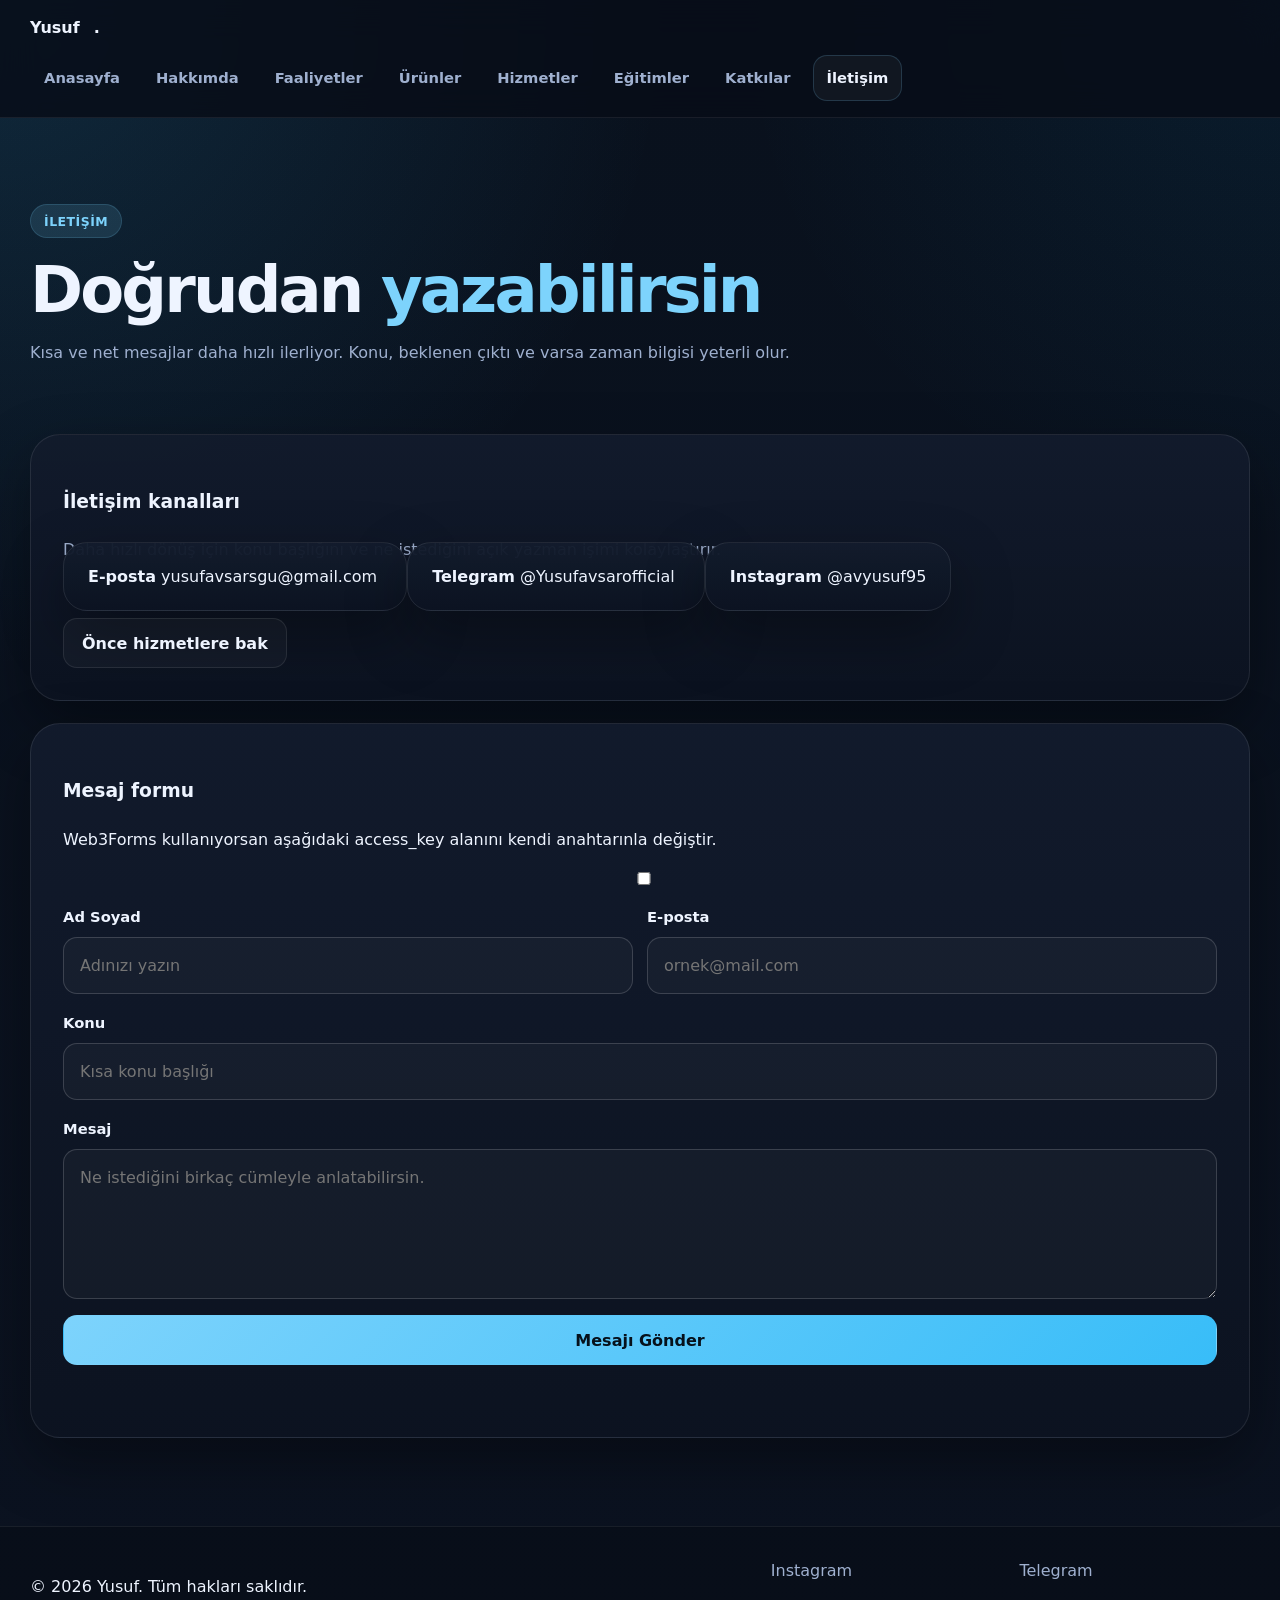
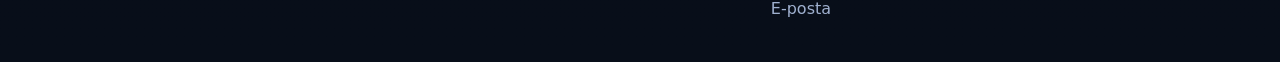
<file: iletisim.html>
<!DOCTYPE html>
<html lang="tr">
<head>
    <meta charset="UTF-8">
    <meta name="viewport" content="width=device-width, initial-scale=1.0">
    <title>İletişim | Yusuf</title>
    <meta name="description" content="Yusuf ile doğrudan iletişime geçmek için e-posta, Telegram ve iletişim formu sayfası.">
    <meta name="theme-color" content="#0d1117">
    <link rel="stylesheet" href="site-theme.css">
    <script src="ortak-api.js" defer></script>
    <script src="script.js" defer></script>
</head>
<body>
    <a class="skip-link" href="#icerik">İçeriğe geç</a>

    <header class="site-header">
        <div class="container header-inner">
            <a class="brand" href="index.html">Yusuf<span>.</span></a>
            <button class="nav-toggle" type="button" aria-label="Menüyü aç veya kapat" aria-expanded="false">
                <span></span>
            </button>
            <nav class="site-nav" aria-label="Ana menü">
                <ul class="nav-list">
                    <li><a class="nav-link" href="index.html">Anasayfa</a></li>
                    <li><a class="nav-link" href="hakkimda.html">Hakkımda</a></li>
                    <li><a class="nav-link" href="faaliyetler.html">Faaliyetler</a></li>
                    <li><a class="nav-link" href="urunler.html">Ürünler</a></li>
                    <li><a class="nav-link" href="hizmetler.html">Hizmetler</a></li>
                    <li><a class="nav-link" href="egitimler.html">Eğitimler</a></li>
                    <li><a class="nav-link" href="katkilar.html">Katkılar</a></li>
                    <li><a class="nav-link" href="iletisim.html">İletişim</a></li>
                </ul>
            </nav>
        </div>
    </header>

    <main id="icerik">
        <section class="hero">
            <div class="container hero-inner">
                <span class="eyebrow">İletişim</span>
                <h1 class="hero-title">Doğrudan <span>yazabilirsin</span></h1>
                <p class="hero-text">
                    Kısa ve net mesajlar daha hızlı ilerliyor.
                    Konu, beklenen çıktı ve varsa zaman bilgisi yeterli olur.
                </p>
            </div>
        </section>

        <section class="section">
            <div class="container contact-grid">
                <aside class="panel" data-reveal>
                    <h3>İletişim kanalları</h3>
                    <p class="lead" style="margin-top:0;">
                        Daha hızlı dönüş için konu başlığını ve ne istediğini açık yazman işimi kolaylaştırır.
                    </p>

                    <div class="grid">
                        <a class="contact-card" href="mailto:yusufavsarsgu@gmail.com">
                            <strong>E-posta</strong>
                            <span>yusufavsarsgu@gmail.com</span>
                        </a>

                        <a class="contact-card" href="https://t.me/Yusufavsarofficial" target="_blank" rel="noopener noreferrer">
                            <strong>Telegram</strong>
                            <span>@Yusufavsarofficial</span>
                        </a>

                        <a class="contact-card" href="https://instagram.com/avyusuf95" target="_blank" rel="noopener noreferrer">
                            <strong>Instagram</strong>
                            <span>@avyusuf95</span>
                        </a>
                    </div>

                    <div class="actions">
                        <a class="btn btn-secondary" href="hizmetler.html">Önce hizmetlere bak</a>
                    </div>
                </aside>

                <section class="form-card" data-reveal>
                    <h3>Mesaj formu</h3>
                    <p class="form-note">Web3Forms kullanıyorsan aşağıdaki access_key alanını kendi anahtarınla değiştir.</p>

                    <form
                        id="contact-form"
                        action="https://api.web3forms.com/submit"
                        method="POST"
                        data-api-form
                    >
                        <input type="hidden" name="access_key" value="WEB3FORMS_ACCESS_KEY_BURAYA">
                        <input type="hidden" name="subject" value="Yeni İletişim Mesajı">
                        <input type="checkbox" name="botcheck" class="hidden" tabindex="-1" autocomplete="off">

                        <div class="field-row">
                            <div class="field">
                                <label for="name">Ad Soyad</label>
                                <input type="text" id="name" name="name" placeholder="Adınızı yazın" autocomplete="name" required>
                            </div>

                            <div class="field">
                                <label for="email">E-posta</label>
                                <input type="email" id="email" name="email" placeholder="ornek@mail.com" autocomplete="email" required>
                            </div>
                        </div>

                        <div class="field">
                            <label for="topic">Konu</label>
                            <input type="text" id="topic" name="topic" placeholder="Kısa konu başlığı" required>
                        </div>

                        <div class="field">
                            <label for="message">Mesaj</label>
                            <textarea id="message" name="message" placeholder="Ne istediğini birkaç cümleyle anlatabilirsin." required></textarea>
                        </div>

                        <button class="btn btn-primary" type="submit">Mesajı Gönder</button>
                        <div class="form-status" aria-live="polite"></div>
                    </form>
                </section>
            </div>
        </section>
    </main>

    <footer class="site-footer">
        <div class="container footer-inner">
            <p>© <span data-current-year></span> Yusuf. Tüm hakları saklıdır.</p>
            <div class="footer-links">
                <a href="https://instagram.com/avyusuf95" target="_blank" rel="noopener noreferrer">Instagram</a>
                <a href="https://t.me/Yusufavsarofficial" target="_blank" rel="noopener noreferrer">Telegram</a>
                <a href="mailto:yusufavsarsgu@gmail.com">E-posta</a>
            </div>
        </div>
    </footer>
</body>
</html>
</file>
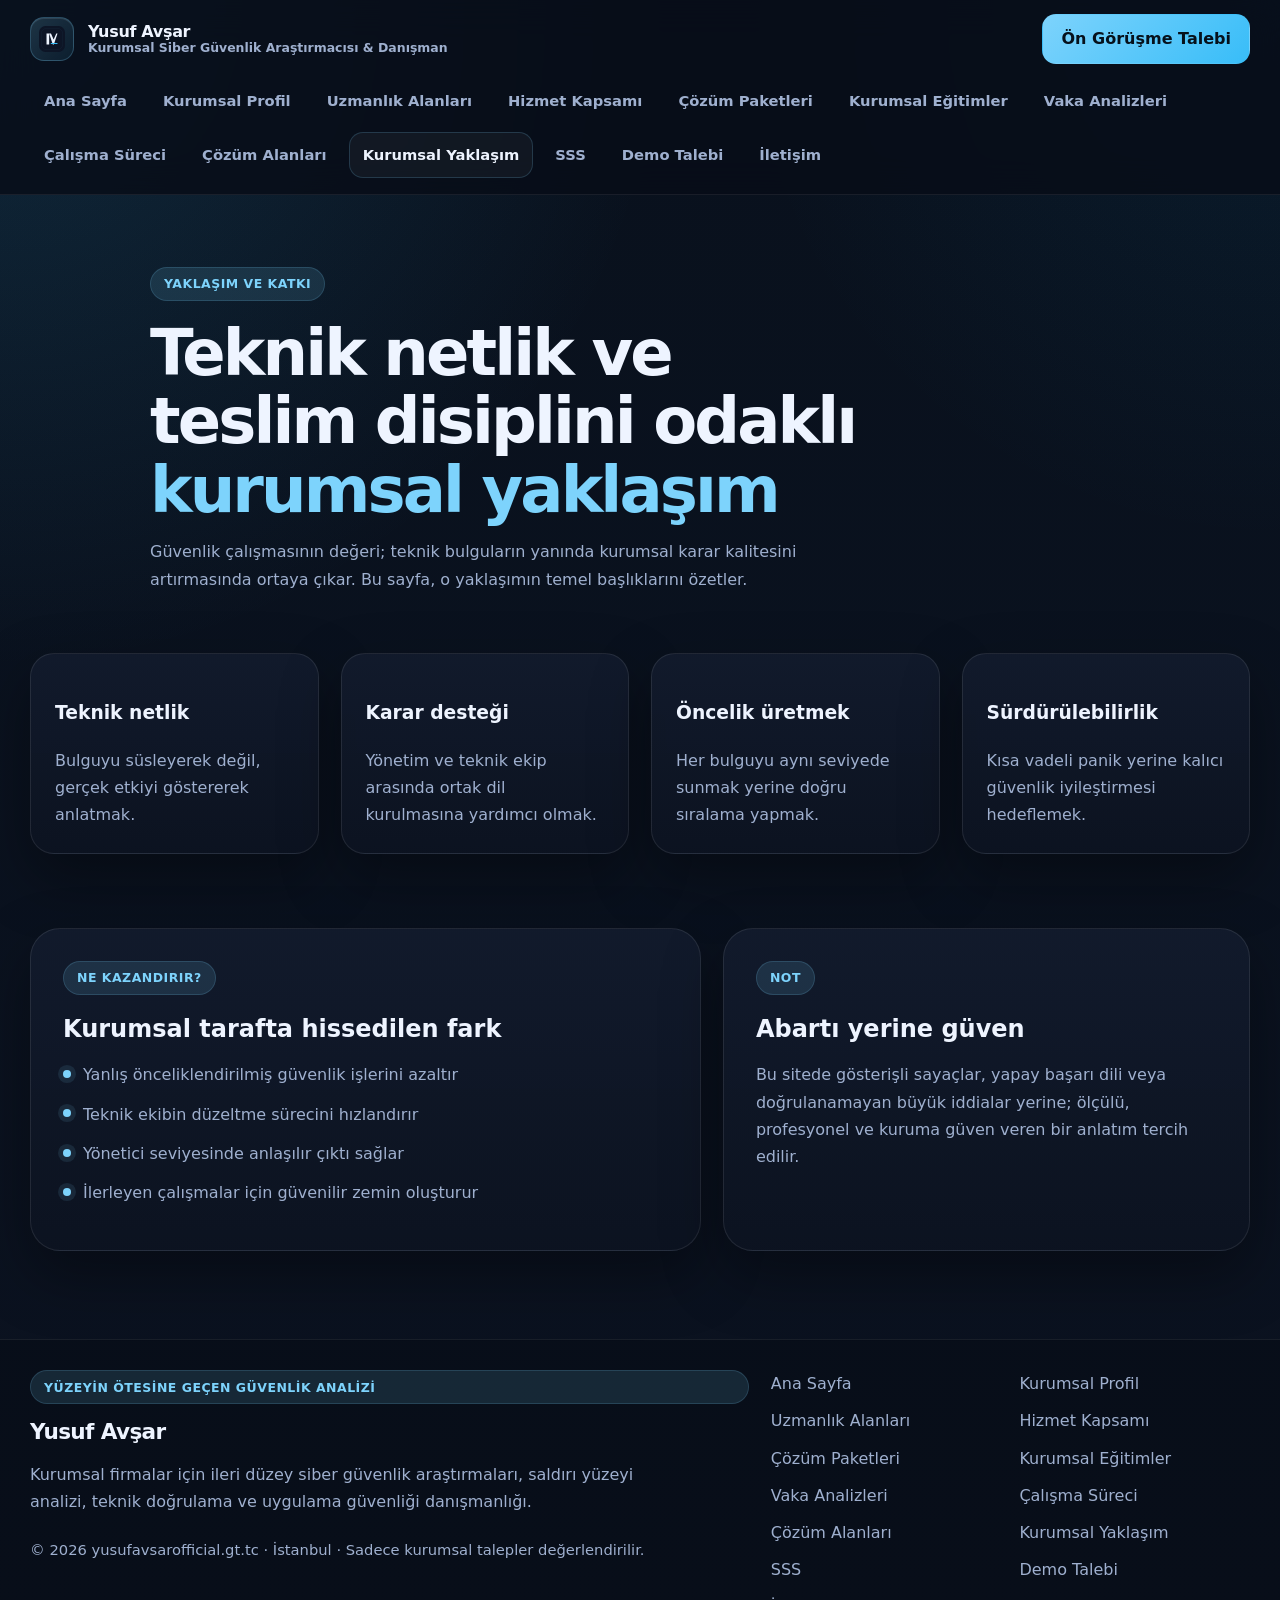
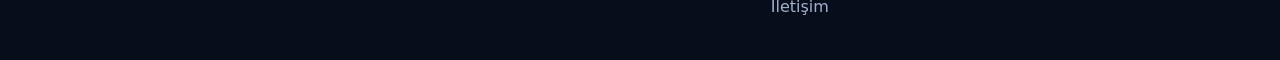
<file: katkilar.html>
<!DOCTYPE html>
<html lang="tr">
<head>
    <meta charset="UTF-8">
    <meta name="viewport" content="width=device-width, initial-scale=1.0">
    <title>Kurumsal Yaklaşım | Teknik Netlik, Teslim Disiplini ve Kuruma Sağlanan Katkı</title>
    <meta name="description" content="Teknik netlik, karar desteği ve sürdürülebilir güvenlik yaklaşımı.">
    <meta name="theme-color" content="#0b1220">
    <meta property="og:type" content="website">
    <meta property="og:title" content="Kurumsal Yaklaşım | Teknik Netlik, Teslim Disiplini ve Kuruma Sağlanan Katkı">
    <meta property="og:description" content="Teknik netlik, karar desteği ve sürdürülebilir güvenlik yaklaşımı.">
    <meta property="og:site_name" content="Yusuf Avşar Official">
    <link rel="icon" href="favicon.svg" type="image/svg+xml">
    <link rel="stylesheet" href="site-theme.css">
    <script src="ortak-api.js" defer></script>
</head>
<body>
    <a class="skip-link" href="#icerik">İçeriğe geç</a>
    
    <header class="site-header">
        <div class="container header-inner">
            <a class="brand" href="index.html" aria-label="Yusuf Avşar ana sayfa">
                <span class="brand-mark"><img src="logo.svg" alt="YA logo"></span>
                <span class="brand-text"><strong>Yusuf Avşar</strong><span>Kurumsal Siber Güvenlik Araştırmacısı & Danışman</span></span>
            </a>
            <button class="nav-toggle" type="button" aria-label="Menüyü aç veya kapat" aria-expanded="false"><span></span></button>
            <nav class="site-nav" aria-label="Ana menü"><ul class="nav-list"><li><a class="nav-link" href="index.html">Ana Sayfa</a></li><li><a class="nav-link" href="hakkimda.html">Kurumsal Profil</a></li><li><a class="nav-link" href="faaliyetler.html">Uzmanlık Alanları</a></li><li><a class="nav-link" href="hizmetler.html">Hizmet Kapsamı</a></li><li><a class="nav-link" href="urunler.html">Çözüm Paketleri</a></li><li><a class="nav-link" href="egitimler.html">Kurumsal Eğitimler</a></li><li><a class="nav-link" href="vaka-analizleri.html">Vaka Analizleri</a></li><li><a class="nav-link" href="calisma-sureci.html">Çalışma Süreci</a></li><li><a class="nav-link" href="cozum-alanlari.html">Çözüm Alanları</a></li><li><a class="nav-link" href="katkilar.html">Kurumsal Yaklaşım</a></li><li><a class="nav-link" href="sss.html">SSS</a></li><li><a class="nav-link" href="demo-talep.html">Demo Talebi</a></li><li><a class="nav-link" href="iletisim.html">İletişim</a></li></ul></nav>
            <a class="btn btn-primary header-cta" href="demo-talep.html">Ön Görüşme Talebi</a>
        </div>
    </header>
    <main id="icerik">
<section class="page-hero"><div class="container"><span class="eyebrow">Yaklaşım ve katkı</span><h1 class="page-title">Teknik netlik ve teslim disiplini odaklı <span>kurumsal yaklaşım</span></h1><p class="lead">Güvenlik çalışmasının değeri; teknik bulguların yanında kurumsal karar kalitesini artırmasında ortaya çıkar. Bu sayfa, o yaklaşımın temel başlıklarını özetler.</p></div></section>
<section class="section"><div class="container grid-4">
<article class="card"><h3>Teknik netlik</h3><p>Bulguyu süsleyerek değil, gerçek etkiyi göstererek anlatmak.</p></article>
<article class="card"><h3>Karar desteği</h3><p>Yönetim ve teknik ekip arasında ortak dil kurulmasına yardımcı olmak.</p></article>
<article class="card"><h3>Öncelik üretmek</h3><p>Her bulguyu aynı seviyede sunmak yerine doğru sıralama yapmak.</p></article>
<article class="card"><h3>Sürdürülebilirlik</h3><p>Kısa vadeli panik yerine kalıcı güvenlik iyileştirmesi hedeflemek.</p></article>
</div></section>
<section class="section"><div class="container split-layout"><article class="panel"><span class="section-kicker">Ne kazandırır?</span><h2 style="margin:14px 0 12px;">Kurumsal tarafta hissedilen fark</h2><ul class="check-list"><li>Yanlış önceliklendirilmiş güvenlik işlerini azaltır</li><li>Teknik ekibin düzeltme sürecini hızlandırır</li><li>Yönetici seviyesinde anlaşılır çıktı sağlar</li><li>İlerleyen çalışmalar için güvenilir zemin oluşturur</li></ul></article><aside class="panel"><span class="section-kicker">Not</span><h2 style="margin:14px 0 12px;">Abartı yerine güven</h2><p class="lead">Bu sitede gösterişli sayaçlar, yapay başarı dili veya doğrulanamayan büyük iddialar yerine; ölçülü, profesyonel ve kuruma güven veren bir anlatım tercih edilir.</p></aside></div></section>

    </main>
    
    <footer class="site-footer">
        <div class="container footer-inner">
            <div class="footer-brand">
                <span class="section-kicker">Yüzeyin ötesine geçen güvenlik analizi</span>
                <h3 style="margin:0;font-size:1.35rem;letter-spacing:-.03em;">Yusuf Avşar</h3>
                <p class="muted" style="margin:0;max-width:640px;">Kurumsal firmalar için ileri düzey siber güvenlik araştırmaları, saldırı yüzeyi analizi, teknik doğrulama ve uygulama güvenliği danışmanlığı.</p>
                <div class="footer-meta">© <span data-current-year></span> yusufavsarofficial.gt.tc · İstanbul · Sadece kurumsal talepler değerlendirilir.</div>
            </div>
            <ul class="footer-links"><li><a href="index.html">Ana Sayfa</a></li><li><a href="hakkimda.html">Kurumsal Profil</a></li><li><a href="faaliyetler.html">Uzmanlık Alanları</a></li><li><a href="hizmetler.html">Hizmet Kapsamı</a></li><li><a href="urunler.html">Çözüm Paketleri</a></li><li><a href="egitimler.html">Kurumsal Eğitimler</a></li><li><a href="vaka-analizleri.html">Vaka Analizleri</a></li><li><a href="calisma-sureci.html">Çalışma Süreci</a></li><li><a href="cozum-alanlari.html">Çözüm Alanları</a></li><li><a href="katkilar.html">Kurumsal Yaklaşım</a></li><li><a href="sss.html">SSS</a></li><li><a href="demo-talep.html">Demo Talebi</a></li><li><a href="iletisim.html">İletişim</a></li></ul>
        </div>
    </footer>
    
</body>
</html>
</file>
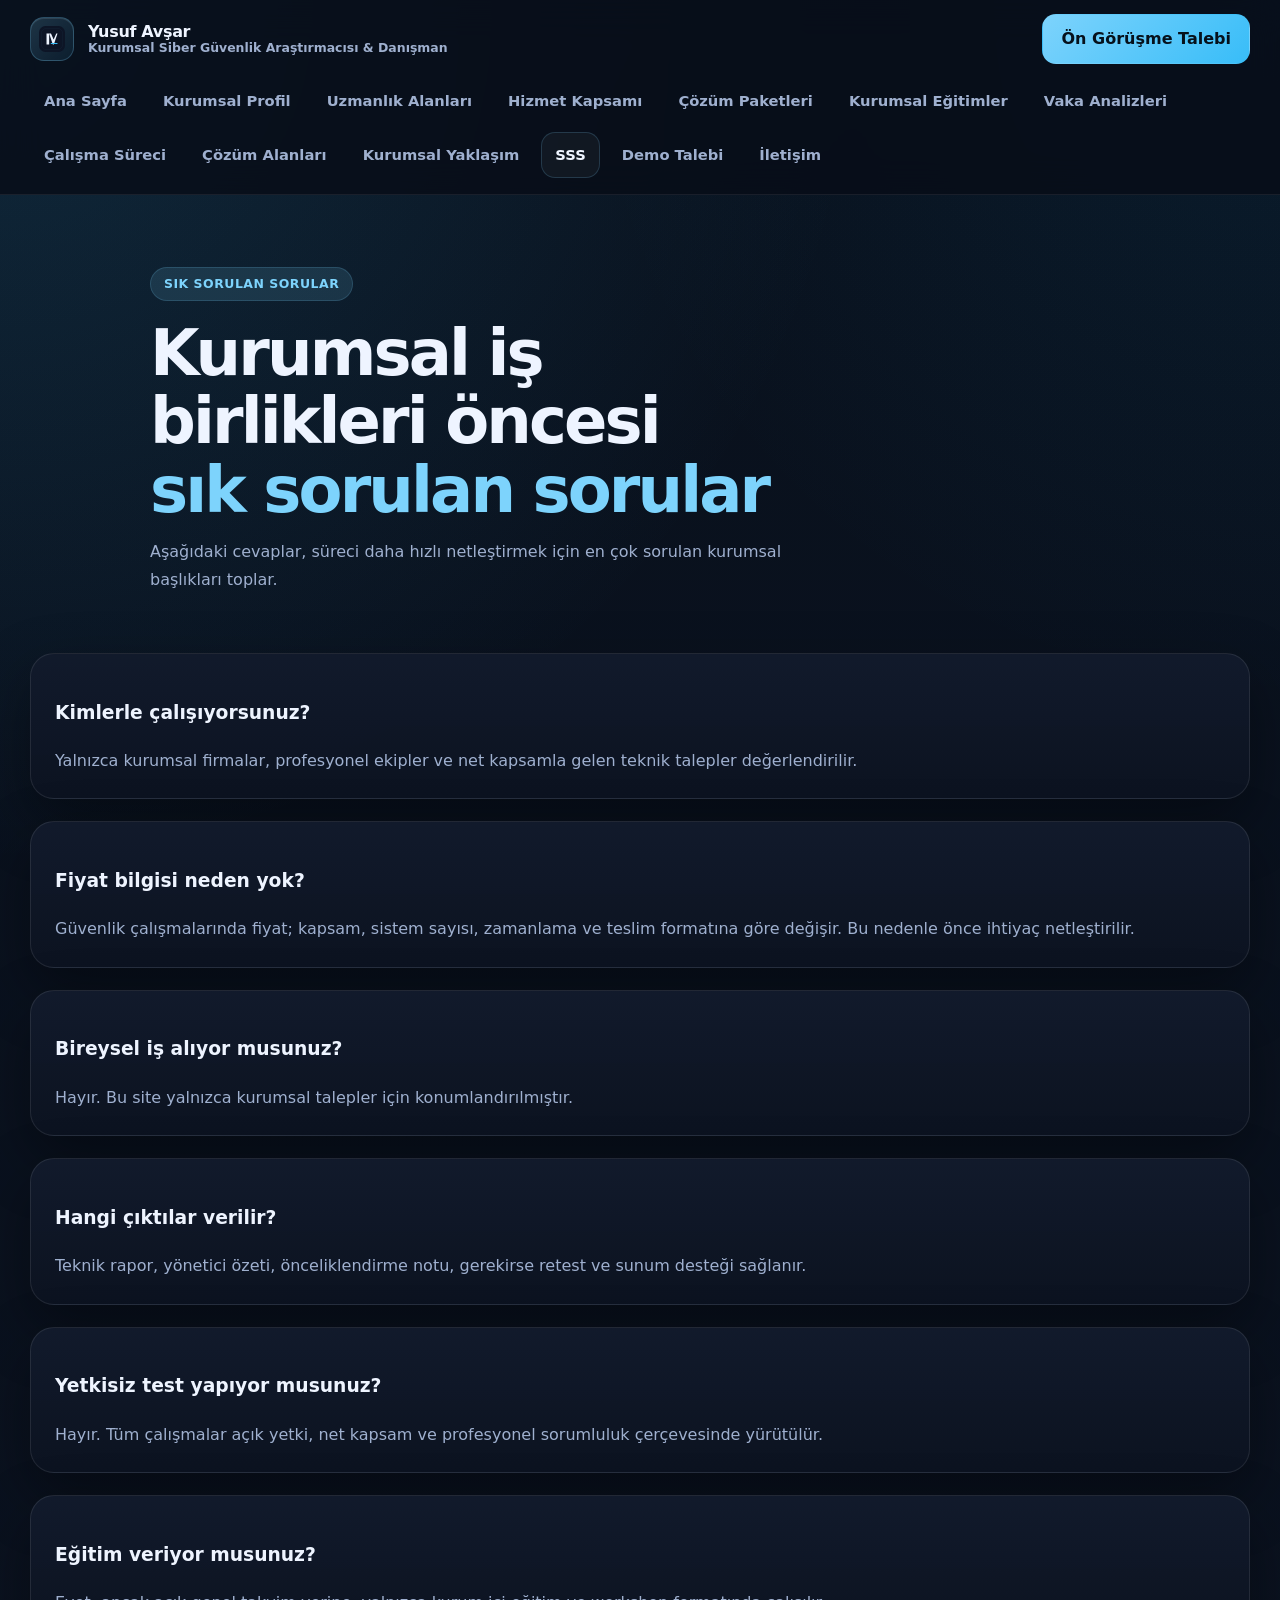
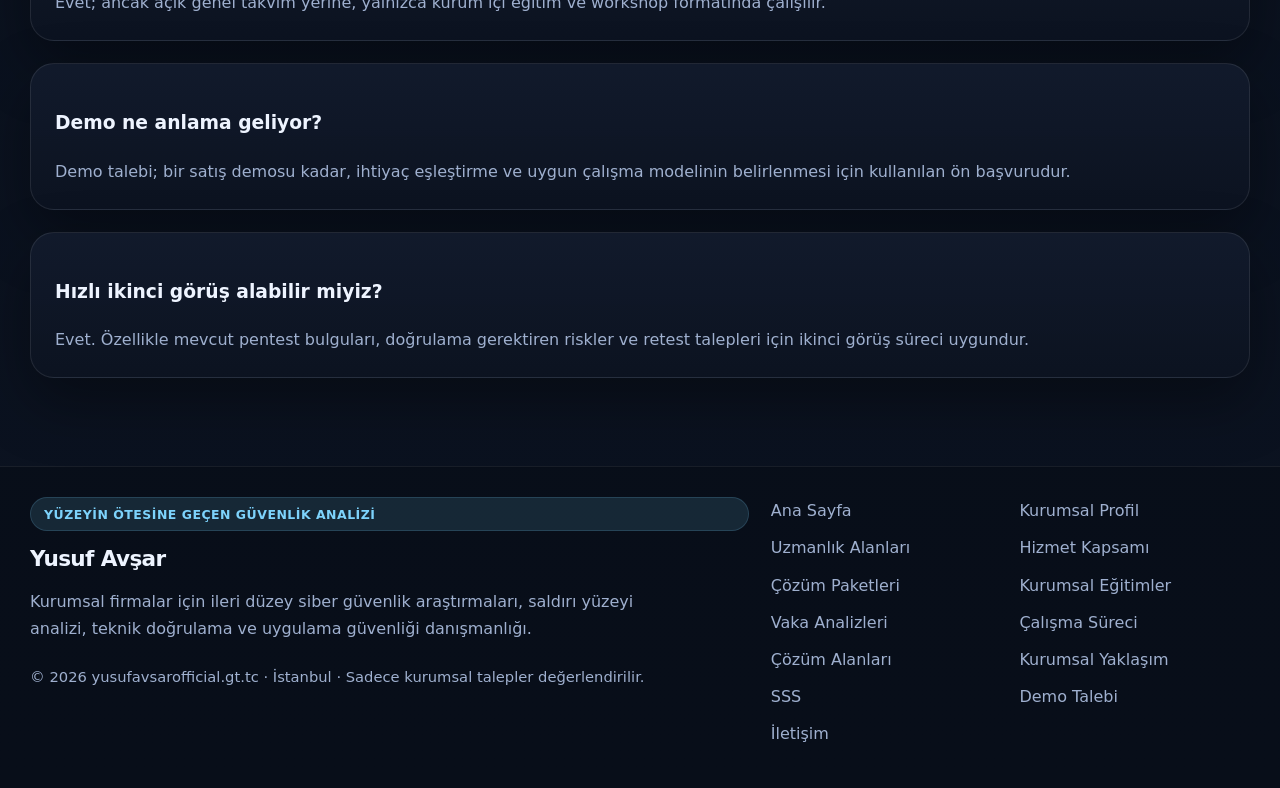
<file: sss.html>
<!DOCTYPE html>
<html lang="tr">
<head>
    <meta charset="UTF-8">
    <meta name="viewport" content="width=device-width, initial-scale=1.0">
    <title>SSS | Kurumsal Siber Güvenlik İş Birlikleri Öncesi Sık Sorulan Sorular</title>
    <meta name="description" content="Kurumsal güvenlik iş birlikleri öncesi sık sorulan sorular.">
    <meta name="theme-color" content="#0b1220">
    <meta property="og:type" content="website">
    <meta property="og:title" content="SSS | Kurumsal Siber Güvenlik İş Birlikleri Öncesi Sık Sorulan Sorular">
    <meta property="og:description" content="Kurumsal güvenlik iş birlikleri öncesi sık sorulan sorular.">
    <meta property="og:site_name" content="Yusuf Avşar Official">
    <link rel="icon" href="favicon.svg" type="image/svg+xml">
    <link rel="stylesheet" href="site-theme.css">
    <script src="ortak-api.js" defer></script>
</head>
<body>
    <a class="skip-link" href="#icerik">İçeriğe geç</a>
    
    <header class="site-header">
        <div class="container header-inner">
            <a class="brand" href="index.html" aria-label="Yusuf Avşar ana sayfa">
                <span class="brand-mark"><img src="logo.svg" alt="YA logo"></span>
                <span class="brand-text"><strong>Yusuf Avşar</strong><span>Kurumsal Siber Güvenlik Araştırmacısı & Danışman</span></span>
            </a>
            <button class="nav-toggle" type="button" aria-label="Menüyü aç veya kapat" aria-expanded="false"><span></span></button>
            <nav class="site-nav" aria-label="Ana menü"><ul class="nav-list"><li><a class="nav-link" href="index.html">Ana Sayfa</a></li><li><a class="nav-link" href="hakkimda.html">Kurumsal Profil</a></li><li><a class="nav-link" href="faaliyetler.html">Uzmanlık Alanları</a></li><li><a class="nav-link" href="hizmetler.html">Hizmet Kapsamı</a></li><li><a class="nav-link" href="urunler.html">Çözüm Paketleri</a></li><li><a class="nav-link" href="egitimler.html">Kurumsal Eğitimler</a></li><li><a class="nav-link" href="vaka-analizleri.html">Vaka Analizleri</a></li><li><a class="nav-link" href="calisma-sureci.html">Çalışma Süreci</a></li><li><a class="nav-link" href="cozum-alanlari.html">Çözüm Alanları</a></li><li><a class="nav-link" href="katkilar.html">Kurumsal Yaklaşım</a></li><li><a class="nav-link" href="sss.html">SSS</a></li><li><a class="nav-link" href="demo-talep.html">Demo Talebi</a></li><li><a class="nav-link" href="iletisim.html">İletişim</a></li></ul></nav>
            <a class="btn btn-primary header-cta" href="demo-talep.html">Ön Görüşme Talebi</a>
        </div>
    </header>
    <main id="icerik">
<section class="page-hero"><div class="container"><span class="eyebrow">Sık sorulan sorular</span><h1 class="page-title">Kurumsal iş birlikleri öncesi <span>sık sorulan sorular</span></h1><p class="lead">Aşağıdaki cevaplar, süreci daha hızlı netleştirmek için en çok sorulan kurumsal başlıkları toplar.</p></div></section>
<section class="section"><div class="container faq-grid">
<article class="faq-item"><h3>Kimlerle çalışıyorsunuz?</h3><p>Yalnızca kurumsal firmalar, profesyonel ekipler ve net kapsamla gelen teknik talepler değerlendirilir.</p></article>
<article class="faq-item"><h3>Fiyat bilgisi neden yok?</h3><p>Güvenlik çalışmalarında fiyat; kapsam, sistem sayısı, zamanlama ve teslim formatına göre değişir. Bu nedenle önce ihtiyaç netleştirilir.</p></article>
<article class="faq-item"><h3>Bireysel iş alıyor musunuz?</h3><p>Hayır. Bu site yalnızca kurumsal talepler için konumlandırılmıştır.</p></article>
<article class="faq-item"><h3>Hangi çıktılar verilir?</h3><p>Teknik rapor, yönetici özeti, önceliklendirme notu, gerekirse retest ve sunum desteği sağlanır.</p></article>
<article class="faq-item"><h3>Yetkisiz test yapıyor musunuz?</h3><p>Hayır. Tüm çalışmalar açık yetki, net kapsam ve profesyonel sorumluluk çerçevesinde yürütülür.</p></article>
<article class="faq-item"><h3>Eğitim veriyor musunuz?</h3><p>Evet; ancak açık genel takvim yerine, yalnızca kurum içi eğitim ve workshop formatında çalışılır.</p></article>
<article class="faq-item"><h3>Demo ne anlama geliyor?</h3><p>Demo talebi; bir satış demosu kadar, ihtiyaç eşleştirme ve uygun çalışma modelinin belirlenmesi için kullanılan ön başvurudur.</p></article>
<article class="faq-item"><h3>Hızlı ikinci görüş alabilir miyiz?</h3><p>Evet. Özellikle mevcut pentest bulguları, doğrulama gerektiren riskler ve retest talepleri için ikinci görüş süreci uygundur.</p></article>
</div></section>

    </main>
    
    <footer class="site-footer">
        <div class="container footer-inner">
            <div class="footer-brand">
                <span class="section-kicker">Yüzeyin ötesine geçen güvenlik analizi</span>
                <h3 style="margin:0;font-size:1.35rem;letter-spacing:-.03em;">Yusuf Avşar</h3>
                <p class="muted" style="margin:0;max-width:640px;">Kurumsal firmalar için ileri düzey siber güvenlik araştırmaları, saldırı yüzeyi analizi, teknik doğrulama ve uygulama güvenliği danışmanlığı.</p>
                <div class="footer-meta">© <span data-current-year></span> yusufavsarofficial.gt.tc · İstanbul · Sadece kurumsal talepler değerlendirilir.</div>
            </div>
            <ul class="footer-links"><li><a href="index.html">Ana Sayfa</a></li><li><a href="hakkimda.html">Kurumsal Profil</a></li><li><a href="faaliyetler.html">Uzmanlık Alanları</a></li><li><a href="hizmetler.html">Hizmet Kapsamı</a></li><li><a href="urunler.html">Çözüm Paketleri</a></li><li><a href="egitimler.html">Kurumsal Eğitimler</a></li><li><a href="vaka-analizleri.html">Vaka Analizleri</a></li><li><a href="calisma-sureci.html">Çalışma Süreci</a></li><li><a href="cozum-alanlari.html">Çözüm Alanları</a></li><li><a href="katkilar.html">Kurumsal Yaklaşım</a></li><li><a href="sss.html">SSS</a></li><li><a href="demo-talep.html">Demo Talebi</a></li><li><a href="iletisim.html">İletişim</a></li></ul>
        </div>
    </footer>
    
</body>
</html>
</file>
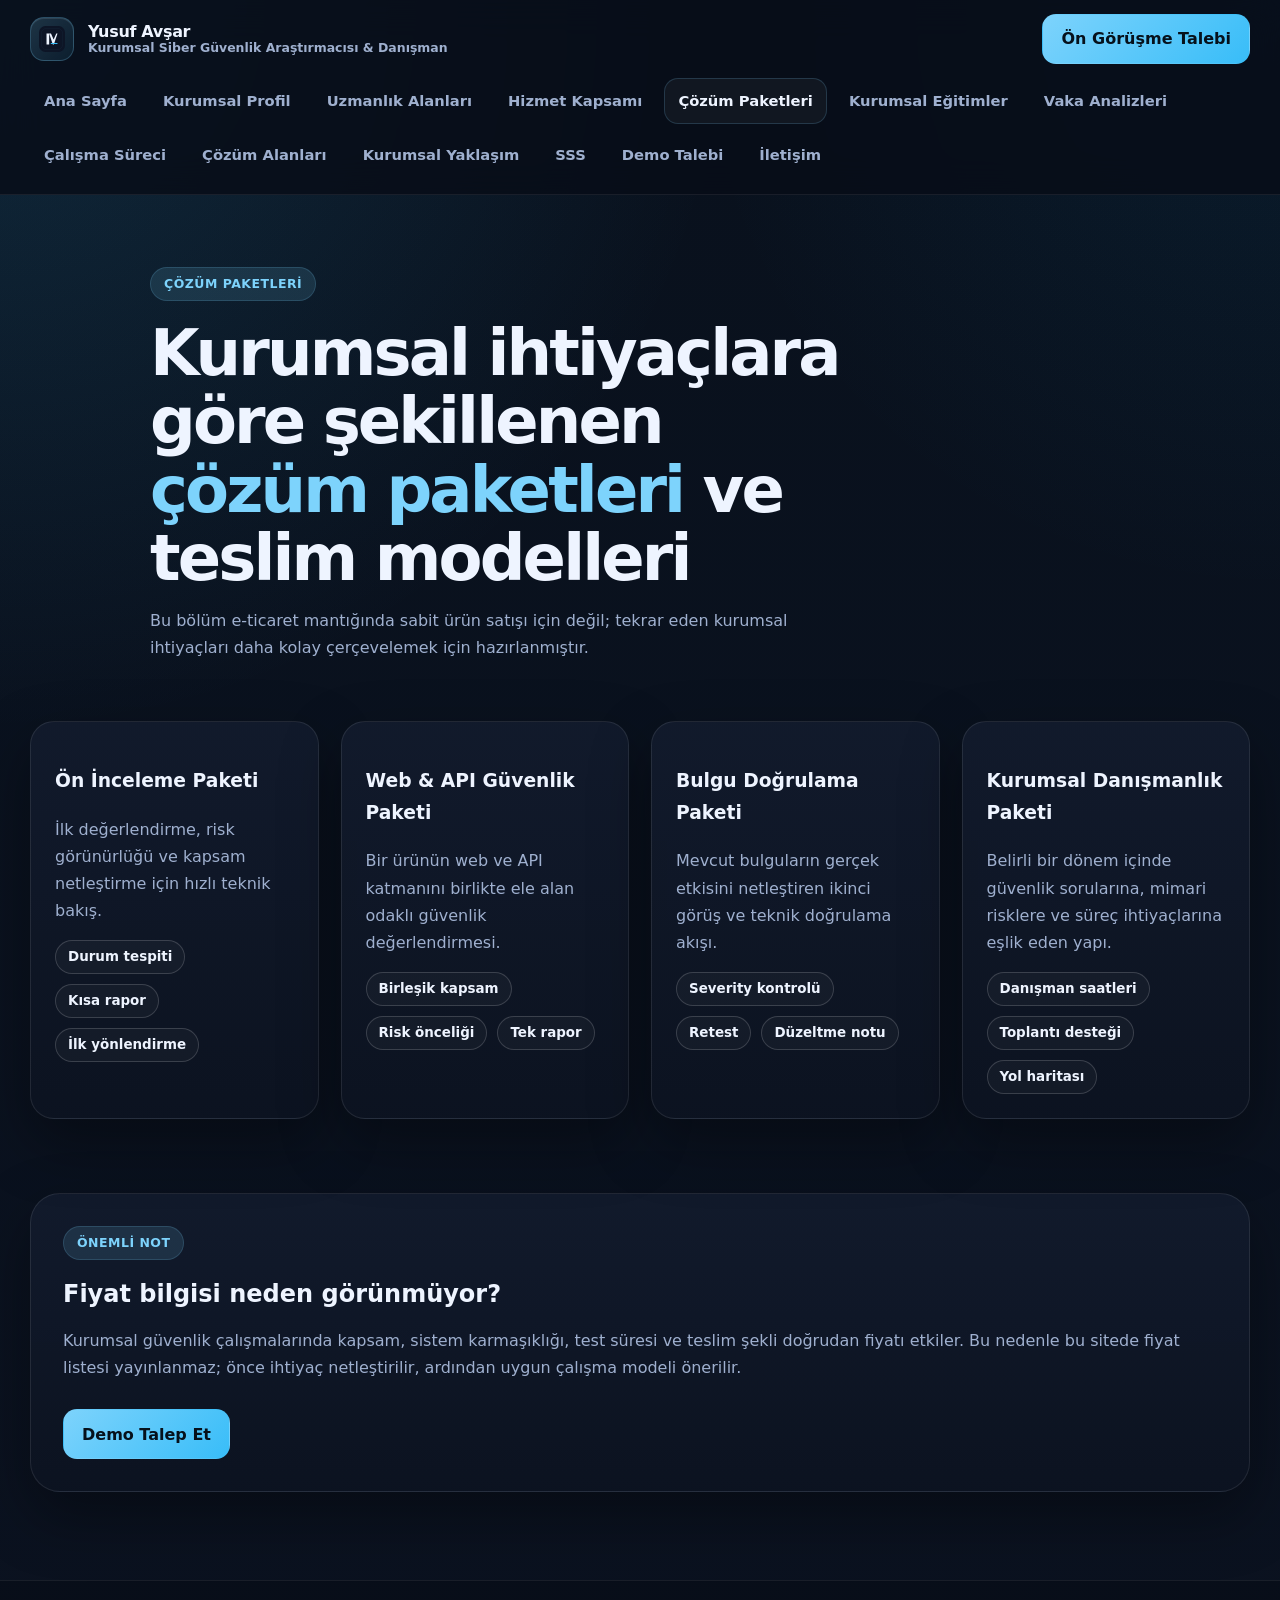
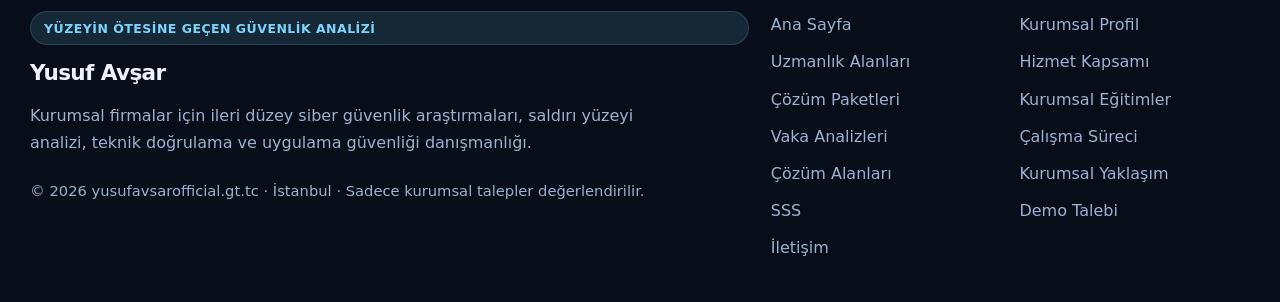
<file: urunler.html>
<!DOCTYPE html>
<html lang="tr">
<head>
    <meta charset="UTF-8">
    <meta name="viewport" content="width=device-width, initial-scale=1.0">
    <title>Çözüm Paketleri | Kurumsal Pentest, Uygulama Güvenliği ve Güvenlik Danışmanlığı Paketleri</title>
    <meta name="description" content="Kurumsal ihtiyaçlara göre şekillenen güvenlik çözüm paketleri ve danışmanlık modelleri.">
    <meta name="theme-color" content="#0b1220">
    <meta property="og:type" content="website">
    <meta property="og:title" content="Çözüm Paketleri | Kurumsal Pentest, Uygulama Güvenliği ve Güvenlik Danışmanlığı Paketleri">
    <meta property="og:description" content="Kurumsal ihtiyaçlara göre şekillenen güvenlik çözüm paketleri ve danışmanlık modelleri.">
    <meta property="og:site_name" content="Yusuf Avşar Official">
    <link rel="icon" href="favicon.svg" type="image/svg+xml">
    <link rel="stylesheet" href="site-theme.css">
    <script src="ortak-api.js" defer></script>
</head>
<body>
    <a class="skip-link" href="#icerik">İçeriğe geç</a>
    
    <header class="site-header">
        <div class="container header-inner">
            <a class="brand" href="index.html" aria-label="Yusuf Avşar ana sayfa">
                <span class="brand-mark"><img src="logo.svg" alt="YA logo"></span>
                <span class="brand-text"><strong>Yusuf Avşar</strong><span>Kurumsal Siber Güvenlik Araştırmacısı & Danışman</span></span>
            </a>
            <button class="nav-toggle" type="button" aria-label="Menüyü aç veya kapat" aria-expanded="false"><span></span></button>
            <nav class="site-nav" aria-label="Ana menü"><ul class="nav-list"><li><a class="nav-link" href="index.html">Ana Sayfa</a></li><li><a class="nav-link" href="hakkimda.html">Kurumsal Profil</a></li><li><a class="nav-link" href="faaliyetler.html">Uzmanlık Alanları</a></li><li><a class="nav-link" href="hizmetler.html">Hizmet Kapsamı</a></li><li><a class="nav-link" href="urunler.html">Çözüm Paketleri</a></li><li><a class="nav-link" href="egitimler.html">Kurumsal Eğitimler</a></li><li><a class="nav-link" href="vaka-analizleri.html">Vaka Analizleri</a></li><li><a class="nav-link" href="calisma-sureci.html">Çalışma Süreci</a></li><li><a class="nav-link" href="cozum-alanlari.html">Çözüm Alanları</a></li><li><a class="nav-link" href="katkilar.html">Kurumsal Yaklaşım</a></li><li><a class="nav-link" href="sss.html">SSS</a></li><li><a class="nav-link" href="demo-talep.html">Demo Talebi</a></li><li><a class="nav-link" href="iletisim.html">İletişim</a></li></ul></nav>
            <a class="btn btn-primary header-cta" href="demo-talep.html">Ön Görüşme Talebi</a>
        </div>
    </header>
    <main id="icerik">
<section class="page-hero"><div class="container"><span class="eyebrow">Çözüm paketleri</span><h1 class="page-title">Kurumsal ihtiyaçlara göre şekillenen <span>çözüm paketleri</span> ve teslim modelleri</h1><p class="lead">Bu bölüm e-ticaret mantığında sabit ürün satışı için değil; tekrar eden kurumsal ihtiyaçları daha kolay çerçevelemek için hazırlanmıştır.</p></div></section>
<section class="section"><div class="container grid-4">
<article class="card"><h3>Ön İnceleme Paketi</h3><p>İlk değerlendirme, risk görünürlüğü ve kapsam netleştirme için hızlı teknik bakış.</p><ul class="tag-list"><li>Durum tespiti</li><li>Kısa rapor</li><li>İlk yönlendirme</li></ul></article>
<article class="card"><h3>Web & API Güvenlik Paketi</h3><p>Bir ürünün web ve API katmanını birlikte ele alan odaklı güvenlik değerlendirmesi.</p><ul class="tag-list"><li>Birleşik kapsam</li><li>Risk önceliği</li><li>Tek rapor</li></ul></article>
<article class="card"><h3>Bulgu Doğrulama Paketi</h3><p>Mevcut bulguların gerçek etkisini netleştiren ikinci görüş ve teknik doğrulama akışı.</p><ul class="tag-list"><li>Severity kontrolü</li><li>Retest</li><li>Düzeltme notu</li></ul></article>
<article class="card"><h3>Kurumsal Danışmanlık Paketi</h3><p>Belirli bir dönem içinde güvenlik sorularına, mimari risklere ve süreç ihtiyaçlarına eşlik eden yapı.</p><ul class="tag-list"><li>Danışman saatleri</li><li>Toplantı desteği</li><li>Yol haritası</li></ul></article>
</div></section>
<section class="section"><div class="container notice"><span class="section-kicker">Önemli not</span><h2 style="margin:14px 0 12px;">Fiyat bilgisi neden görünmüyor?</h2><p>Kurumsal güvenlik çalışmalarında kapsam, sistem karmaşıklığı, test süresi ve teslim şekli doğrudan fiyatı etkiler. Bu nedenle bu sitede fiyat listesi yayınlanmaz; önce ihtiyaç netleştirilir, ardından uygun çalışma modeli önerilir.</p><div class="actions"><a class="btn btn-primary" href="demo-talep.html">Demo Talep Et</a></div></div></section>

    </main>
    
    <footer class="site-footer">
        <div class="container footer-inner">
            <div class="footer-brand">
                <span class="section-kicker">Yüzeyin ötesine geçen güvenlik analizi</span>
                <h3 style="margin:0;font-size:1.35rem;letter-spacing:-.03em;">Yusuf Avşar</h3>
                <p class="muted" style="margin:0;max-width:640px;">Kurumsal firmalar için ileri düzey siber güvenlik araştırmaları, saldırı yüzeyi analizi, teknik doğrulama ve uygulama güvenliği danışmanlığı.</p>
                <div class="footer-meta">© <span data-current-year></span> yusufavsarofficial.gt.tc · İstanbul · Sadece kurumsal talepler değerlendirilir.</div>
            </div>
            <ul class="footer-links"><li><a href="index.html">Ana Sayfa</a></li><li><a href="hakkimda.html">Kurumsal Profil</a></li><li><a href="faaliyetler.html">Uzmanlık Alanları</a></li><li><a href="hizmetler.html">Hizmet Kapsamı</a></li><li><a href="urunler.html">Çözüm Paketleri</a></li><li><a href="egitimler.html">Kurumsal Eğitimler</a></li><li><a href="vaka-analizleri.html">Vaka Analizleri</a></li><li><a href="calisma-sureci.html">Çalışma Süreci</a></li><li><a href="cozum-alanlari.html">Çözüm Alanları</a></li><li><a href="katkilar.html">Kurumsal Yaklaşım</a></li><li><a href="sss.html">SSS</a></li><li><a href="demo-talep.html">Demo Talebi</a></li><li><a href="iletisim.html">İletişim</a></li></ul>
        </div>
    </footer>
    
</body>
</html>
</file>
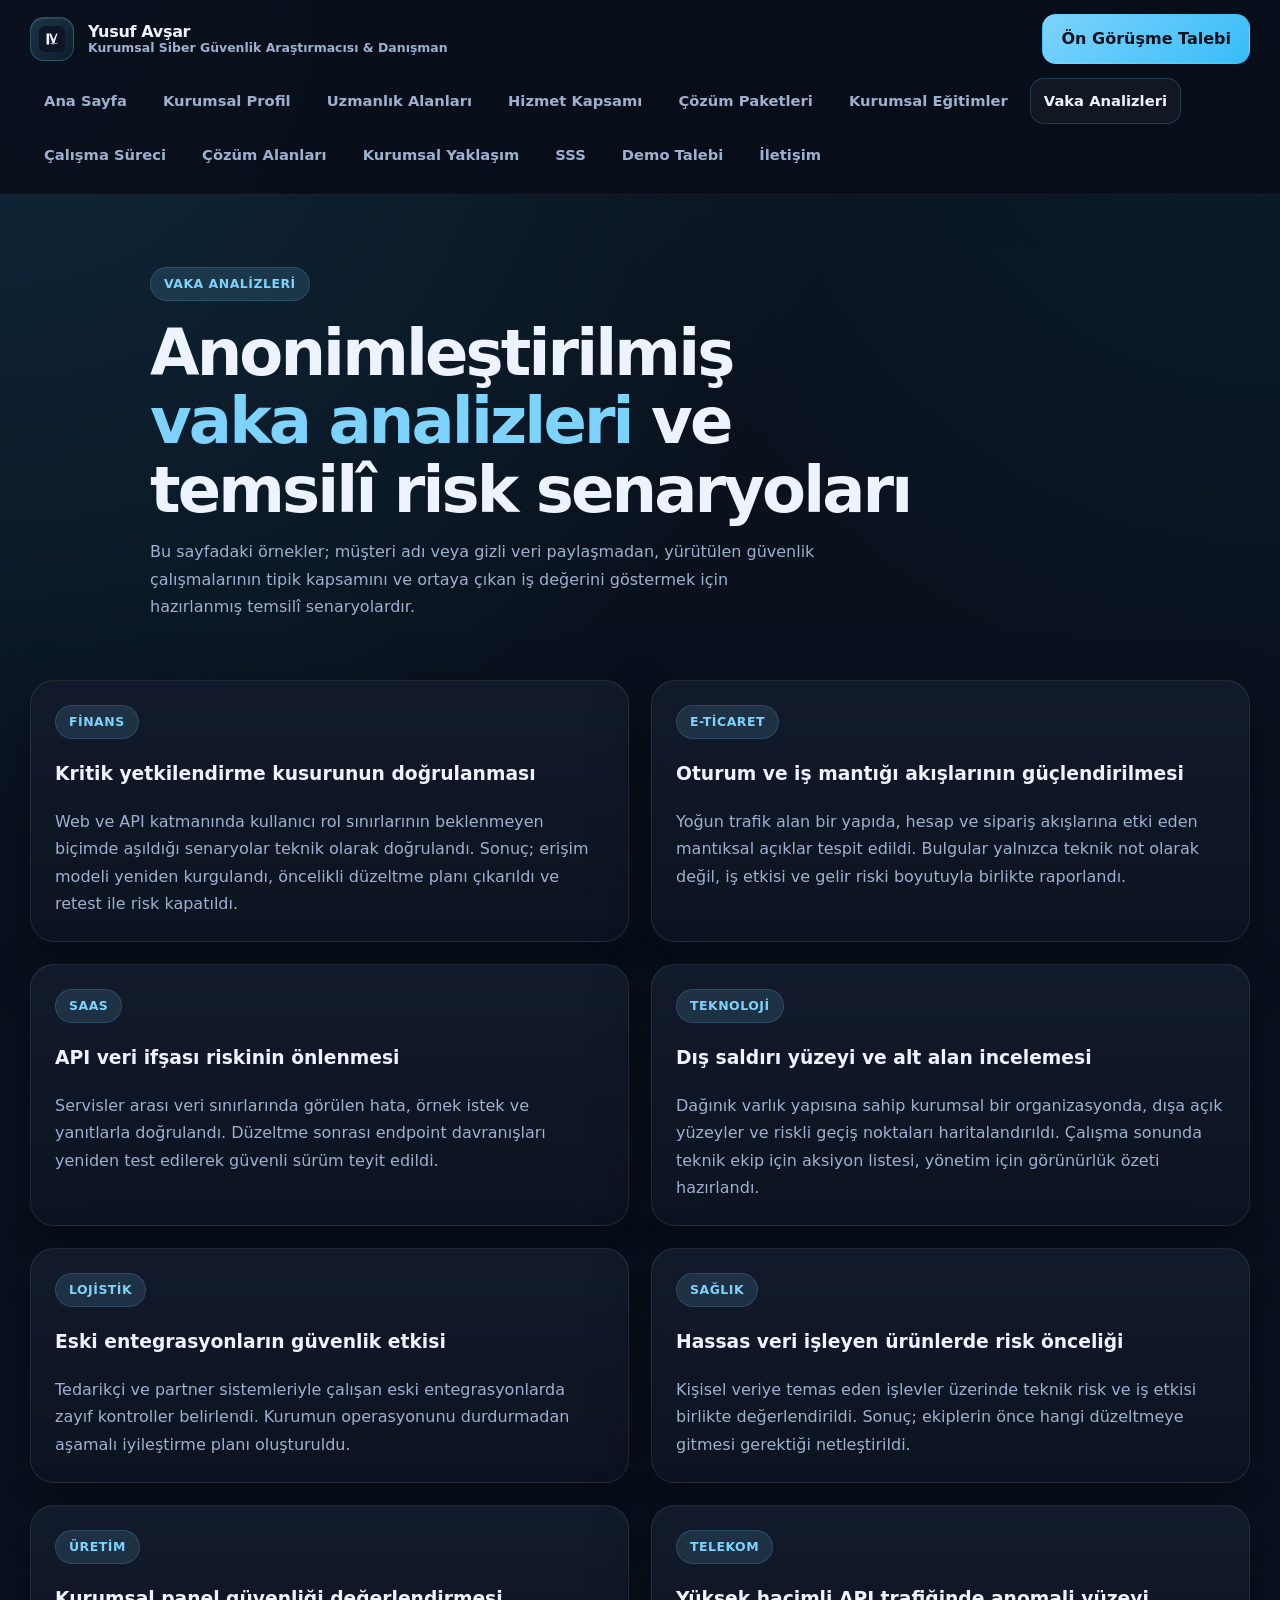
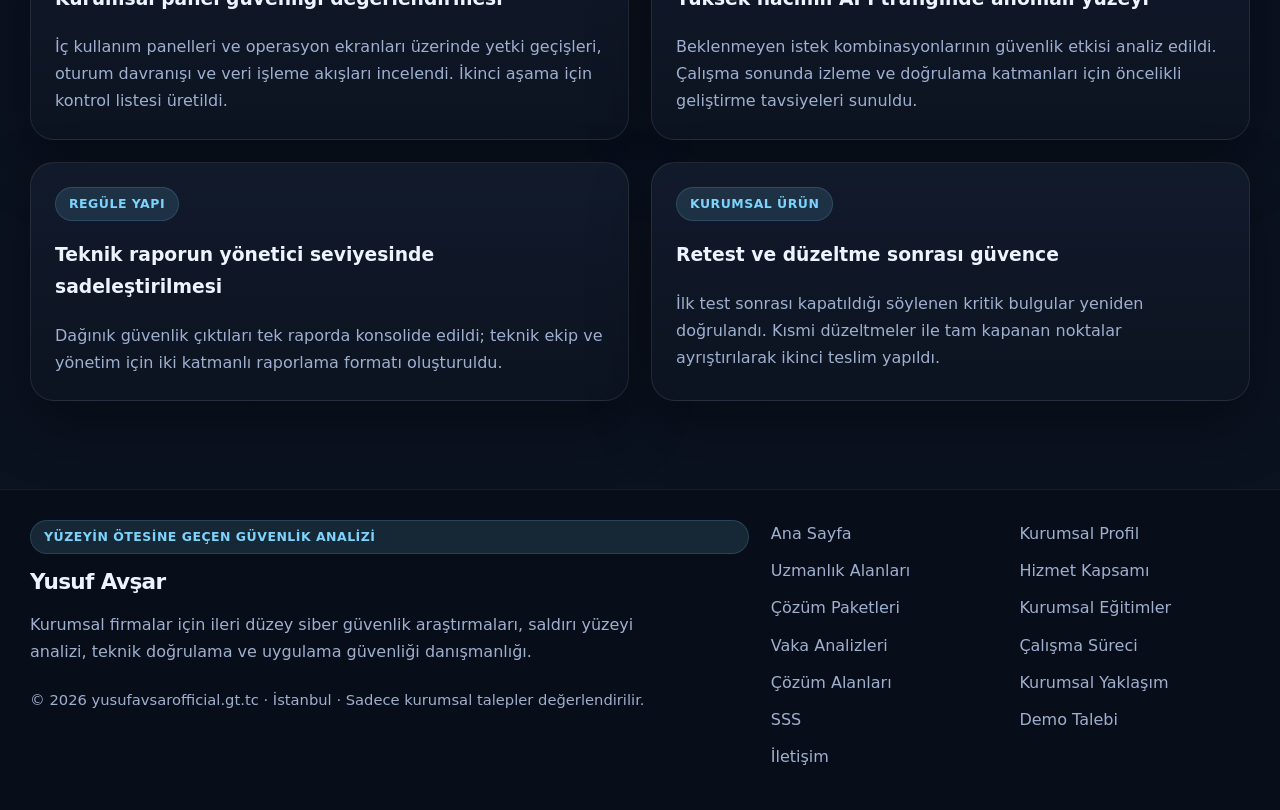
<file: vaka-analizleri.html>
<!DOCTYPE html>
<html lang="tr">
<head>
    <meta charset="UTF-8">
    <meta name="viewport" content="width=device-width, initial-scale=1.0">
    <title>Vaka Analizleri | Anonimleştirilmiş Kurumsal Risk Senaryoları ve Teknik Değerlendirme Örnekleri</title>
    <meta name="description" content="Kurumsal yapılar için hazırlanmış temsilî vaka analizleri ve çalışma senaryoları.">
    <meta name="theme-color" content="#0b1220">
    <meta property="og:type" content="website">
    <meta property="og:title" content="Vaka Analizleri | Anonimleştirilmiş Kurumsal Risk Senaryoları ve Teknik Değerlendirme Örnekleri">
    <meta property="og:description" content="Kurumsal yapılar için hazırlanmış temsilî vaka analizleri ve çalışma senaryoları.">
    <meta property="og:site_name" content="Yusuf Avşar Official">
    <link rel="icon" href="favicon.svg" type="image/svg+xml">
    <link rel="stylesheet" href="site-theme.css">
    <script src="ortak-api.js" defer></script>
</head>
<body>
    <a class="skip-link" href="#icerik">İçeriğe geç</a>
    
    <header class="site-header">
        <div class="container header-inner">
            <a class="brand" href="index.html" aria-label="Yusuf Avşar ana sayfa">
                <span class="brand-mark"><img src="logo.svg" alt="YA logo"></span>
                <span class="brand-text"><strong>Yusuf Avşar</strong><span>Kurumsal Siber Güvenlik Araştırmacısı & Danışman</span></span>
            </a>
            <button class="nav-toggle" type="button" aria-label="Menüyü aç veya kapat" aria-expanded="false"><span></span></button>
            <nav class="site-nav" aria-label="Ana menü"><ul class="nav-list"><li><a class="nav-link" href="index.html">Ana Sayfa</a></li><li><a class="nav-link" href="hakkimda.html">Kurumsal Profil</a></li><li><a class="nav-link" href="faaliyetler.html">Uzmanlık Alanları</a></li><li><a class="nav-link" href="hizmetler.html">Hizmet Kapsamı</a></li><li><a class="nav-link" href="urunler.html">Çözüm Paketleri</a></li><li><a class="nav-link" href="egitimler.html">Kurumsal Eğitimler</a></li><li><a class="nav-link" href="vaka-analizleri.html">Vaka Analizleri</a></li><li><a class="nav-link" href="calisma-sureci.html">Çalışma Süreci</a></li><li><a class="nav-link" href="cozum-alanlari.html">Çözüm Alanları</a></li><li><a class="nav-link" href="katkilar.html">Kurumsal Yaklaşım</a></li><li><a class="nav-link" href="sss.html">SSS</a></li><li><a class="nav-link" href="demo-talep.html">Demo Talebi</a></li><li><a class="nav-link" href="iletisim.html">İletişim</a></li></ul></nav>
            <a class="btn btn-primary header-cta" href="demo-talep.html">Ön Görüşme Talebi</a>
        </div>
    </header>
    <main id="icerik">
<section class="page-hero"><div class="container"><span class="eyebrow">Vaka analizleri</span><h1 class="page-title">Anonimleştirilmiş <span>vaka analizleri</span> ve temsilî risk senaryoları</h1><p class="lead">Bu sayfadaki örnekler; müşteri adı veya gizli veri paylaşmadan, yürütülen güvenlik çalışmalarının tipik kapsamını ve ortaya çıkan iş değerini göstermek için hazırlanmış temsilî senaryolardır.</p></div></section>
<section class="section"><div class="container case-grid card-grid-2">
<article class="case-card"><span class="section-kicker">Finans</span><h3>Kritik yetkilendirme kusurunun doğrulanması</h3><p>Web ve API katmanında kullanıcı rol sınırlarının beklenmeyen biçimde aşıldığı senaryolar teknik olarak doğrulandı. Sonuç; erişim modeli yeniden kurgulandı, öncelikli düzeltme planı çıkarıldı ve retest ile risk kapatıldı.</p></article>
<article class="case-card"><span class="section-kicker">E-Ticaret</span><h3>Oturum ve iş mantığı akışlarının güçlendirilmesi</h3><p>Yoğun trafik alan bir yapıda, hesap ve sipariş akışlarına etki eden mantıksal açıklar tespit edildi. Bulgular yalnızca teknik not olarak değil, iş etkisi ve gelir riski boyutuyla birlikte raporlandı.</p></article>
<article class="case-card"><span class="section-kicker">SaaS</span><h3>API veri ifşası riskinin önlenmesi</h3><p>Servisler arası veri sınırlarında görülen hata, örnek istek ve yanıtlarla doğrulandı. Düzeltme sonrası endpoint davranışları yeniden test edilerek güvenli sürüm teyit edildi.</p></article>
<article class="case-card"><span class="section-kicker">Teknoloji</span><h3>Dış saldırı yüzeyi ve alt alan incelemesi</h3><p>Dağınık varlık yapısına sahip kurumsal bir organizasyonda, dışa açık yüzeyler ve riskli geçiş noktaları haritalandırıldı. Çalışma sonunda teknik ekip için aksiyon listesi, yönetim için görünürlük özeti hazırlandı.</p></article>
<article class="case-card"><span class="section-kicker">Lojistik</span><h3>Eski entegrasyonların güvenlik etkisi</h3><p>Tedarikçi ve partner sistemleriyle çalışan eski entegrasyonlarda zayıf kontroller belirlendi. Kurumun operasyonunu durdurmadan aşamalı iyileştirme planı oluşturuldu.</p></article>
<article class="case-card"><span class="section-kicker">Sağlık</span><h3>Hassas veri işleyen ürünlerde risk önceliği</h3><p>Kişisel veriye temas eden işlevler üzerinde teknik risk ve iş etkisi birlikte değerlendirildi. Sonuç; ekiplerin önce hangi düzeltmeye gitmesi gerektiği netleştirildi.</p></article>
<article class="case-card"><span class="section-kicker">Üretim</span><h3>Kurumsal panel güvenliği değerlendirmesi</h3><p>İç kullanım panelleri ve operasyon ekranları üzerinde yetki geçişleri, oturum davranışı ve veri işleme akışları incelendi. İkinci aşama için kontrol listesi üretildi.</p></article>
<article class="case-card"><span class="section-kicker">Telekom</span><h3>Yüksek hacimli API trafiğinde anomali yüzeyi</h3><p>Beklenmeyen istek kombinasyonlarının güvenlik etkisi analiz edildi. Çalışma sonunda izleme ve doğrulama katmanları için öncelikli geliştirme tavsiyeleri sunuldu.</p></article>
<article class="case-card"><span class="section-kicker">Regüle yapı</span><h3>Teknik raporun yönetici seviyesinde sadeleştirilmesi</h3><p>Dağınık güvenlik çıktıları tek raporda konsolide edildi; teknik ekip ve yönetim için iki katmanlı raporlama formatı oluşturuldu.</p></article>
<article class="case-card"><span class="section-kicker">Kurumsal ürün</span><h3>Retest ve düzeltme sonrası güvence</h3><p>İlk test sonrası kapatıldığı söylenen kritik bulgular yeniden doğrulandı. Kısmi düzeltmeler ile tam kapanan noktalar ayrıştırılarak ikinci teslim yapıldı.</p></article>
</div></section>

    </main>
    
    <footer class="site-footer">
        <div class="container footer-inner">
            <div class="footer-brand">
                <span class="section-kicker">Yüzeyin ötesine geçen güvenlik analizi</span>
                <h3 style="margin:0;font-size:1.35rem;letter-spacing:-.03em;">Yusuf Avşar</h3>
                <p class="muted" style="margin:0;max-width:640px;">Kurumsal firmalar için ileri düzey siber güvenlik araştırmaları, saldırı yüzeyi analizi, teknik doğrulama ve uygulama güvenliği danışmanlığı.</p>
                <div class="footer-meta">© <span data-current-year></span> yusufavsarofficial.gt.tc · İstanbul · Sadece kurumsal talepler değerlendirilir.</div>
            </div>
            <ul class="footer-links"><li><a href="index.html">Ana Sayfa</a></li><li><a href="hakkimda.html">Kurumsal Profil</a></li><li><a href="faaliyetler.html">Uzmanlık Alanları</a></li><li><a href="hizmetler.html">Hizmet Kapsamı</a></li><li><a href="urunler.html">Çözüm Paketleri</a></li><li><a href="egitimler.html">Kurumsal Eğitimler</a></li><li><a href="vaka-analizleri.html">Vaka Analizleri</a></li><li><a href="calisma-sureci.html">Çalışma Süreci</a></li><li><a href="cozum-alanlari.html">Çözüm Alanları</a></li><li><a href="katkilar.html">Kurumsal Yaklaşım</a></li><li><a href="sss.html">SSS</a></li><li><a href="demo-talep.html">Demo Talebi</a></li><li><a href="iletisim.html">İletişim</a></li></ul>
        </div>
    </footer>
    
</body>
</html>
</file>
<file: site-theme.css>
:root {
  --bg: #0b1220;
  --bg-soft: #111a2c;
  --panel: #131d31;
  --panel-2: #17233b;
  --line: rgba(255,255,255,.09);
  --line-strong: rgba(255,255,255,.16);
  --text: #eef4ff;
  --muted: #9fb0cf;
  --accent: #7dd3fc;
  --accent-2: #38bdf8;
  --accent-soft: rgba(125, 211, 252, .13);
  --success: #7ee787;
  --warning: #fbbf24;
  --radius: 24px;
  --radius-sm: 16px;
  --shadow: 0 24px 60px rgba(0,0,0,.35);
  --container: 1220px;
}
* { box-sizing: border-box; }
html { scroll-behavior: smooth; }
body {
  margin: 0;
  font-family: Inter, "Segoe UI", system-ui, -apple-system, BlinkMacSystemFont, sans-serif;
  color: var(--text);
  background:
    radial-gradient(circle at top left, rgba(56,189,248,.14), transparent 32%),
    radial-gradient(circle at top right, rgba(14,165,233,.08), transparent 26%),
    linear-gradient(180deg, #09111d 0%, #0b1220 100%);
  line-height: 1.7;
  -webkit-font-smoothing: antialiased;
  text-rendering: optimizeLegibility;
}
a { color: inherit; text-decoration: none; }
img { max-width: 100%; display: block; }
button, input, textarea, select { font: inherit; }
::selection { background: rgba(125,211,252,.24); }
.skip-link {
  position: absolute; left: 18px; top: -60px; z-index: 10000;
  background: var(--accent); color: #07111b; padding: 10px 14px; border-radius: 12px; font-weight: 800;
}
.skip-link:focus { top: 18px; }
.container { width: min(var(--container), calc(100% - 32px)); margin: 0 auto; }
body.nav-lock { overflow: hidden; }
.muted { color: var(--muted); }
.small { font-size: .94rem; }
.site-header {
  position: sticky; top: 0; z-index: 400;
  backdrop-filter: blur(18px);
  background: rgba(8, 13, 24, .82);
  border-bottom: 1px solid rgba(255,255,255,.07);
}
.header-inner {
  display: grid;
  grid-template-columns: auto 1fr auto;
  grid-template-areas:
    "brand . cta"
    "nav nav nav";
  gap: 14px 18px;
  align-items: center;
  padding: 14px 0 16px;
}
.brand {
  grid-area: brand;
  display: inline-flex; align-items: center; gap: 14px; font-weight: 800;
  min-width: 0;
}
.brand-mark {
  width: 44px; height: 44px; border-radius: 14px;
  display: inline-flex; align-items: center; justify-content: center;
  background: linear-gradient(135deg, rgba(125,211,252,.18), rgba(56,189,248,.08));
  border: 1px solid rgba(125,211,252,.24);
  box-shadow: inset 0 1px 0 rgba(255,255,255,.1);
}
.brand-mark img { width: 26px; height: 26px; }
.brand-text { display: flex; flex-direction: column; line-height: 1.05; }
.brand-text strong { font-size: 1rem; letter-spacing: -.02em; }
.brand-text span { font-size: .78rem; color: var(--muted); font-weight: 600; }
.site-nav {
  grid-area: nav;
  margin-left: 0;
  width: 100%;
  min-width: 0;
}
.nav-list {
  display: flex;
  flex-wrap: wrap;
  align-items: stretch;
  gap: 8px;
  list-style: none;
  margin: 0;
  padding: 0;
  overflow: visible;
  white-space: normal;
  scrollbar-width: none;
}
.nav-link {
  display: inline-flex;
  align-items: center;
  justify-content: center;
  min-height: 46px;
  padding: 11px 14px;
  border-radius: 14px;
  color: var(--muted);
  font-weight: 700;
  font-size: .92rem;
  line-height: 1.2;
  text-align: center;
  white-space: normal;
  transition: .2s ease;
}
.nav-link:hover, .nav-link:focus-visible, .nav-link.active {
  color: var(--text); background: rgba(255,255,255,.04); outline: none;
}
.nav-link.active { box-shadow: inset 0 0 0 1px rgba(125,211,252,.18); }
.nav-list::-webkit-scrollbar { display:none; }
.header-cta {
  grid-area: cta;
  margin-left: 0;
  white-space: nowrap;
  justify-self: end;
}
.nav-toggle {
  display: none; width: 48px; height: 48px; border-radius: 14px;
  border: 1px solid var(--line); background: rgba(255,255,255,.03); color: var(--text);
}
.nav-toggle span, .nav-toggle span::before, .nav-toggle span::after {
  display:block; width:20px; height:2px; background: currentColor; border-radius:999px; content:""; transition:.2s ease;
}
.nav-toggle span { position: relative; margin: 0 auto; }
.nav-toggle span::before { position:absolute; left:0; top:-6px; }
.nav-toggle span::after { position:absolute; left:0; top:6px; }
.site-header.nav-open .nav-toggle span { background: transparent; }
.site-header.nav-open .nav-toggle span::before { top:0; transform: rotate(45deg); }
.site-header.nav-open .nav-toggle span::after { top:0; transform: rotate(-45deg); }

.hero { padding: 86px 0 36px; }
.hero-grid {
  display: grid; grid-template-columns: minmax(0, 1.12fr) minmax(360px, .88fr); gap: 28px; align-items: stretch;
}
.hero-copy, .hero-panel, .panel, .card, .metric, .timeline-item, .case-card, .contact-card,
.notice, .faq-item, .form-card, .sector-card, .stat-card, .mini-card, .quote-box {
  background: linear-gradient(180deg, rgba(18,27,44,.96), rgba(12,19,33,.98));
  border: 1px solid var(--line);
  box-shadow: var(--shadow);
}
.hero-copy, .hero-panel, .panel, .notice, .form-card, .quote-box { border-radius: 30px; padding: 32px; }
.card, .metric, .timeline-item, .case-card, .contact-card, .faq-item, .sector-card, .stat-card, .mini-card { border-radius: 24px; padding: 24px; }
.eyebrow, .section-kicker, .mini-label {
  display: inline-flex; align-items: center; gap: 8px; min-height: 34px; padding: 0 13px;
  border-radius: 999px; font-size: .78rem; letter-spacing: .04em; font-weight: 800; text-transform: uppercase;
  color: var(--accent); background: var(--accent-soft); border: 1px solid rgba(125,211,252,.16);
}
.hero-title, .page-title {
  margin: 18px 0 14px;
  font-size: clamp(2.35rem, 5vw, 4.4rem);
  line-height: 1.07;
  letter-spacing: -.045em;
  text-wrap: balance;
}
.hero-title span, .page-title span { color: var(--accent); }
.hero-text, .lead, .section-head p, .card p, .panel p, .notice p, .timeline-item p, .faq-item p, .case-card p, .contact-card p, .sector-card p, .stat-card p {
  color: var(--muted); margin: 0;
}
.hero-actions, .actions { display:flex; flex-wrap:wrap; gap:12px; margin-top: 28px; }
.btn {
  display:inline-flex; align-items:center; justify-content:center; min-height: 50px; padding: 0 18px; border-radius: 14px;
  font-weight: 800; border: 1px solid transparent; transition: .2s ease;
}
.btn:hover { transform: translateY(-2px); }
.btn-primary { background: linear-gradient(135deg, var(--accent), var(--accent-2)); color: #06111b; }
.btn-secondary { background: rgba(255,255,255,.03); border-color: var(--line); color: var(--text); }
.btn-secondary:hover { border-color: rgba(125,211,252,.3); color: var(--accent); }
.btn-ghost { background: transparent; border-color: rgba(125,211,252,.18); color: var(--accent); }
.trust-grid, .card-grid, .metric-grid, .case-grid, .faq-grid, .sector-grid, .stats-grid, .contact-grid, .mini-grid {
  display:grid; gap: 22px;
}
.card-grid-2, .metric-grid-2, .mini-grid-2 { grid-template-columns: repeat(2, minmax(0,1fr)); }
.card-grid-3, .metric-grid-3, .stats-grid-3 { grid-template-columns: repeat(3, minmax(0,1fr)); }
.card-grid-4, .sector-grid-4 { grid-template-columns: repeat(4, minmax(0,1fr)); }
.section { padding: 32px 0 0; }
.section + .section { padding-top: 74px; }
.section-head { margin-bottom: 24px; }
.section-head h2 { margin: 14px 0 10px; font-size: clamp(1.7rem, 3vw, 2.4rem); line-height: 1.14; letter-spacing: -.03em; }
.content-grid, .split-layout { display:grid; gap: 22px; grid-template-columns: 1.12fr .88fr; }
.grid-3 { display:grid; gap: 22px; grid-template-columns: repeat(3,minmax(0,1fr)); }
.grid-4 { display:grid; gap: 22px; grid-template-columns: repeat(4,minmax(0,1fr)); }
.kpi {
  display: flex; flex-direction: column; gap: 6px;
}
.kpi strong { font-size: 1.8rem; letter-spacing: -.04em; }
.kpi span { color: var(--muted); }
.tag-list, .check-list, .clean-list, .footer-links, .policy-list {
  margin: 0; padding: 0; list-style: none;
}
.tag-list { display:flex; flex-wrap:wrap; gap:10px; margin-top: 16px; }
.tag-list li, .chip {
  display:inline-flex; align-items:center; min-height: 34px; padding: 0 12px; border-radius: 999px;
  border: 1px solid var(--line-strong); background: rgba(255,255,255,.03); color: var(--text); font-size: .84rem; font-weight: 650;
}
.check-list li, .clean-list li, .policy-list li {
  position: relative; padding-left: 20px; margin-bottom: 12px; color: var(--muted);
}
.check-list li::before, .clean-list li::before, .policy-list li::before {
  content: ""; position: absolute; left: 0; top: .8em; width: 8px; height: 8px; border-radius: 50%;
  background: var(--accent); box-shadow: 0 0 0 5px rgba(125,211,252,.1); transform: translateY(-50%);
}
.feature-top, .card-top {
  display:flex; align-items:center; justify-content:space-between; gap:10px; margin-bottom: 14px;
}
.card-icon {
  width: 48px; height: 48px; border-radius: 14px; display:inline-flex; align-items:center; justify-content:center;
  background: rgba(125,211,252,.08); border: 1px solid rgba(125,211,252,.16); font-size: 1.1rem; font-weight: 800; color: var(--accent);
}
.card-index, .timeline-step {
  display:inline-flex; align-items:center; justify-content:center; width: 48px; height: 48px; border-radius: 14px;
  background: rgba(125,211,252,.08); border: 1px solid rgba(125,211,252,.16); color: var(--accent); font-weight: 800;
}
.timeline { display:grid; gap: 18px; }
.timeline-item { display:grid; grid-template-columns: 48px 1fr; gap: 18px; align-items: start; }
.metric strong, .stat-card strong { display:block; font-size: 1.85rem; letter-spacing: -.04em; margin-bottom: 4px; }
.quote-box blockquote { margin: 18px 0 12px; font-size: 1.12rem; line-height: 1.7; color: var(--text); }
.quote-box cite { color: var(--muted); font-style: normal; }
.portrait-card {
  overflow: hidden; border-radius: 22px; border: 1px solid var(--line); background: rgba(255,255,255,.02);
}
.portrait {
  width: 100%; aspect-ratio: 4/4.6; object-fit: cover; object-position: center top;
}
.portrait-body { padding: 22px; }
.portrait-body h2 { margin: 14px 0 10px; font-size: 1.6rem; letter-spacing: -.03em; }
.info-stack { display:grid; gap: 18px; margin-top: 18px; }
.mini-panel, .trust-item {
  border-radius: 20px; padding: 20px; background: rgba(255,255,255,.03); border: 1px solid var(--line);
}
.trust-item strong { display:block; margin-bottom: 8px; font-size: 1rem; }
.page-hero { padding: 72px 0 28px; }
.page-hero .container { max-width: 980px; }
.page-title { max-width: 18ch; }
.form-card form, .demo-form form { display:grid; gap: 16px; }
.field-row { display:grid; grid-template-columns: repeat(2,minmax(0,1fr)); gap: 14px; }
.field { display:grid; gap: 8px; }
label { font-size: .92rem; font-weight: 700; color: var(--text); }
input, textarea, select {
  width:100%; border-radius: 14px; border:1px solid var(--line-strong); background: rgba(255,255,255,.03); color: var(--text);
  padding: 14px 16px; outline: none; transition: .2s ease;
}
textarea { min-height: 150px; resize: vertical; }
input:focus, textarea:focus, select:focus {
  border-color: rgba(125,211,252,.4); box-shadow: 0 0 0 4px rgba(125,211,252,.08);
}
.form-status { min-height: 24px; font-size: .92rem; }
.form-status.success { color: var(--success); }
.form-status.error { color: #ff9b95; }
.site-footer { margin-top: 88px; border-top: 1px solid rgba(255,255,255,.07); background: rgba(6,10,18,.46); }
.footer-inner { padding: 30px 0 40px; display:grid; grid-template-columns: 1.2fr .8fr; gap: 22px; align-items: start; }
.footer-brand { display:flex; flex-direction:column; gap: 10px; }
.footer-links { display:grid; grid-template-columns: repeat(2,minmax(0,1fr)); gap: 10px 18px; }
.footer-links a { color: var(--muted); }
.footer-links a:hover { color: var(--text); }
.footer-meta { color: var(--muted); font-size: .92rem; margin-top: 12px; }
.table-like { display:grid; gap: 10px; }
.table-row {
  display:grid; grid-template-columns: 180px 1fr; gap: 14px; padding: 14px 0; border-bottom: 1px solid rgba(255,255,255,.05);
}
.table-row strong { color: var(--text); }
.disclaimer { color: var(--muted); font-size: .92rem; }
.hero-highlight {
  display:grid; grid-template-columns: repeat(3,minmax(0,1fr)); gap: 14px; margin-top: 26px;
}
.hero-highlight .mini-card strong { display:block; margin-bottom: 6px; }
.notice-bar {
  margin-top: 20px; padding: 14px 16px; border-radius: 16px; border: 1px solid rgba(125,211,252,.15);
  background: rgba(125,211,252,.08); color: var(--text);
}
.badge-row { display:flex; flex-wrap: wrap; gap: 10px; margin-top: 16px; }
.hero-copy .page-title, .hero-copy .hero-title { max-width: 14ch; }
.page-hero .lead { max-width: 66ch; }
@media (max-width: 1100px) {
  .header-inner {
    grid-template-columns: 1fr auto;
    grid-template-areas:
      "brand toggle"
      "nav nav";
    padding: 12px 0;
  }
  .site-nav {
    position: fixed;
    top: 84px;
    left: 12px;
    right: 12px;
    bottom: 12px;
    display: none;
    background: rgba(8,13,24,.98);
    border: 1px solid rgba(255,255,255,.08);
    border-radius: 24px;
    padding: 16px;
    box-shadow: 0 28px 80px rgba(0,0,0,.45);
    overflow: auto;
  }
  .site-header.nav-open .site-nav { display:block; }
  .nav-list {
    flex-direction: column;
    align-items: stretch;
    gap: 10px;
  }
  .nav-link {
    width: 100%;
    justify-content: flex-start;
    text-align: left;
    min-height: 50px;
    padding: 13px 16px;
  }
  .nav-toggle {
    grid-area: toggle;
    display: inline-flex;
    align-items:center;
    justify-content:center;
    margin-left: auto;
  }
  .header-cta { display:none; }
  .hero-grid, .content-grid, .split-layout, .footer-inner { grid-template-columns: 1fr; }
}
@media (max-width: 900px) {
  .card-grid-3, .grid-3, .stats-grid-3, .metric-grid-3, .card-grid-4, .grid-4, .sector-grid-4, .card-grid-2, .metric-grid-2, .mini-grid-2,
  .hero-highlight, .field-row { grid-template-columns: 1fr; }
  .timeline-item, .table-row { grid-template-columns: 1fr; }
  .hero, .page-hero { padding-top: 56px; }
  .hero-copy, .hero-panel, .panel, .notice, .form-card, .quote-box { padding: 24px; }
  .card, .metric, .timeline-item, .case-card, .contact-card, .faq-item, .sector-card, .stat-card, .mini-card { padding: 20px; }
}
@media (max-width: 560px) {
  .container { width: min(var(--container), calc(100% - 20px)); }
  .hero-title, .page-title { font-size: clamp(1.95rem, 8.8vw, 2.85rem); }
  .header-inner { padding: 10px 0; }
  .brand { gap: 10px; }
  .brand-mark { width: 40px; height: 40px; border-radius: 12px; }
  .brand-mark img { width: 22px; height: 22px; }
  .brand-text strong { font-size: .96rem; }
  .brand-text span { display:none; }
  .page-title { max-width: 100%; }
  .site-nav { top: 74px; left: 10px; right: 10px; bottom: 10px; padding: 14px; }
}
</file>
